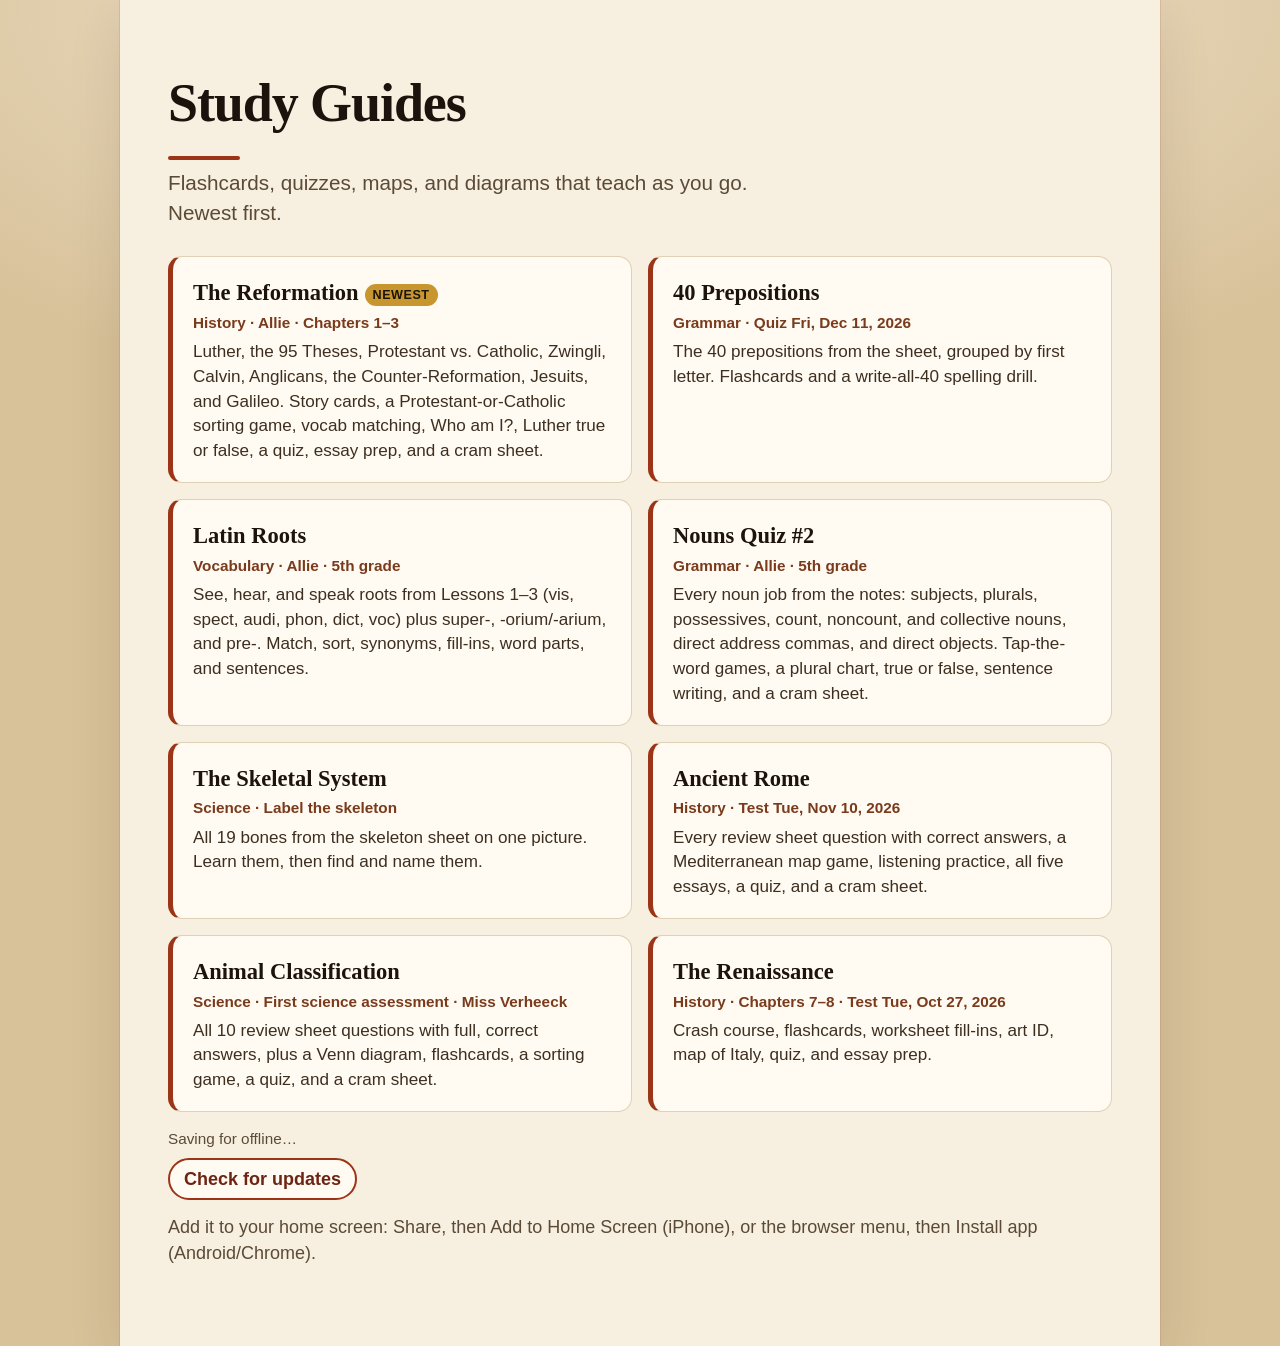
<file: index.html>
<!DOCTYPE html>
<html lang="en">
<head>
  <meta charset="utf-8">
  <meta name="viewport" content="width=device-width, initial-scale=1, viewport-fit=cover">
  <meta name="color-scheme" content="light">
  <meta name="theme-color" content="#f7f0e1">
  <meta name="apple-mobile-web-app-capable" content="yes">
  <meta name="mobile-web-app-capable" content="yes">
  <meta name="apple-mobile-web-app-title" content="Study Guides">
  <meta name="apple-mobile-web-app-status-bar-style" content="default">
  <title>Study Guides</title>
  <link rel="icon" href="data:image/svg+xml,%3Csvg xmlns='http://www.w3.org/2000/svg' viewBox='0 0 16 16'%3E%3Crect width='16' height='16' fill='%239c3418'/%3E%3Crect x='3' y='2' width='10' height='10' fill='%236e2412'/%3E%3Crect x='6' y='2' width='7' height='10' fill='%23f7f0e1'/%3E%3Crect x='8' y='7' width='2' height='7' fill='%23c8962e'/%3E%3C/svg%3E">
  <link rel="manifest" href="manifest.webmanifest">
  <link rel="apple-touch-icon" href="icons/apple-touch-icon.png">
  <style>
    *, *::before, *::after { box-sizing: border-box; }
    html { font-size: 18px; }
    body {
      margin: 0;
      color: #1c140c;
      background: #e4d3b4;
      font-family: -apple-system, BlinkMacSystemFont, "Segoe UI", Roboto, Helvetica, Arial, sans-serif;
      line-height: 1.45;
    }
    main {
      max-width: 640px;
      min-height: 100vh;
      margin: 0 auto;
      padding: calc(24px + env(safe-area-inset-top)) 16px calc(32px + env(safe-area-inset-bottom));
      background: #f7f0e1;
    }
    h1 {
      font-family: Georgia, "Iowan Old Style", Palatino, serif;
      font-size: 1.7rem;
      margin: 0 0 4px;
    }
    .lede { margin: 0 0 20px; color: #5b4a36; }
    ul { list-style: none; margin: 0; padding: 0; display: grid; gap: 12px; }
    a.guide {
      display: block;
      padding: 16px;
      border: 1px solid #e0d0b4;
      border-left: 5px solid #9c3418;
      border-radius: 14px;
      background: #fffaf2;
      color: inherit;
      text-decoration: none;
    }
    a.guide:active { background: #f6ead3; }
    a.guide:focus-visible { outline: 3px solid #c8962e; outline-offset: 2px; }
    .title {
      display: block;
      font-family: Georgia, "Iowan Old Style", Palatino, serif;
      font-size: 1.25rem;
      font-weight: bold;
    }
    .meta { display: block; margin-top: 2px; font-size: 0.85rem; color: #7a3a1c; font-weight: 600; }
    .blurb { display: block; margin-top: 6px; font-size: 0.95rem; color: #3d2f20; }
    .badge {
      display: inline-block;
      margin-left: 6px;
      padding: 1px 8px;
      border-radius: 999px;
      background: #c8962e;
      color: #1c140c;
      font: 700 0.7rem/1.6 -apple-system, BlinkMacSystemFont, "Segoe UI", sans-serif;
      vertical-align: middle;
      text-transform: uppercase;
      letter-spacing: 0.04em;
    }
    @media (min-width: 900px) {
      body {
        background:
          radial-gradient(900px 420px at 50% 0%, #f4e7cf 0%, #e4d3b4 52%, #d8c29a 100%);
      }
      main {
        max-width: 1040px;
        min-height: 100vh;
        padding: 64px 48px 80px;
        background: #f7f0e1;
        box-shadow:
          0 0 0 1px rgba(156, 52, 24, 0.12),
          0 18px 50px rgba(60, 30, 10, 0.12);
      }
      h1 {
        font-size: 3rem;
        letter-spacing: -0.02em;
        margin-bottom: 8px;
      }
      h1::after {
        content: "";
        display: block;
        width: 72px;
        height: 4px;
        margin-top: 14px;
        background: #9c3418;
        border-radius: 2px;
      }
      .lede {
        max-width: 36rem;
        font-size: 1.15rem;
        margin-bottom: 28px;
      }
      ul {
        grid-template-columns: repeat(auto-fill, minmax(420px, 1fr));
        gap: 16px;
      }
      a.guide {
        height: 100%;
        padding: 20px 20px 18px;
      }
    }
    @media (min-width: 900px) and (hover: hover) and (pointer: fine) {
      a.guide:hover {
        background: #fff;
        border-color: #c9a36a;
        box-shadow: 0 10px 24px rgba(60, 30, 10, 0.08);
      }
    }
    .offline-status {
      margin: 16px 0 8px;
      color: #5b4a36;
      font-size: 0.85rem;
    }
    .offline-refresh {
      border: 2px solid #9c3418;
      color: #6e2412;
      background: #fffaf2;
      border-radius: 999px;
      padding: 6px 14px;
      font: inherit;
      font-weight: bold;
      cursor: pointer;
    }
    .offline-refresh:disabled {
      opacity: 0.55;
      cursor: default;
    }
    .note {
      margin: 14px 0 0;
      color: #5b4a36;
    }
  </style>
</head>
<body>
  <main>
    <header>
      <h1>Study Guides</h1>
      <p class="lede">Flashcards, quizzes, maps, and diagrams that teach as you go. Newest first.</p>
    </header>
    <ul id="guides"></ul>
    <noscript>
      <ul>
        <li><a class="guide" href="reformation/"><span class="title">The Reformation</span></a></li>
        <li><a class="guide" href="prepositions/"><span class="title">40 Prepositions</span></a></li>
        <li><a class="guide" href="latin-roots/"><span class="title">Latin Roots</span></a></li>
        <li><a class="guide" href="nouns/"><span class="title">Nouns Quiz #2</span></a></li>
        <li><a class="guide" href="skeletal-system/"><span class="title">The Skeletal System</span></a></li>
        <li><a class="guide" href="ancient-rome/"><span class="title">Ancient Rome</span></a></li>
        <li><a class="guide" href="animal-classification/"><span class="title">Animal Classification</span></a></li>
        <li><a class="guide" href="renaissance/"><span class="title">The Renaissance</span></a></li>
      </ul>
    </noscript>
    <div id="offline"></div>
    <p class="note">Add it to your home screen: Share, then Add to Home Screen (iPhone), or the browser menu, then Install app (Android/Chrome).</p>
  </main>
  <script>
    // Add new guides here; the list always sorts newest first by `added`.
    const GUIDES = [
      {
        path: "reformation/",
        title: "The Reformation",
        meta: "History · Allie · Chapters 1–3",
        blurb: "Luther, the 95 Theses, Protestant vs. Catholic, Zwingli, Calvin, Anglicans, the Counter-Reformation, Jesuits, and Galileo. Story cards, a Protestant-or-Catholic sorting game, vocab matching, Who am I?, Luther true or false, a quiz, essay prep, and a cram sheet.",
        added: "2026-11-24",
      },
      {
        path: "prepositions/",
        title: "40 Prepositions",
        meta: "Grammar · Quiz Fri, Dec 11, 2026",
        blurb: "The 40 prepositions from the sheet, grouped by first letter. Flashcards and a write-all-40 spelling drill.",
        added: "2026-11-17",
      },
      {
        path: "latin-roots/",
        title: "Latin Roots",
        meta: "Vocabulary · Allie · 5th grade",
        blurb: "See, hear, and speak roots from Lessons 1–3 (vis, spect, audi, phon, dict, voc) plus super-, -orium/-arium, and pre-. Match, sort, synonyms, fill-ins, word parts, and sentences.",
        added: "2026-11-17",
      },
      {
        path: "nouns/",
        title: "Nouns Quiz #2",
        meta: "Grammar · Allie · 5th grade",
        blurb: "Every noun job from the notes: subjects, plurals, possessives, count, noncount, and collective nouns, direct address commas, and direct objects. Tap-the-word games, a plural chart, true or false, sentence writing, and a cram sheet.",
        added: "2026-11-16",
      },
      {
        path: "skeletal-system/",
        title: "The Skeletal System",
        meta: "Science · Label the skeleton",
        blurb: "All 19 bones from the skeleton sheet on one picture. Learn them, then find and name them.",
        added: "2026-11-16",
      },
      {
        path: "ancient-rome/",
        title: "Ancient Rome",
        meta: "History · Test Tue, Nov 10, 2026",
        blurb: "Every review sheet question with correct answers, a Mediterranean map game, listening practice, all five essays, a quiz, and a cram sheet.",
        added: "2026-11-04",
      },
      {
        path: "animal-classification/",
        title: "Animal Classification",
        meta: "Science · First science assessment · Miss Verheeck",
        blurb: "All 10 review sheet questions with full, correct answers, plus a Venn diagram, flashcards, a sorting game, a quiz, and a cram sheet.",
        added: "2026-10-31",
      },
      {
        path: "renaissance/",
        title: "The Renaissance",
        meta: "History · Chapters 7–8 · Test Tue, Oct 27, 2026",
        blurb: "Crash course, flashcards, worksheet fill-ins, art ID, map of Italy, quiz, and essay prep.",
        added: "2026-10-22",
      },
    ];

    const list = document.getElementById("guides");
    GUIDES.slice()
      .sort((a, b) => b.added.localeCompare(a.added))
      .forEach((guide, i) => {
        const li = document.createElement("li");
        const a = document.createElement("a");
        a.className = "guide";
        a.href = guide.path;
        const title = document.createElement("span");
        title.className = "title";
        title.textContent = guide.title;
        if (i === 0) {
          const badge = document.createElement("span");
          badge.className = "badge";
          badge.textContent = "Newest";
          title.appendChild(badge);
        }
        const meta = document.createElement("span");
        meta.className = "meta";
        meta.textContent = guide.meta;
        const blurb = document.createElement("span");
        blurb.className = "blurb";
        blurb.textContent = guide.blurb;
        a.append(title, meta, blurb);
        li.appendChild(a);
        list.appendChild(li);
      });
  </script>
  <script src="offline.js"></script>
  <script>
    var offlineBox = document.getElementById("offline");
    if (window.StudyOffline) window.StudyOffline.mount(offlineBox);
  </script>
</body>
</html>
</file>
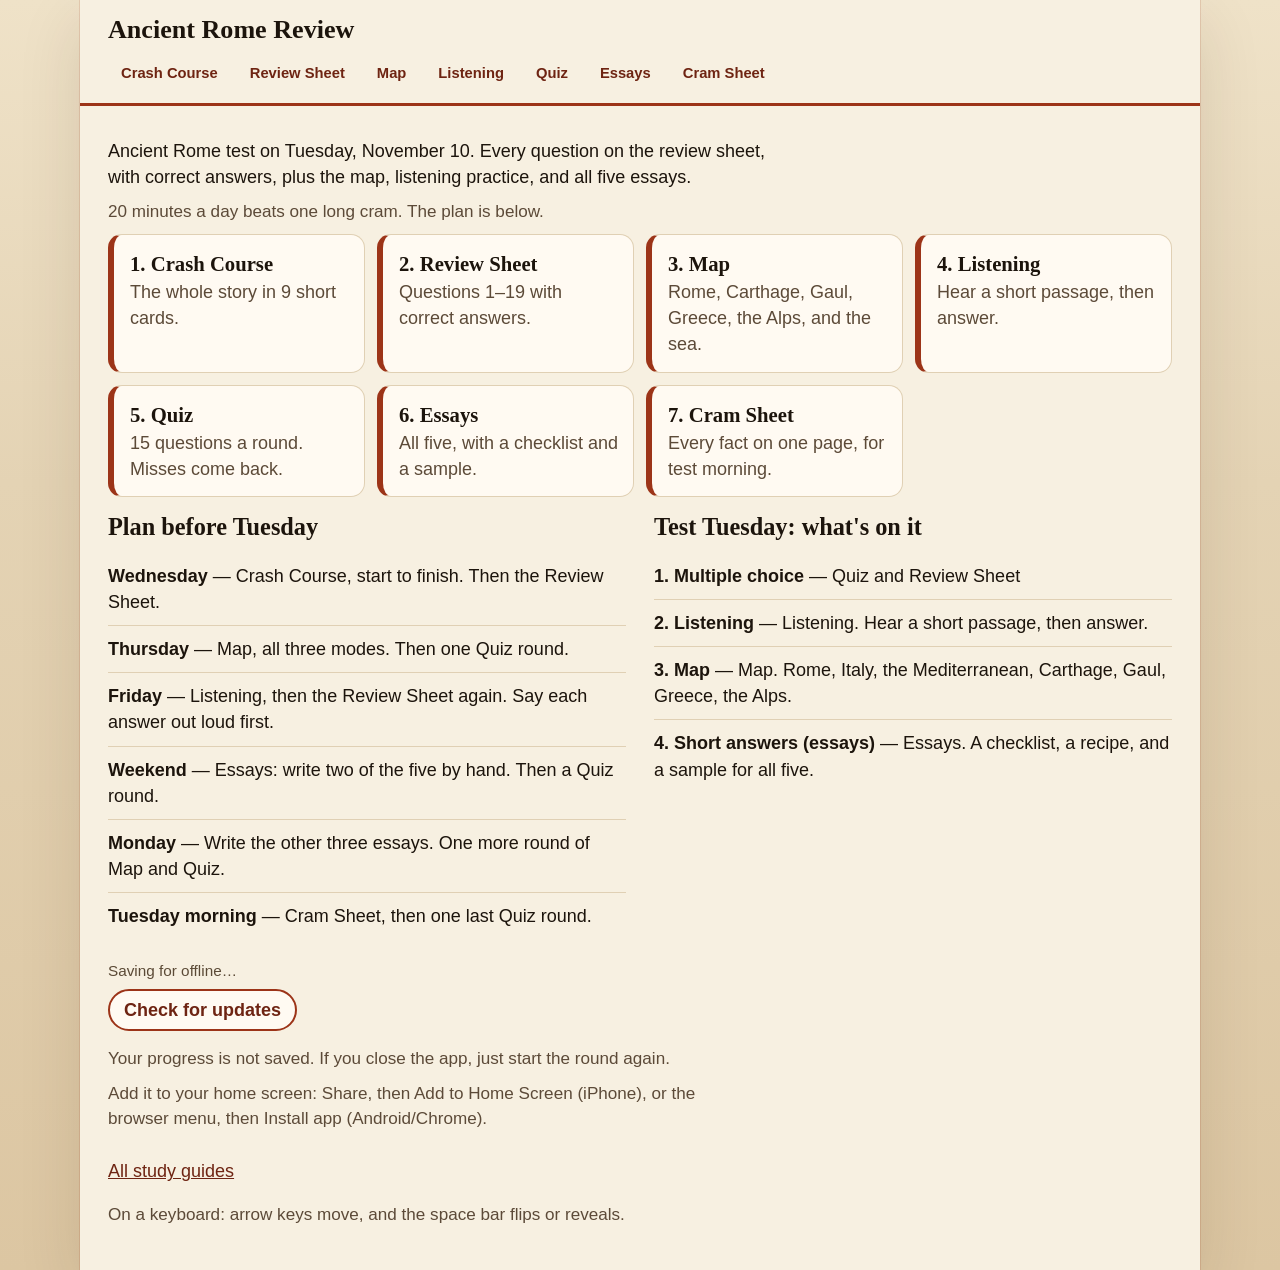
<file: ancient-rome/index.html>
<!DOCTYPE html>
<html lang="en">
<head>
  <meta charset="utf-8">
  <meta name="viewport" content="width=device-width, initial-scale=1, viewport-fit=cover">
  <meta name="color-scheme" content="light">
  <meta name="theme-color" content="#f7f0e1">
  <meta name="apple-mobile-web-app-capable" content="yes">
  <meta name="mobile-web-app-capable" content="yes">
  <meta name="apple-mobile-web-app-title" content="Study Guides">
  <meta name="apple-mobile-web-app-status-bar-style" content="default">
  <title>Ancient Rome Review</title>
  <link rel="icon" href="data:image/svg+xml,%3Csvg xmlns='http://www.w3.org/2000/svg' viewBox='0 0 16 16'%3E%3Crect width='16' height='16' fill='%239c3418'/%3E%3Crect x='3' y='2' width='10' height='10' fill='%236e2412'/%3E%3Crect x='6' y='2' width='7' height='10' fill='%23f7f0e1'/%3E%3Crect x='8' y='7' width='2' height='7' fill='%23c8962e'/%3E%3C/svg%3E">
  <link rel="manifest" href="../manifest.webmanifest">
  <link rel="apple-touch-icon" href="../icons/apple-touch-icon.png">
  <link rel="stylesheet" href="styles.css">
</head>
<body>
  <div class="app">
    <header class="topbar">
      <div class="top-side" id="top-start"></div>
      <h1 id="top-title">Ancient Rome Review</h1>
      <div class="top-side top-meta" id="top-meta"></div>
    </header>
    <main id="view"></main>
  </div>
  <div class="bottombar" id="bottombar" hidden></div>
  <div id="live" class="visually-hidden" aria-live="polite"></div>
  <noscript><p>This study page needs JavaScript. Turn it on, then reload.</p></noscript>
  <script src="content.js"></script>
  <script src="../offline.js"></script>
  <script src="app.js"></script>
</body>
</html>
</file>
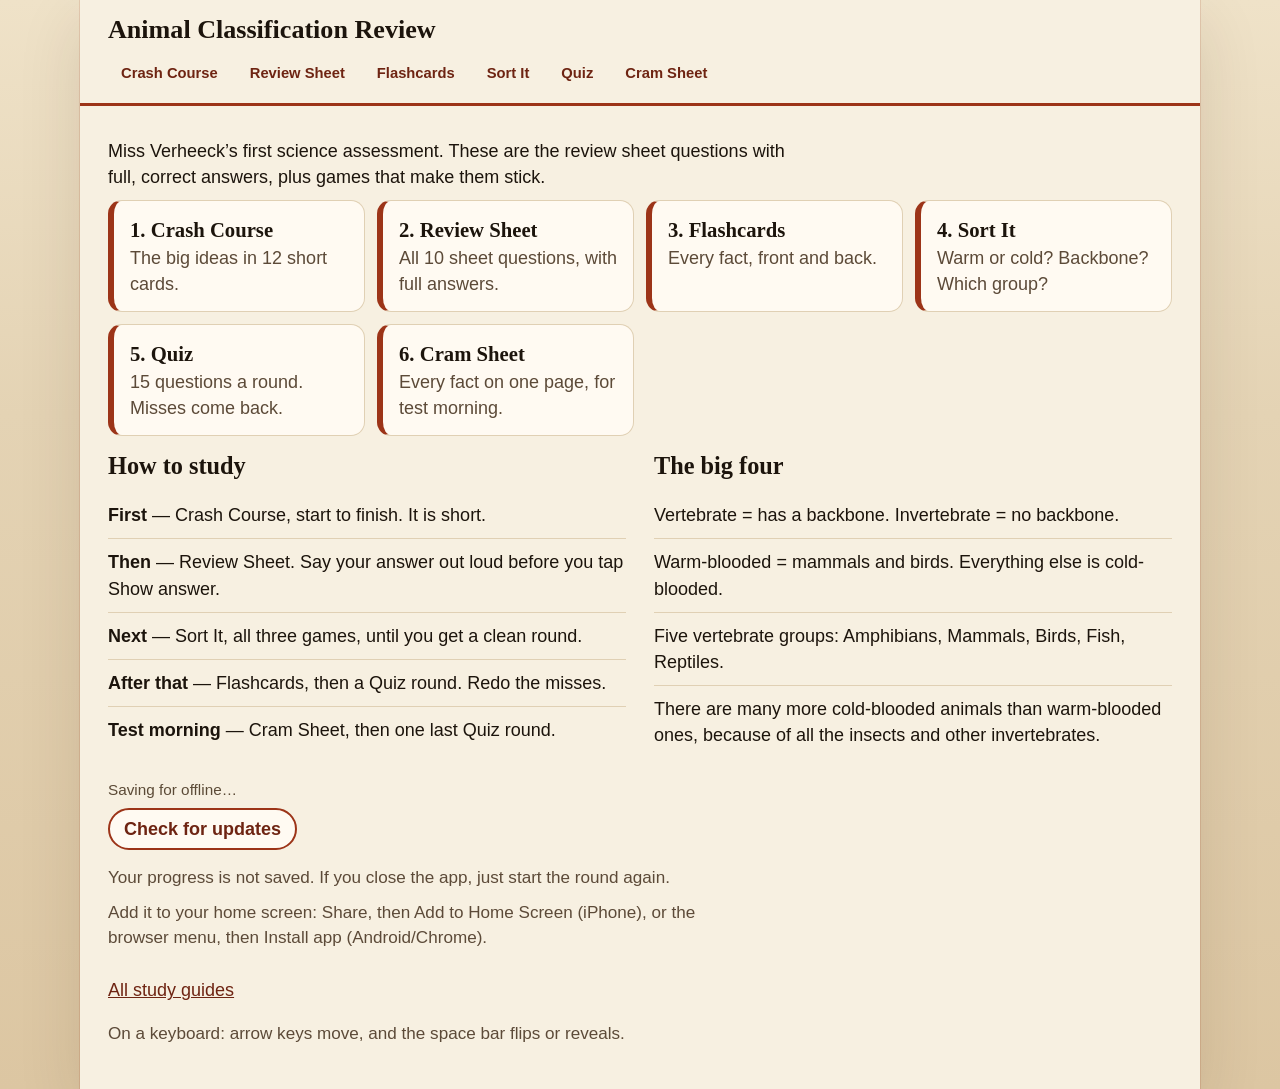
<file: animal-classification/index.html>
<!DOCTYPE html>
<html lang="en">
<head>
  <meta charset="utf-8">
  <meta name="viewport" content="width=device-width, initial-scale=1, viewport-fit=cover">
  <meta name="color-scheme" content="light">
  <meta name="theme-color" content="#f7f0e1">
  <meta name="apple-mobile-web-app-capable" content="yes">
  <meta name="mobile-web-app-capable" content="yes">
  <meta name="apple-mobile-web-app-title" content="Study Guides">
  <meta name="apple-mobile-web-app-status-bar-style" content="default">
  <title>Animal Classification Review</title>
  <link rel="icon" href="data:image/svg+xml,%3Csvg xmlns='http://www.w3.org/2000/svg' viewBox='0 0 16 16'%3E%3Crect width='16' height='16' fill='%239c3418'/%3E%3Crect x='3' y='2' width='10' height='10' fill='%236e2412'/%3E%3Crect x='6' y='2' width='7' height='10' fill='%23f7f0e1'/%3E%3Crect x='8' y='7' width='2' height='7' fill='%23c8962e'/%3E%3C/svg%3E">
  <link rel="manifest" href="../manifest.webmanifest">
  <link rel="apple-touch-icon" href="../icons/apple-touch-icon.png">
  <link rel="stylesheet" href="styles.css">
</head>
<body>
  <div class="app">
    <header class="topbar">
      <div class="top-side" id="top-start"></div>
      <h1 id="top-title">Animal Classification Review</h1>
      <div class="top-side top-meta" id="top-meta"></div>
    </header>
    <main id="view"></main>
  </div>
  <div class="bottombar" id="bottombar" hidden></div>
  <div id="live" class="visually-hidden" aria-live="polite"></div>
  <noscript><p>This study page needs JavaScript. Turn it on, then reload.</p></noscript>
  <script src="content.js"></script>
  <script src="../offline.js"></script>
  <script src="app.js"></script>
</body>
</html>
</file>
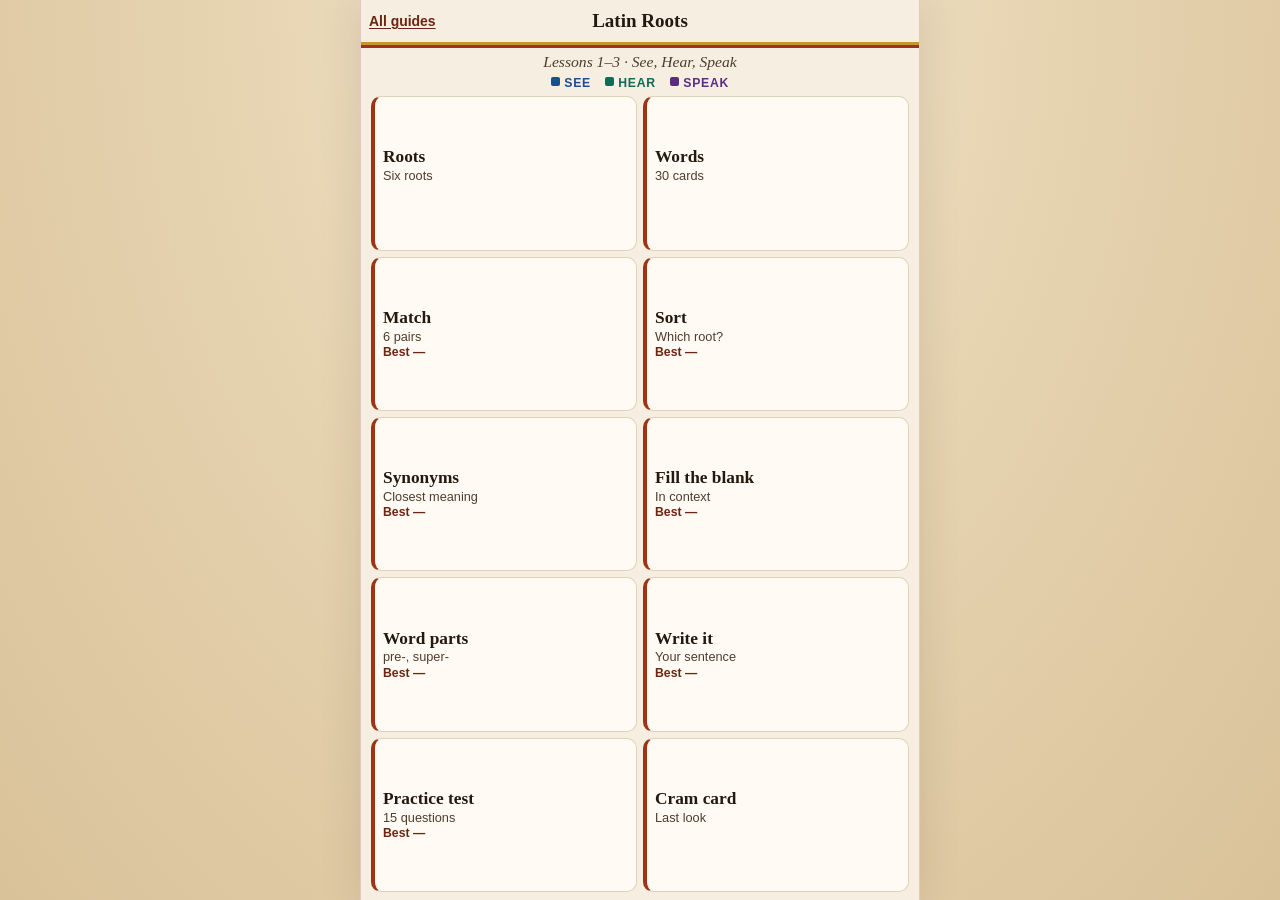
<file: latin-roots/index.html>
<!DOCTYPE html>
<html lang="en">
<head>
  <meta charset="utf-8">
  <meta name="viewport" content="width=device-width, initial-scale=1, viewport-fit=cover">
  <meta name="color-scheme" content="light">
  <meta name="theme-color" content="#f6efe1">
  <meta name="apple-mobile-web-app-capable" content="yes">
  <meta name="mobile-web-app-capable" content="yes">
  <meta name="apple-mobile-web-app-title" content="Latin Roots">
  <meta name="apple-mobile-web-app-status-bar-style" content="default">
  <title>Latin Roots</title>
  <link rel="icon" href="data:image/svg+xml,%3Csvg xmlns='http://www.w3.org/2000/svg' viewBox='0 0 16 16'%3E%3Crect width='16' height='16' fill='%239c3418'/%3E%3Crect x='2' y='2' width='12' height='12' fill='%23f6efe1'/%3E%3Crect x='3.5' y='3.5' width='9' height='2.4' fill='%231a4f8b'/%3E%3Crect x='3.5' y='6.8' width='9' height='2.4' fill='%230d6b58'/%3E%3Crect x='3.5' y='10.1' width='9' height='2.4' fill='%235b2d82'/%3E%3C/svg%3E">
  <link rel="manifest" href="../manifest.webmanifest">
  <link rel="apple-touch-icon" href="../icons/apple-touch-icon.png">
  <link rel="stylesheet" href="styles.css">
</head>
<body>
  <noscript><p>This study page needs JavaScript. Turn it on, then reload. <a href="../">All guides</a></p></noscript>
  <div class="app">
    <header class="topbar">
      <div class="top-row">
        <div class="top-side" id="top-start"><a class="all-guides" href="../">All guides</a></div>
        <h1 id="top-title">Latin Roots</h1>
        <div class="top-side top-meta" id="top-meta"></div>
      </div>
    </header>
    <main id="view"></main>
  </div>
  <div id="live" class="visually-hidden" aria-live="polite" aria-atomic="true"></div>
  <script src="content.js"></script>
  <script src="../offline.js"></script>
  <script src="app.js"></script>
</body>
</html>
</file>
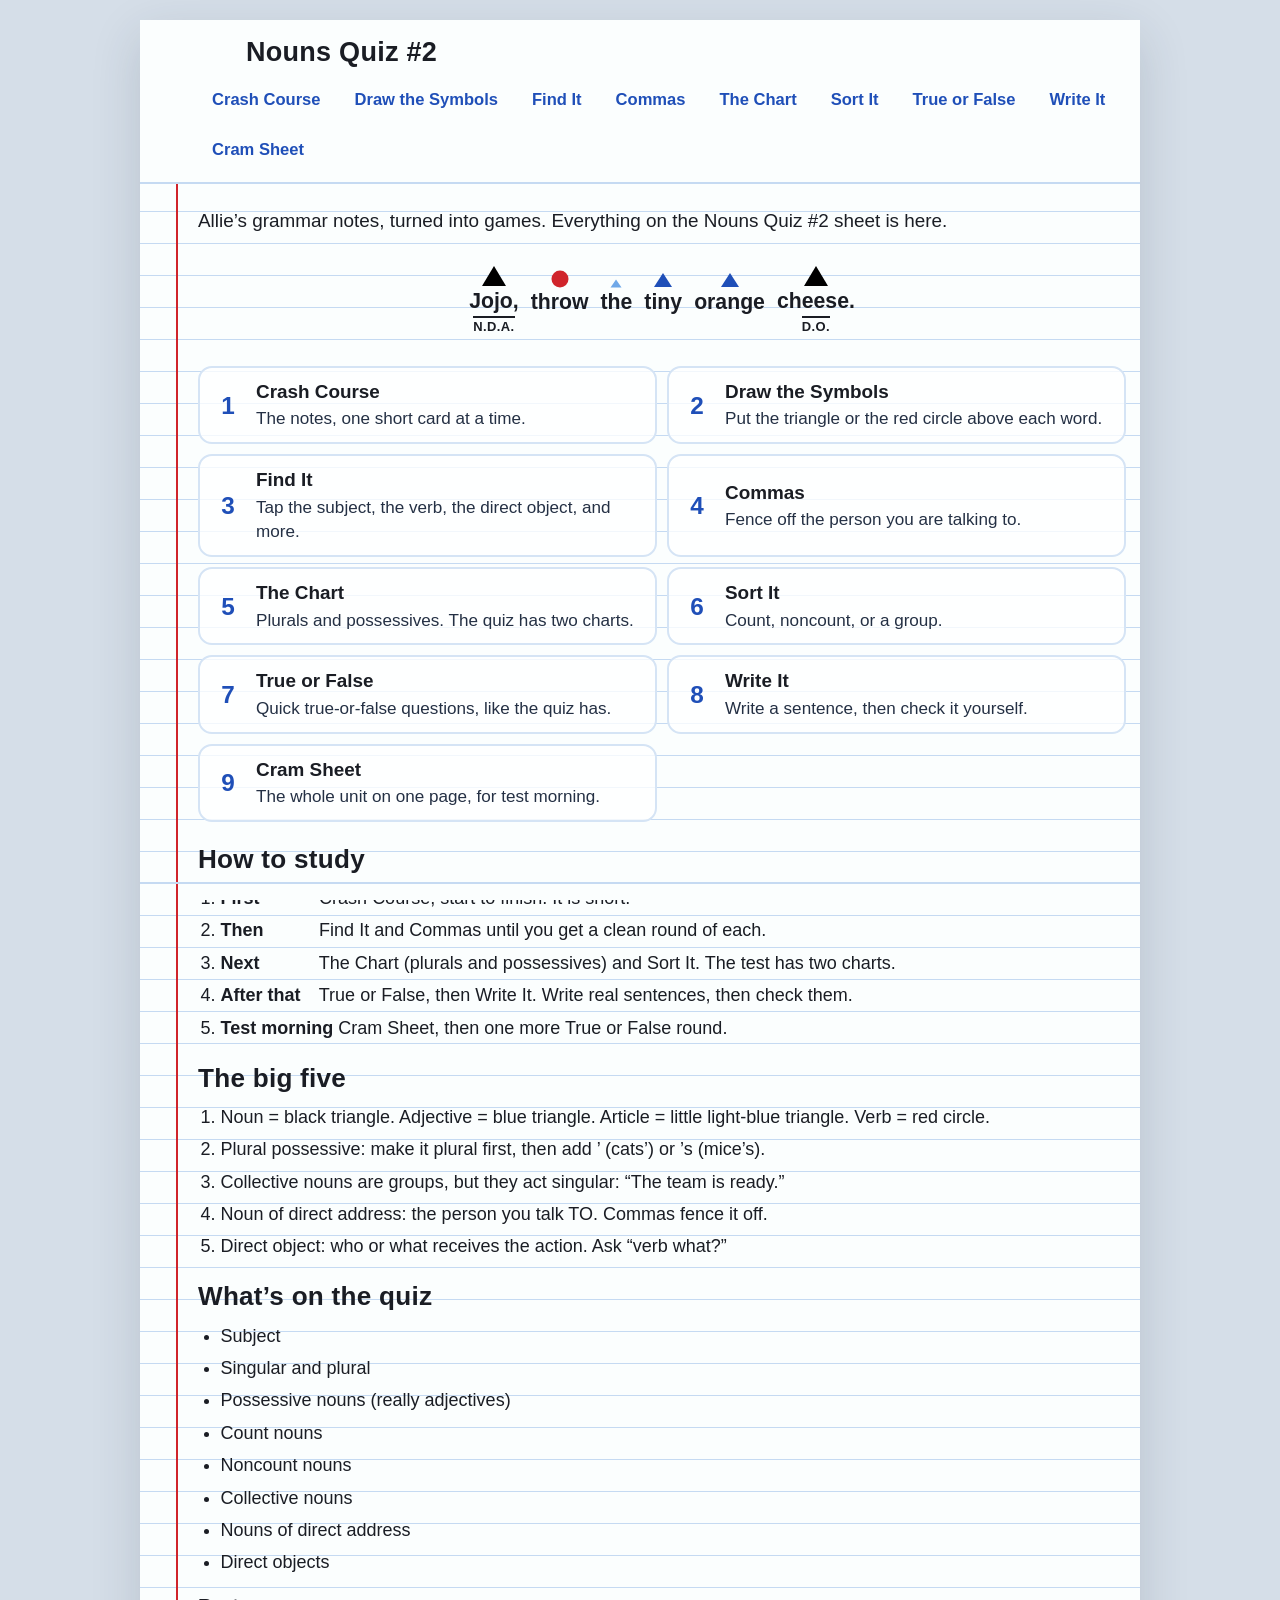
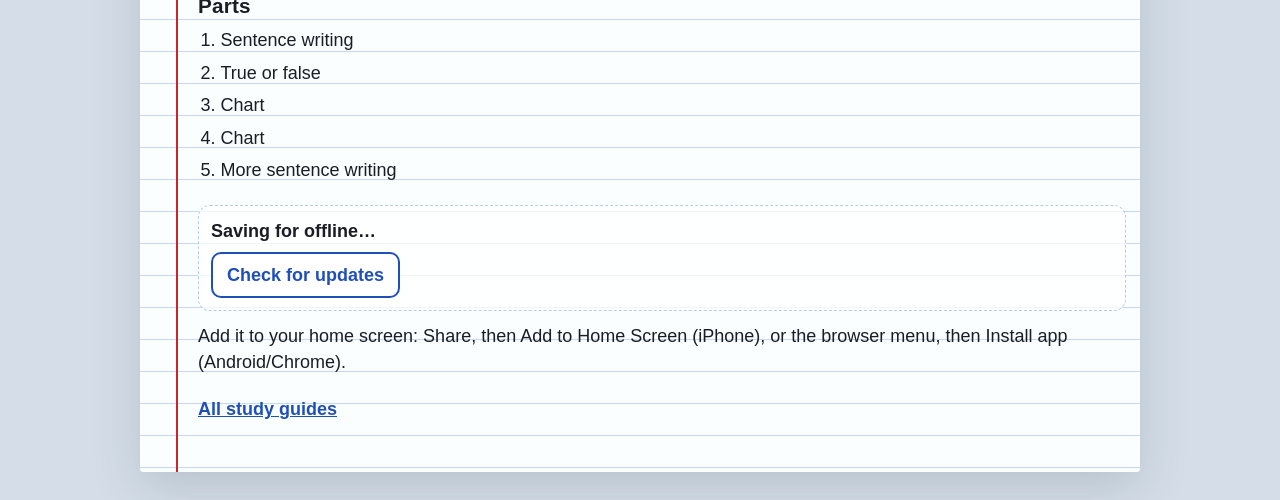
<file: nouns/index.html>
<!DOCTYPE html>
<html lang="en">
<head>
  <meta charset="utf-8">
  <meta name="viewport" content="width=device-width, initial-scale=1, viewport-fit=cover">
  <meta name="color-scheme" content="light">
  <meta name="theme-color" content="#fbfefe">
  <meta name="apple-mobile-web-app-capable" content="yes">
  <meta name="mobile-web-app-capable" content="yes">
  <meta name="apple-mobile-web-app-title" content="Study Guides">
  <meta name="apple-mobile-web-app-status-bar-style" content="default">
  <title>Nouns Quiz #2</title>
  <link rel="icon" href="data:image/svg+xml,%3Csvg xmlns='http://www.w3.org/2000/svg' viewBox='0 0 16 16'%3E%3Crect width='16' height='16' fill='%239c3418'/%3E%3Crect x='3' y='2' width='10' height='10' fill='%236e2412'/%3E%3Crect x='6' y='2' width='7' height='10' fill='%23f7f0e1'/%3E%3Crect x='8' y='7' width='2' height='7' fill='%23c8962e'/%3E%3C/svg%3E">
  <link rel="manifest" href="../manifest.webmanifest">
  <link rel="apple-touch-icon" href="../icons/apple-touch-icon.png">
  <link rel="stylesheet" href="styles.css">
</head>
<body>
  <noscript><p>This study page needs JavaScript. Turn it on, then reload.</p></noscript>
  <div class="app">
    <header class="topbar">
      <div class="top-row">
        <div class="top-side" id="top-start"></div>
        <h1 id="top-title">Nouns Quiz #2</h1>
        <div class="top-side top-meta" id="top-meta"></div>
      </div>
      <nav id="desk-nav" class="desk-nav" aria-label="Study modes"></nav>
    </header>
    <main id="view"></main>
  </div>
  <div class="bottombar" id="bottombar" role="group" aria-label="Actions" hidden></div>
  <div id="live" class="visually-hidden" aria-live="polite" aria-atomic="true"></div>
  <script src="content.js"></script>
  <script src="../offline.js"></script>
  <script src="app.js"></script>
</body>
</html>
</file>
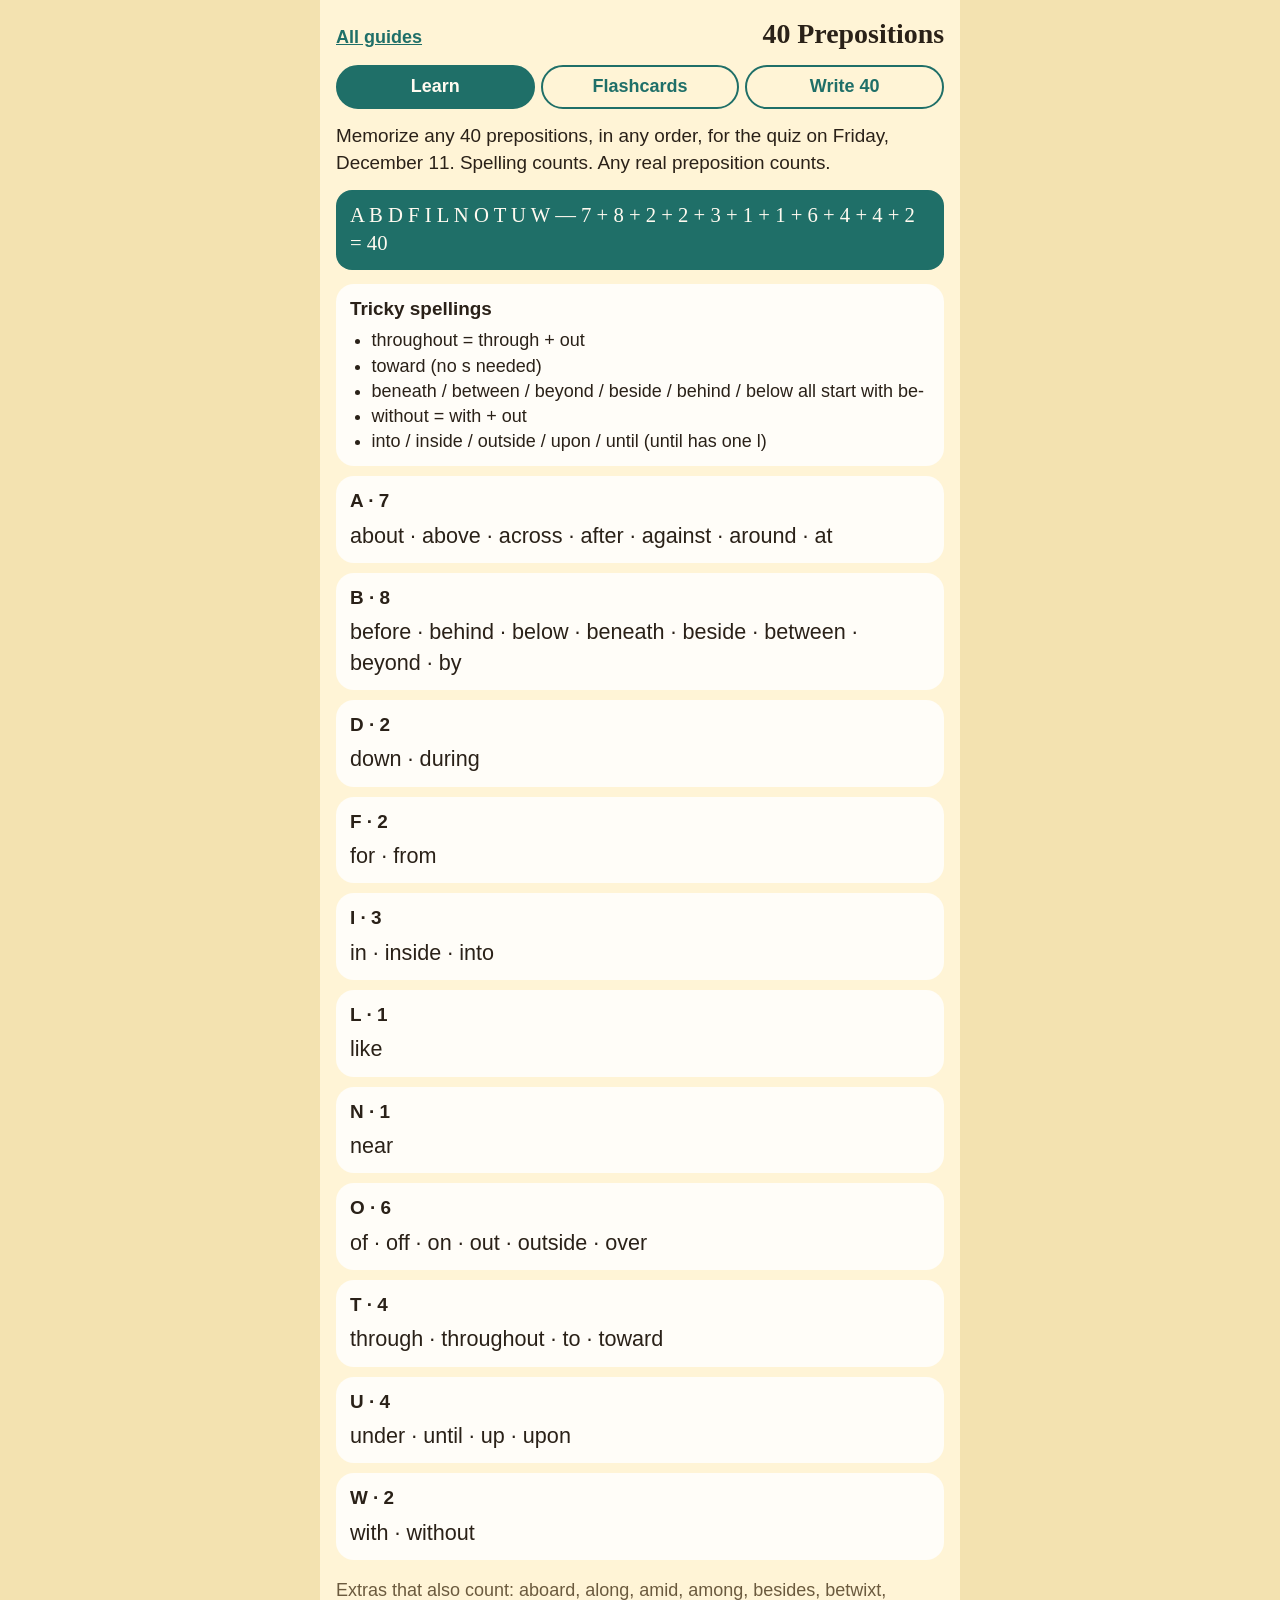
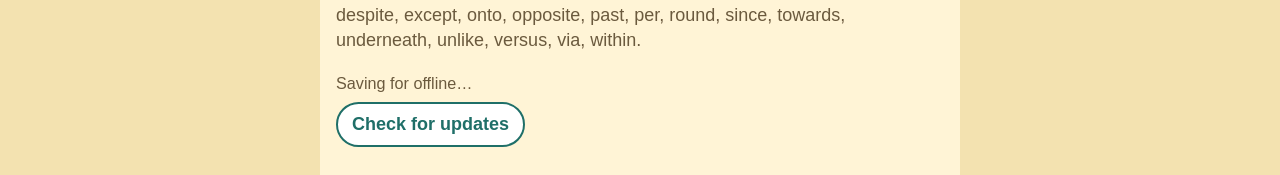
<file: prepositions/index.html>
<!DOCTYPE html>
<html lang="en">
<head>
  <meta charset="utf-8">
  <meta name="viewport" content="width=device-width, initial-scale=1, viewport-fit=cover">
  <meta name="color-scheme" content="light">
  <meta name="theme-color" content="#fff4d6">
  <meta name="apple-mobile-web-app-capable" content="yes">
  <meta name="mobile-web-app-capable" content="yes">
  <meta name="apple-mobile-web-app-title" content="Prepositions">
  <meta name="apple-mobile-web-app-status-bar-style" content="default">
  <title>40 Prepositions</title>
  <link rel="icon" href="data:image/svg+xml,%3Csvg xmlns='http://www.w3.org/2000/svg' viewBox='0 0 16 16'%3E%3Crect width='16' height='16' rx='3' fill='%231f6f68'/%3E%3Ctext x='8' y='12' text-anchor='middle' font-size='9' font-family='Georgia' fill='%23fff6d6'%3EP%3C/text%3E%3C/svg%3E">
  <link rel="manifest" href="../manifest.webmanifest">
  <link rel="apple-touch-icon" href="../icons/apple-touch-icon.png">
  <link rel="stylesheet" href="styles.css">
</head>
<body>
  <noscript><p>This study page needs JavaScript. Turn it on, then reload. <a href="../">All guides</a></p></noscript>
  <div class="app">
    <header class="topbar">
      <div class="top-row">
        <a class="back" href="../">All guides</a>
        <h1>40 Prepositions</h1>
      </div>
      <nav id="desk-nav" class="tabs" aria-label="Study modes"></nav>
    </header>
    <main id="view"></main>
    <div id="offline"></div>
  </div>
  <div id="live" class="visually-hidden" aria-live="polite"></div>
  <script src="content.js"></script>
  <script src="../offline.js"></script>
  <script src="app.js"></script>
</body>
</html>
</file>
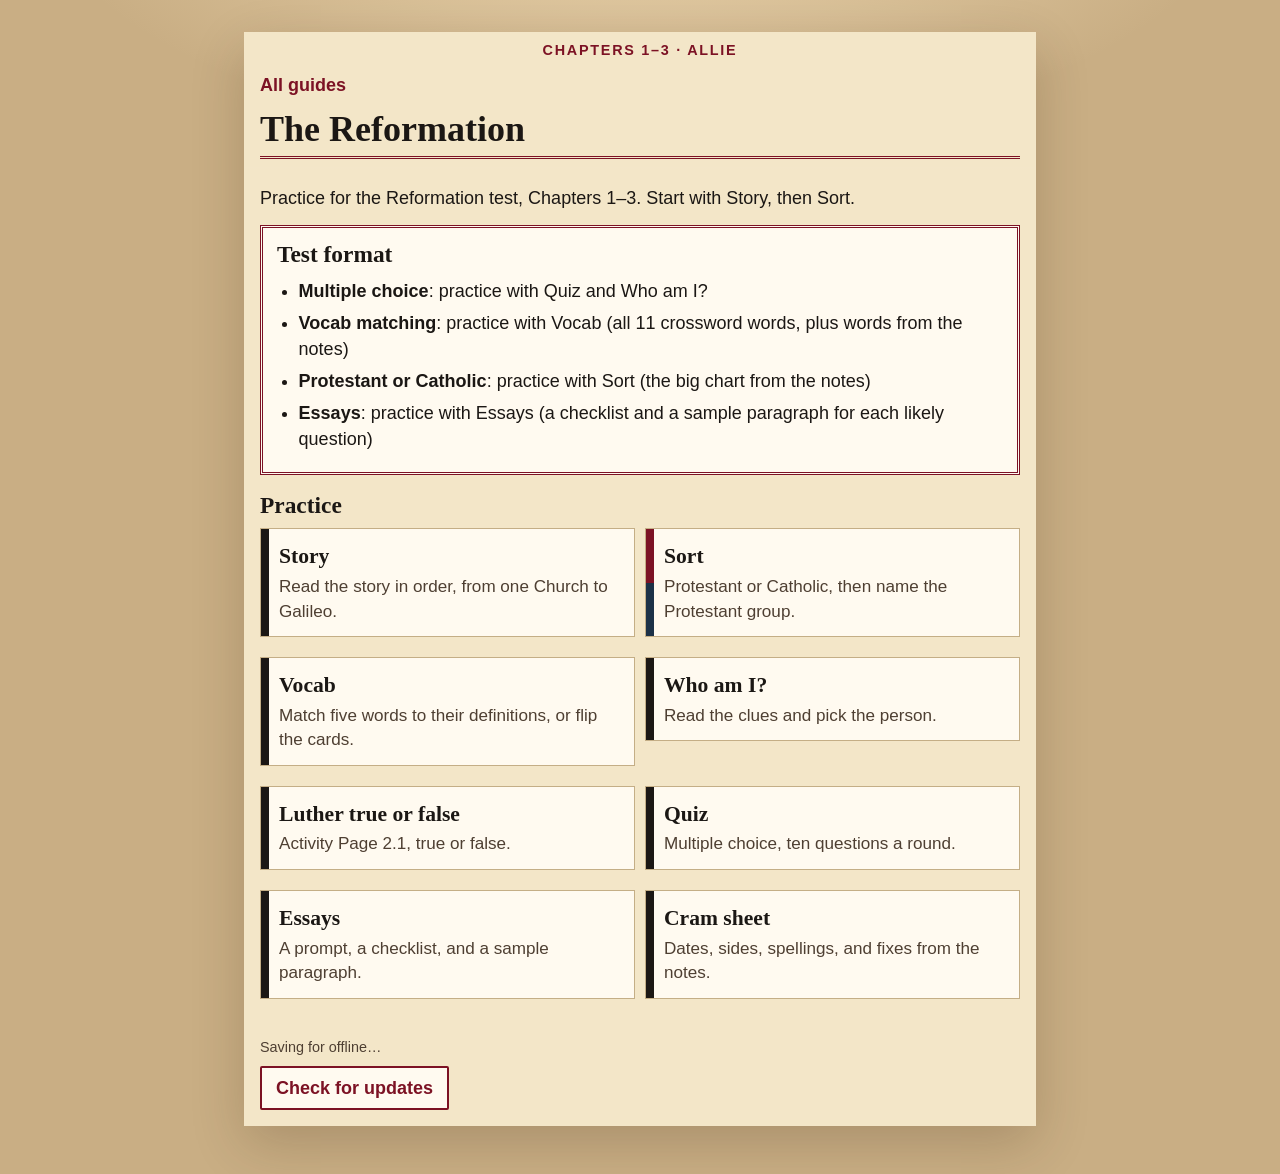
<file: reformation/index.html>
<!DOCTYPE html>
<html lang="en">
<head>
  <meta charset="utf-8">
  <meta name="viewport" content="width=device-width, initial-scale=1, viewport-fit=cover">
  <meta name="color-scheme" content="light">
  <meta name="theme-color" content="#f3e6c8">
  <meta name="apple-mobile-web-app-capable" content="yes">
  <meta name="mobile-web-app-capable" content="yes">
  <meta name="apple-mobile-web-app-title" content="The Reformation">
  <meta name="apple-mobile-web-app-status-bar-style" content="default">
  <title>The Reformation</title>
  <link rel="icon" href="data:image/svg+xml,%3Csvg xmlns='http://www.w3.org/2000/svg' viewBox='0 0 16 16'%3E%3Crect width='16' height='16' rx='3' fill='%237c1224'/%3E%3Cpath d='M4 15V7.8a4 4 0 0 1 8 0V15z' fill='%23f4e6c8'/%3E%3Ctext x='8' y='13' text-anchor='middle' font-family='Georgia' font-size='5' font-weight='700' fill='%237c1224'%3E95%3C/text%3E%3C/svg%3E">
  <link rel="manifest" href="../manifest.webmanifest">
  <link rel="apple-touch-icon" href="../icons/apple-touch-icon.png">
  <link rel="stylesheet" href="styles.css">
</head>
<body>
  <noscript><p>This study page needs JavaScript. Turn it on, then reload. <a href="../">All guides</a></p></noscript>
  <div class="app">
    <header class="topbar">
      <p class="running" id="running">Chapters 1–3 · Allie</p>
      <div class="top-row">
        <a class="back" href="../">All guides</a>
        <a class="modes" id="modes-link" href="#home" hidden>Modes</a>
      </div>
      <h1 id="title" tabindex="-1">The Reformation</h1>
    </header>
    <main id="view"></main>
    <div id="offline"></div>
  </div>
  <div id="live" class="visually-hidden" aria-live="polite" aria-atomic="true"></div>
  <script src="content.js"></script>
  <script src="../offline.js"></script>
  <script src="app.js"></script>
</body>
</html>
</file>
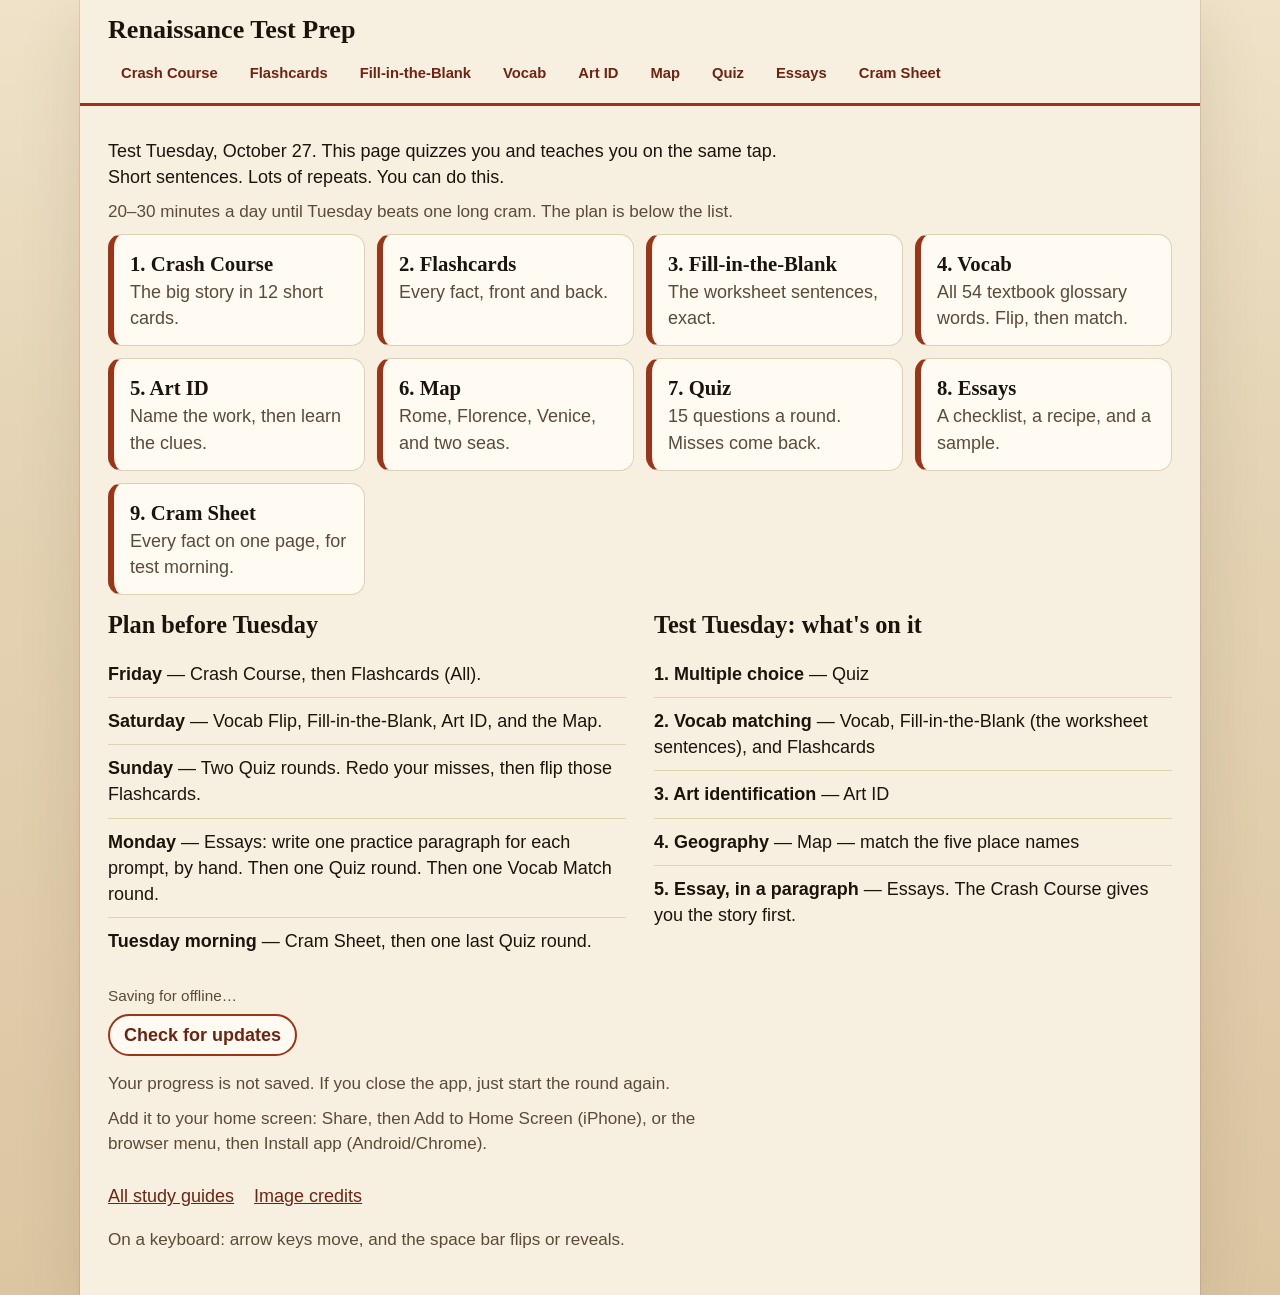
<file: renaissance/index.html>
<!DOCTYPE html>
<html lang="en">
<head>
  <meta charset="utf-8">
  <meta name="viewport" content="width=device-width, initial-scale=1, viewport-fit=cover">
  <meta name="color-scheme" content="light">
  <meta name="theme-color" content="#f7f0e1">
  <meta name="apple-mobile-web-app-capable" content="yes">
  <meta name="mobile-web-app-capable" content="yes">
  <meta name="apple-mobile-web-app-title" content="Study Guides">
  <meta name="apple-mobile-web-app-status-bar-style" content="default">
  <title>Renaissance Test Prep</title>
  <link rel="icon" href="data:image/svg+xml,%3Csvg xmlns='http://www.w3.org/2000/svg' viewBox='0 0 16 16'%3E%3Crect width='16' height='16' fill='%239c3418'/%3E%3Crect x='3' y='2' width='10' height='10' fill='%236e2412'/%3E%3Crect x='6' y='2' width='7' height='10' fill='%23f7f0e1'/%3E%3Crect x='8' y='7' width='2' height='7' fill='%23c8962e'/%3E%3C/svg%3E">
  <link rel="manifest" href="../manifest.webmanifest">
  <link rel="apple-touch-icon" href="../icons/apple-touch-icon.png">
  <link rel="stylesheet" href="styles.css">
</head>
<body>
  <div class="app">
    <header class="topbar">
      <div class="top-side" id="top-start"></div>
      <h1 id="top-title">Renaissance Test Prep</h1>
      <div class="top-side top-meta" id="top-meta"></div>
    </header>
    <main id="view"></main>
  </div>
  <div class="bottombar" id="bottombar" hidden></div>
  <div id="live" class="visually-hidden" aria-live="polite"></div>
  <noscript><p>This study page needs JavaScript. Turn it on, then reload.</p></noscript>
  <script src="content.js"></script>
  <script src="../offline.js"></script>
  <script src="app.js"></script>
</body>
</html>
</file>
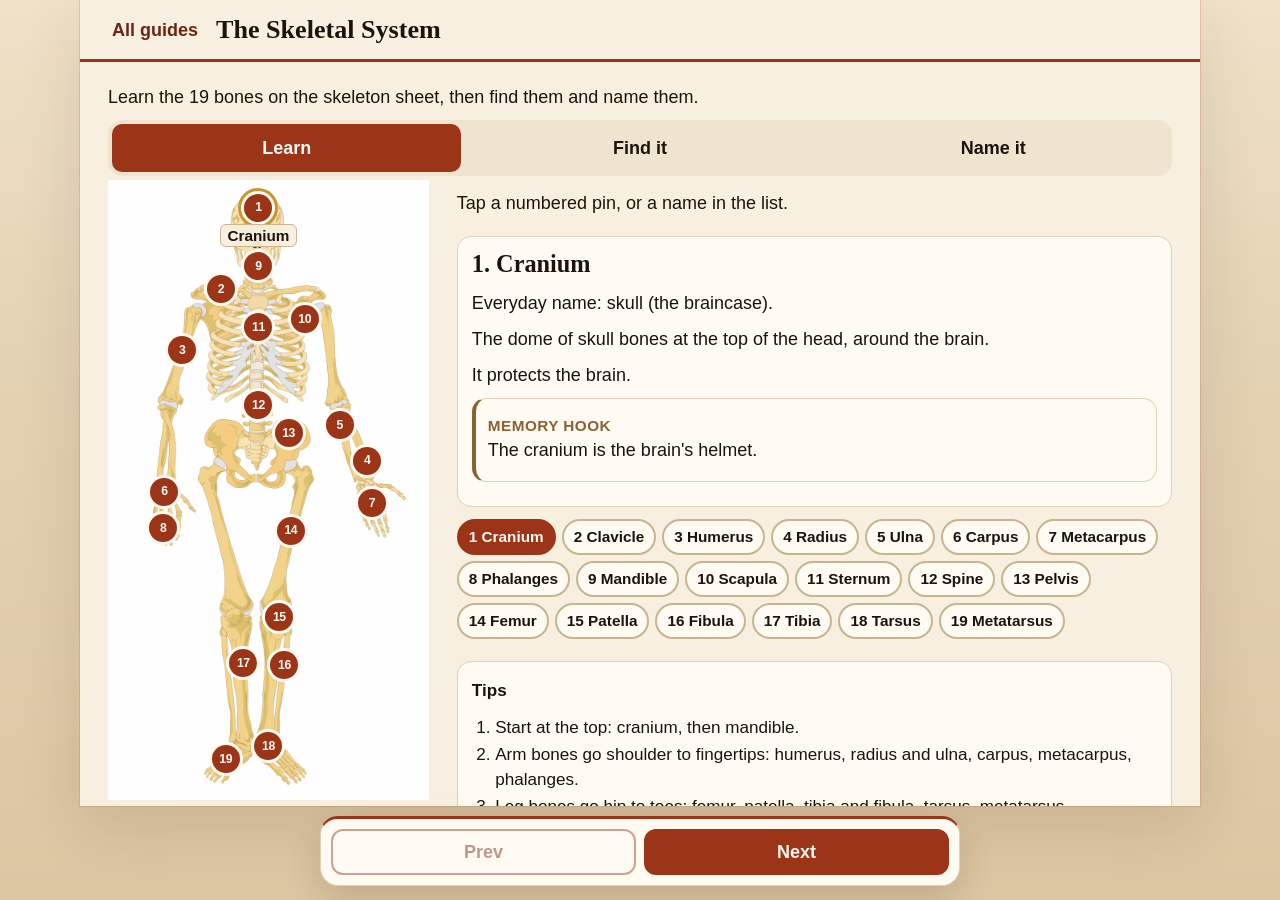
<file: skeletal-system/index.html>
<!DOCTYPE html>
<html lang="en">
<head>
  <meta charset="utf-8">
  <meta name="viewport" content="width=device-width, initial-scale=1, viewport-fit=cover">
  <meta name="color-scheme" content="light">
  <meta name="theme-color" content="#f7f0e1">
  <meta name="apple-mobile-web-app-capable" content="yes">
  <meta name="mobile-web-app-capable" content="yes">
  <meta name="apple-mobile-web-app-title" content="Study Guides">
  <meta name="apple-mobile-web-app-status-bar-style" content="default">
  <title>The Skeletal System</title>
  <link rel="icon" href="data:image/svg+xml,%3Csvg xmlns='http://www.w3.org/2000/svg' viewBox='0 0 16 16'%3E%3Crect width='16' height='16' fill='%239c3418'/%3E%3Crect x='3' y='2' width='10' height='10' fill='%236e2412'/%3E%3Crect x='6' y='2' width='7' height='10' fill='%23f7f0e1'/%3E%3Crect x='8' y='7' width='2' height='7' fill='%23c8962e'/%3E%3C/svg%3E">
  <link rel="manifest" href="../manifest.webmanifest">
  <link rel="apple-touch-icon" href="../icons/apple-touch-icon.png">
  <link rel="stylesheet" href="styles.css">
</head>
<body>
  <div class="app">
    <header class="topbar">
      <div class="top-side" id="top-start"></div>
      <h1 id="top-title">The Skeletal System</h1>
      <div class="top-side top-meta" id="top-meta"></div>
    </header>
    <main id="view"></main>
  </div>
  <div class="bottombar" id="bottombar" hidden></div>
  <div id="live" class="visually-hidden" aria-live="polite"></div>
  <noscript><p>This study page needs JavaScript. Turn it on, then reload.</p></noscript>
  <script src="content.js"></script>
  <script src="../offline.js"></script>
  <script src="app.js"></script>
</body>
</html>
</file>
<file: ancient-rome/styles.css>
/* Ancient Rome Review — mobile first, parchment and terracotta. */

*,
*::before,
*::after {
  box-sizing: border-box;
}

html {
  font-size: 18px;
  color-scheme: light;
}

body {
  margin: 0;
  color: #1c140c;
  background: #e4d3b4;
  font-family: -apple-system, BlinkMacSystemFont, "Segoe UI", Roboto, Helvetica, Arial, sans-serif;
  line-height: 1.45;
}

body.has-bar {
  padding-bottom: calc(84px + env(safe-area-inset-bottom));
}

h1,
h2,
h3,
.serif {
  font-family: Georgia, "Iowan Old Style", "Palatino Linotype", Palatino, serif;
  font-weight: 700;
  line-height: 1.25;
}

h2 {
  font-size: 1.35rem;
  margin: 0 0 0.6rem;
}

h3 {
  font-size: 1.15rem;
  margin: 1rem 0 0.4rem;
}

p {
  margin: 0.55rem 0;
}

a {
  color: #6e2412;
}

button,
input {
  font: inherit;
  color: inherit;
}

button {
  cursor: pointer;
  touch-action: manipulation;
}

button:disabled {
  opacity: 0.45;
  cursor: default;
}

:focus-visible {
  outline: 3px solid #9c3418;
  outline-offset: 2px;
}

::selection {
  background: #f0d48a;
  color: #1c140c;
}

.app {
  max-width: 640px;
  margin: 0 auto;
  min-height: 100dvh;
  background: #f7f0e1;
}

.topbar {
  position: sticky;
  top: 0;
  z-index: 20;
  display: grid;
  grid-template-columns: auto 1fr auto;
  align-items: center;
  gap: 4px;
  padding: calc(8px + env(safe-area-inset-top)) 10px 8px;
  background: #f7f0e1;
  border-bottom: 3px solid #9c3418;
}

.topbar h1 {
  margin: 0;
  font-size: 1.05rem;
  text-align: center;
}

.top-side {
  min-width: 44px;
  min-height: 44px;
  display: flex;
  align-items: center;
}

.top-meta {
  justify-content: flex-end;
  font-variant-numeric: tabular-nums;
  font-size: 0.9rem;
  color: #5c4a38;
  font-weight: 700;
}

.back {
  display: inline-flex;
  align-items: center;
  min-height: 44px;
  min-width: 44px;
  padding: 0 4px;
  color: #6e2412;
  font-weight: 700;
  text-decoration: none;
}

main {
  padding: 16px 16px 28px;
  touch-action: pan-y;
}

.bottombar {
  position: fixed;
  z-index: 30;
  left: 50%;
  bottom: 0;
  transform: translateX(-50%);
  width: min(640px, 100%);
  display: flex;
  gap: 8px;
  padding: 8px 12px calc(8px + env(safe-area-inset-bottom));
  background: #f7f0e1;
  border-top: 1px solid #d9c7a6;
  box-shadow: 0 -6px 16px rgba(60, 30, 10, 0.06);
}

.bottombar[hidden] {
  display: none;
}

.bar-btn {
  flex: 1;
  min-height: 48px;
  border-radius: 12px;
  border: 2px solid #9c3418;
  background: #fffaf2;
  color: #6e2412;
  font-weight: 700;
  padding: 8px 6px;
  line-height: 1.15;
}

.bar-btn.primary {
  background: #9c3418;
  color: #fffaf2;
}

.lede {
  font-size: 1.05rem;
}

.quiet {
  color: #5c4a38;
  font-size: 0.95rem;
}

.plan,
.teach,
.panel,
.essay,
.cram-block {
  background: #fffaf2;
  border: 1px solid #e0d0b4;
  border-radius: 14px;
  padding: 14px;
  margin: 12px 0;
}

.plan {
  border-left: 6px solid #8a6232;
}

.kicker {
  display: block;
  color: #9c3418;
  font-family: Georgia, "Iowan Old Style", Palatino, serif;
  margin-bottom: 4px;
}

.parts {
  list-style: none;
  padding: 0;
  margin: 0 0 8px;
}

.parts li {
  padding: 10px 0;
  border-bottom: 1px solid #e0d0b4;
}

.parts li:last-child {
  border-bottom: 0;
}

.part-name {
  font-weight: 700;
}

.tiles {
  display: grid;
  gap: 10px;
  margin-top: 8px;
}

.tile {
  display: block;
  text-decoration: none;
  color: inherit;
  background: #fffaf2;
  border: 1px solid #e0d0b4;
  border-left: 6px solid #9c3418;
  border-radius: 14px;
  padding: 14px 14px 14px 16px;
  min-height: 44px;
}

.tile strong {
  display: block;
  font-family: Georgia, "Iowan Old Style", Palatino, serif;
  font-size: 1.15rem;
}

.tile span {
  color: #5c4a38;
}

.credits-link {
  display: inline-flex;
  align-items: center;
  min-height: 44px;
  margin-top: 8px;
  margin-right: 20px;
}

.prompt {
  font-family: Georgia, "Iowan Old Style", Palatino, serif;
  font-size: 1.25rem;
  margin: 0 0 0.6rem;
}

.answer {
  font-family: Georgia, "Iowan Old Style", Palatino, serif;
  font-size: 1.55rem;
  margin: 0 0 0.4rem;
}

.chips {
  display: flex;
  flex-wrap: wrap;
  gap: 8px;
  margin: 4px 0 12px;
}

.chip,
.text-btn,
.pair button,
.choice,
.segment button {
  min-height: 48px;
}

.chip,
.text-btn {
  border-radius: 999px;
  border: 2px solid #9c3418;
  background: transparent;
  color: #6e2412;
  font-weight: 700;
  padding: 8px 14px;
}

.chip.is-on,
.segment button[aria-selected="true"] {
  background: #9c3418;
  color: #fffaf2;
}

.row-actions {
  display: flex;
  flex-wrap: wrap;
  gap: 8px;
  margin: 8px 0;
}

.flip-scene {
  perspective: 1200px;
}

.flip-card {
  display: grid;
  min-height: 16rem;
  cursor: pointer;
}

.flip-face {
  grid-area: 1 / 1;
  background: #fffaf2;
  border: 1px solid #e0d0b4;
  border-radius: 16px;
  padding: 16px;
  animation: flip-in 0.28s ease-out;
}

.flip-card:not(.is-flipped) .flip-back,
.flip-card.is-flipped .flip-front {
  display: none;
}

.flip-back {
  background: #fff6e3;
}

@keyframes flip-in {
  from {
    transform: perspective(1200px) rotateY(-80deg);
    opacity: 0.4;
  }
  to {
    transform: none;
    opacity: 1;
  }
}

.tap-hint {
  margin-top: 1rem;
}

.art-frame {
  background: #efe4cf;
  border-radius: 12px;
  min-height: 160px;
  display: flex;
  align-items: center;
  justify-content: center;
  overflow: hidden;
  margin: 8px 0;
}

.art-frame img {
  width: 100%;
  height: auto;
  max-height: min(56vh, 520px);
  object-fit: contain;
  display: block;
  opacity: 0;
}

.art-frame img.is-ready {
  opacity: 1;
}

.art-missing {
  min-height: 160px;
  width: 100%;
  display: grid;
  place-items: center;
  text-align: center;
  padding: 16px;
  color: #3a2c1e;
  font-family: Georgia, "Iowan Old Style", Palatino, serif;
  border: 2px dashed #b89a62;
}

.teach {
  border-left: 4px solid #8a6232;
}

.hook {
  margin-top: 8px;
}

.label {
  display: block;
  font-size: 0.85rem;
  letter-spacing: 0.03em;
  text-transform: uppercase;
  color: #8a6232;
  font-weight: 700;
}

.blank-sentence {
  font-size: 1.05rem;
}

.blank {
  display: inline-block;
  min-width: 4.5rem;
  padding: 0 0.25rem 0.05rem;
  border-bottom: 2px solid #9c3418;
  text-align: center;
}

.blank.filled {
  background: #f3e1a6;
  border-bottom-color: #8a6232;
  font-weight: 700;
  text-align: left;
}

.hint-list {
  margin: 8px 0;
  padding-left: 1.1rem;
}

.pair {
  display: flex;
  gap: 8px;
  margin-top: 12px;
}

.pair button {
  flex: 1;
  border-radius: 12px;
  border: 2px solid #9c3418;
  background: #fffaf2;
  font-weight: 700;
  padding: 10px;
}

.pair .got {
  background: #0e6b3a;
  border-color: #0e6b3a;
  color: #fffaf2;
}

.choice {
  display: block;
  width: 100%;
  text-align: left;
  margin: 8px 0;
  padding: 12px 14px;
  border-radius: 12px;
  border: 2px solid #c9b48e;
  background: #fffaf2;
  font-weight: 600;
}

.choice:disabled {
  opacity: 1;
}

.choice.is-correct {
  background: #e5f6ea;
  border-color: #0e6b3a;
}

.choice.is-wrong {
  background: #fdecea;
  border-color: #9d1c1c;
}

.tag {
  display: block;
  margin-top: 2px;
  font-size: 0.85rem;
  font-weight: 700;
}

.choice.is-correct .tag {
  color: #0e6b3a;
}

.choice.is-wrong .tag {
  color: #9d1c1c;
}

.score {
  font-family: Georgia, "Iowan Old Style", Palatino, serif;
  font-size: 2.4rem;
  margin: 0.2rem 0;
}

.stack-btns {
  display: grid;
  gap: 8px;
  margin-top: 12px;
}

.stack-btns button,
.wide-btn {
  min-height: 48px;
  border-radius: 12px;
  border: 2px solid #9c3418;
  background: #9c3418;
  color: #fffaf2;
  font-weight: 700;
  padding: 10px 14px;
}

.stack-btns .secondary,
.wide-btn.secondary {
  background: #fffaf2;
  color: #6e2412;
}

.play-btn {
  display: block;
  width: 100%;
  min-height: 72px;
  margin: 10px 0 4px;
  border-radius: 14px;
  border: 2px solid #9c3418;
  background: #9c3418;
  color: #fffaf2;
  font-weight: 700;
  font-size: 1.35rem;
}

.banner {
  display: inline-block;
  background: #f3e1a6;
  color: #1c140c;
  border-radius: 999px;
  padding: 6px 12px;
  font-weight: 700;
  margin: 0 0 8px;
}

.clues,
.checklist {
  margin: 0.3rem 0 0.6rem;
  padding-left: 1.2rem;
}

.clues li,
.checklist li {
  margin: 0.35rem 0;
}

.check {
  display: flex;
  gap: 10px;
  align-items: flex-start;
  min-height: 44px;
  padding: 8px 0;
}

.check input {
  width: 1.25rem;
  height: 1.25rem;
  margin-top: 0.2rem;
  flex: none;
  accent-color: #9c3418;
}

.recipe {
  margin: 0.3rem 0 0.6rem;
  padding-left: 1.3rem;
}

.recipe li {
  margin: 0.4rem 0;
}

details.sample > summary,
details.words > summary {
  min-height: 48px;
  padding: 12px 2px;
  font-weight: 700;
  cursor: pointer;
}

.starters li {
  margin: 0.45rem 0;
}

.segment {
  display: flex;
  gap: 4px;
  padding: 4px;
  background: #efe4cf;
  border-radius: 14px;
  margin-bottom: 12px;
}

.segment button {
  flex: 1;
  border: 0;
  border-radius: 10px;
  background: transparent;
  font-weight: 700;
  padding: 8px 6px;
}

.map-wrap {
  position: relative;
  width: 100%;
  margin: 8px 0 12px;
  background: #efe4cf;
  border-radius: 12px;
}

.map-wrap img.map-img {
  width: 100%;
  height: auto;
  display: block;
  opacity: 0;
}

.map-wrap img.map-img.is-ready {
  opacity: 1;
}

.map-missing {
  aspect-ratio: 1200 / 747;
  display: grid;
  place-items: center;
  text-align: center;
  padding: 16px;
  font-family: Georgia, "Iowan Old Style", Palatino, serif;
  border: 2px dashed #b89a62;
}

.pin-layer {
  position: absolute;
  inset: 0;
}

.pin {
  position: absolute;
  width: 36px;
  height: 36px;
  margin: 0;
  padding: 0;
  border: 0;
  background: transparent;
  transform: translate(-50%, -50%);
}

.pin-dot {
  width: 26px;
  height: 26px;
  margin: 5px;
  border-radius: 50%;
  display: grid;
  place-items: center;
  font-weight: 700;
  font-size: 0.75rem;
  box-shadow: 0 0 0 3px #fffaf2;
}

.pin-city .pin-dot {
  background: #9c3418;
  color: #fffaf2;
}

.pin-sea .pin-dot {
  background: #fffaf2;
  color: #1d4e89;
  border: 3px solid #1d4e89;
  border-radius: 8px;
}

.pin-land .pin-dot {
  background: #fffaf2;
  color: #6b4a12;
  border: 3px solid #8a5a14;
  border-radius: 50%;
}

.pin-name {
  position: absolute;
  left: 50%;
  top: calc(100% - 4px);
  transform: translateX(-50%);
  background: rgba(247, 240, 225, 0.95);
  border: 1px solid #c9b48e;
  border-radius: 6px;
  padding: 1px 6px;
  font-size: 0.85rem;
  font-weight: 700;
  white-space: nowrap;
  pointer-events: none;
}

.pin.label-above .pin-name {
  top: auto;
  bottom: calc(100% - 4px);
}

.pin-layer.is-blind .pin-name,
.pin-layer.is-blind .pin-num {
  visibility: hidden;
}

.pin.is-hot .pin-dot {
  box-shadow: 0 0 0 3px #fffaf2, 0 0 0 6px #c8962e;
}

.pin.is-correct .pin-dot {
  box-shadow: 0 0 0 3px #fffaf2, 0 0 0 6px #0e6b3a;
}

.pin.is-wrong .pin-dot {
  box-shadow: 0 0 0 3px #fffaf2, 0 0 0 6px #9d1c1c;
}

.tips summary {
  min-height: 44px;
  display: flex;
  align-items: center;
  font-weight: 700;
  cursor: pointer;
}

.tips ol {
  margin: 0 0 8px;
  padding-left: 1.3rem;
}

.tips li {
  margin: 0.3rem 0;
}

.locked-pill {
  display: inline-block;
  background: #e5f6ea;
  color: #0e6b3a;
  font-weight: 700;
  border-radius: 999px;
  padding: 2px 8px;
  font-size: 0.85rem;
}

.cram h2 {
  color: #9c3418;
  font-size: 1.3rem;
  margin: 1.1rem 0 0.35rem;
}

.cram li {
  margin: 0.45rem 0;
}

.credit {
  margin: 0 0 12px;
  padding-bottom: 10px;
  border-bottom: 1px solid #e0d0b4;
}

.credit-bit {
  display: block;
  color: #5c4a38;
  font-size: 0.95rem;
}

.map-credit {
  font-size: 0.85rem;
  margin: 4px 0 8px;
}

.visually-hidden {
  position: absolute;
  width: 1px;
  height: 1px;
  padding: 0;
  margin: -1px;
  overflow: hidden;
  clip: rect(0, 0, 0, 0);
  white-space: nowrap;
  border: 0;
}

.compare-grid {
  display: grid;
  gap: 10px;
}

.compare-card {
  background: #fffaf2;
  border: 1px solid #e0d0b4;
  border-radius: 12px;
  padding: 8px;
}

.compare-card h3 {
  margin: 4px 0;
}

.spell-form {
  display: grid;
  gap: 8px;
  margin: 8px 0 4px;
}

.spell-form input {
  width: 100%;
  border: 2px solid #b89a6a;
  border-radius: 12px;
  background: #fffaf2;
  padding: 12px 14px;
}

.spell-note.is-correct {
  color: #0e6b3a;
  font-weight: 700;
}

.spell-note.is-wrong {
  color: #9d1c1c;
  font-weight: 700;
}

.missed-list {
  margin: 0.4rem 0 0.8rem;
  padding-left: 1.2rem;
}

.missed-list li {
  margin: 0.35rem 0;
}

@media (min-width: 700px) {
  body {
    padding-top: 16px;
  }

  .app {
    min-height: calc(100dvh - 16px);
    box-shadow: 0 0 0 1px #e0d0b4, 0 12px 40px rgba(60, 30, 10, 0.12);
  }
}

@media (prefers-reduced-motion: reduce) {
  *,
  *::before,
  *::after {
    animation: none !important;
    transition: none !important;
    scroll-behavior: auto !important;
  }

}

@media (prefers-contrast: more) {
  .tile,
  .choice,
  .teach,
  .plan,
  .panel,
  .flip-face {
    border-color: #1c140c;
  }
}

/* Desktop nav is injected for every width and hidden below the desktop breakpoint. */
.desk-nav {
  display: none;
}

@media (min-width: 900px) {
  body {
    padding: 0;
    background:
      radial-gradient(ellipse 90% 40% at 50% -8%, rgba(255, 250, 242, 0.7), transparent 55%),
      linear-gradient(180deg, #efe2c8 0%, #e4d3b4 38%, #dcc6a2 100%);
  }

  .app {
    width: min(1100px, 100%);
    max-width: 1100px;
    margin: 0 auto;
    min-height: 100dvh;
    background: #f7f0e1;
    box-shadow:
      0 0 0 1px rgba(156, 52, 24, 0.14),
      0 22px 60px rgba(60, 30, 10, 0.12);
  }

  .topbar {
    display: flex;
    flex-wrap: wrap;
    align-items: center;
    gap: 8px 14px;
    padding: 14px 28px 12px;
  }

  .top-side,
  .back {
    min-width: 0;
    min-height: 32px;
  }

  .top-side:empty {
    display: none;
  }

  .topbar h1 {
    flex: 1 1 auto;
    margin-right: auto;
    text-align: left;
    font-size: 1.45rem;
  }

  .top-meta {
    font-size: 0.95rem;
  }

  .desk-nav {
    display: flex;
    flex: 1 0 100%;
    flex-wrap: wrap;
    gap: 6px;
    margin: 0;
    padding: 2px 0 0;
  }

  .desk-nav a {
    display: inline-flex;
    align-items: center;
    min-height: 34px;
    padding: 4px 11px;
    border-radius: 999px;
    border: 1px solid transparent;
    color: #6e2412;
    font-size: 0.78rem;
    font-weight: 700;
    line-height: 1.2;
    text-decoration: none;
  }

  .desk-nav a.is-on {
    background: #9c3418;
    border-color: #9c3418;
    color: #fffaf2;
  }

  main {
    padding: 22px 28px 32px;
  }

  body.has-bar {
    display: flex;
    flex-direction: column;
    height: 100dvh;
    max-height: 100dvh;
    padding-bottom: 0;
    overflow: hidden;
  }

  body.has-bar .app {
    display: flex;
    flex: 1 1 auto;
    flex-direction: column;
    min-height: 0;
    height: auto;
  }

  body.has-bar main {
    flex: 1 1 auto;
    min-height: 0;
    overflow: auto;
    scroll-padding-top: 8px;
    scroll-padding-bottom: 12px;
  }

  .bottombar {
    position: static;
    left: auto;
    bottom: auto;
    transform: none;
    width: min(640px, calc(100% - 48px));
    margin: 10px auto 14px;
    padding: 10px;
    border: 1px solid #e0d0b4;
    border-top: 3px solid #9c3418;
    border-radius: 18px;
    background: #fffaf2;
    box-shadow: 0 14px 34px rgba(60, 30, 10, 0.16);
  }

  .bar-btn {
    min-height: 46px;
  }

  body[data-mode="home"] #view > p {
    max-width: 68ch;
  }

  .tiles {
    grid-template-columns: repeat(2, minmax(0, 1fr));
    gap: 12px;
  }

  .tile {
    height: 100%;
  }

  .home-cols {
    display: grid;
    grid-template-columns: minmax(0, 1fr) minmax(0, 1fr);
    gap: 8px 28px;
    align-items: start;
    margin-top: 8px;
  }

  .home-col h2 {
    margin-top: 0.4rem;
  }

  .learn-split.has-figure {
    display: grid;
    grid-template-columns: minmax(0, 0.45fr) minmax(0, 0.55fr);
    grid-template-areas:
      "fig title"
      "fig copy";
    column-gap: 32px;
    row-gap: 4px;
    align-items: start;
  }

  .learn-split.has-figure .art-frame {
    grid-area: fig;
    margin: 0;
  }

  .learn-split.has-figure h2 {
    grid-area: title;
    margin-top: 0;
  }

  .learn-split.has-figure .learn-copy {
    grid-area: copy;
    max-width: 65ch;
  }

  .learn-split.has-figure .art-frame img {
    width: 100%;
    max-height: min(60vh, calc(100dvh - 300px));
    object-fit: contain;
  }

  .learn-split:not(.has-figure) {
    max-width: 760px;
  }

  body[data-mode="cards"] #view,
  body[data-mode="sheet"] #view,
  body[data-mode="listen"] #view,
  body[data-mode="blanks"] #view,
  body[data-mode="essays"] #view {
    width: min(760px, 100%);
    max-width: 760px;
    margin-left: auto;
    margin-right: auto;
  }

  .flip-scene,
  .flip-card {
    width: 100%;
  }

  .flip-scene {
    margin-top: 4px;
  }

  .flip-card {
    min-height: 22rem;
  }

  .flip-face {
    display: flex;
    flex-direction: column;
    justify-content: center;
    padding: 28px 32px;
  }

  .flip-face .prompt {
    font-size: 1.65rem;
  }

  .flip-face .answer {
    font-size: 1.8rem;
  }

  .flip-face:has(.art-frame) {
    display: grid;
    grid-template-columns: minmax(180px, 42%) minmax(0, 1fr);
    grid-template-rows: 1fr auto auto auto 1fr;
    column-gap: 22px;
    align-items: center;
    width: 100%;
  }

  .flip-face:has(.art-frame) .art-frame {
    grid-column: 1;
    grid-row: 1 / -1;
    margin: 0;
  }

  .flip-face:has(.art-frame) .prompt,
  .flip-face:has(.art-frame) .answer {
    grid-column: 2;
    grid-row: 2;
    align-self: end;
    margin-bottom: 0;
  }

  .flip-face:has(.art-frame) .teach {
    grid-column: 2;
    grid-row: 3;
  }

  .flip-face:has(.art-frame) .tap-hint {
    grid-column: 2;
    grid-row: 4;
    align-self: start;
  }

  .flip-face:has(.art-frame) .art-frame img {
    max-height: min(48vh, 420px);
  }

  body[data-mode="blanks"] .blank-sentence {
    font-size: 1.5rem;
    line-height: 1.6;
  }

  body[data-mode="blanks"] .panel {
    padding: 22px 26px;
  }

  body[data-mode="sheet"] .prompt,
  body[data-mode="listen"] .prompt {
    font-size: 1.5rem;
    line-height: 1.45;
  }

  .quiz-split:not(.has-figure) {
    width: min(760px, 100%);
    margin-left: auto;
    margin-right: auto;
  }

  .quiz-split:not(.has-figure) .prompt {
    font-size: 1.5rem;
  }

  .choices {
    display: grid;
    grid-template-columns: 1fr 1fr;
    gap: 10px;
    margin-top: 8px;
  }

  .choices .choice {
    margin: 0;
    height: 100%;
  }

  .quiz-split.has-figure {
    display: grid;
    grid-template-columns: minmax(0, 0.86fr) minmax(0, 1.14fr);
    gap: 8px 28px;
    align-items: start;
  }

  .quiz-split.has-figure > .art-frame {
    margin: 0;
  }

  .quiz-split.has-figure > .art-frame img {
    max-height: min(58vh, calc(100dvh - 300px));
  }

  .art-split {
    display: grid;
    grid-template-columns: minmax(0, 1.25fr) minmax(280px, 0.75fr);
    grid-template-areas:
      "stage lead"
      "stage reveal";
    column-gap: 28px;
    row-gap: 0;
    align-items: start;
  }

  .art-split > .art-frame {
    grid-area: stage;
    margin: 0;
    align-self: start;
  }

  .art-split > .art-frame img {
    width: 100%;
    max-height: min(70vh, calc(100dvh - 280px));
    object-fit: contain;
  }

  .art-split .art-lead {
    grid-area: lead;
  }

  .art-split .art-reveal {
    grid-area: reveal;
  }

  .art-split .art-lead,
  .art-split .art-reveal {
    background: #fffaf2;
    border: 1px solid #e0d0b4;
  }

  .art-split .art-lead {
    padding: 12px 16px 2px;
    border-bottom: 0;
    border-radius: 16px 16px 0 0;
  }

  .art-split .art-reveal {
    padding: 2px 16px 12px;
    border-top: 0;
    border-radius: 0 0 16px 16px;
  }

  .art-split .art-reveal h2,
  .art-split .art-reveal h3 {
    margin: 0.3rem 0 0.15rem;
  }

  .art-split .art-reveal p,
  .art-split .art-reveal .clues li {
    margin: 0.18rem 0;
  }

  .art-split .art-reveal .teach {
    margin-top: 6px;
    padding: 8px 12px;
  }

  .art-split:not(:has(.art-reveal)) .art-lead {
    border-bottom: 1px solid #e0d0b4;
    border-radius: 16px;
    padding-bottom: 16px;
  }

  .art-lead .prompt {
    font-size: 1.4rem;
    margin-bottom: 0.35rem;
  }

  .art-compare {
    display: grid;
    grid-template-columns: 1fr 1fr;
    column-gap: 22px;
    row-gap: 14px;
    align-items: start;
  }

  .art-compare .art-lead {
    grid-column: 1 / -1;
    margin-bottom: 12px;
  }

  .art-compare .compare-grid,
  .art-compare .compare-lists {
    grid-column: 1 / -1;
    display: grid;
    grid-template-columns: 1fr 1fr;
    column-gap: 22px;
    gap: 0 22px;
  }

  .art-compare .compare-grid {
    grid-row: 2;
  }

  .art-compare .compare-lists {
    grid-row: 3;
  }

  .art-compare .compare-grid .compare-card {
    margin-bottom: 0;
  }

  .art-compare .compare-grid .art-frame {
    margin-bottom: 0;
  }

  .art-compare .compare-grid .art-frame img {
    max-height: min(46vh, 420px);
  }

  .art-compare .compare-col {
    padding: 0 8px;
  }

  .art-compare .compare-col h3 {
    margin-top: 0;
  }

  .art-compare .compare-also {
    grid-column: 2;
    grid-row: 4;
    margin-top: 16px;
  }

  .art-compare .compare-also .art-frame img {
    max-height: min(36vh, 320px);
  }

  .art-compare > .teach {
    grid-column: 1 / -1;
    grid-row: 5;
    margin-top: 16px;
  }

  body[data-mode="map"] .segment {
    margin-bottom: 4px;
  }

  body[data-mode="map"] .map-board:has(.map-split) {
    display: grid;
    grid-template-columns: minmax(0, 1.8fr) minmax(280px, 1fr);
    column-gap: 28px;
    row-gap: 10px;
    align-items: start;
  }

  body[data-mode="map"] .map-board:has(.map-split) > .tips {
    grid-column: 2;
    grid-row: 3;
    margin: 0;
  }

  body[data-mode="map"] .map-board:has(.map-split) > .map-split {
    display: contents;
  }

  body[data-mode="map"] .map-wrap {
    grid-column: 1;
    grid-row: 1 / span 3;
    align-self: start;
    justify-self: start;
    width: min(100%, calc((100dvh - 260px) * 1.6));
    margin: 0 0 4px;
  }

  body[data-mode="map"] .map-lead {
    grid-column: 2;
    grid-row: 1;
    align-self: start;
  }

  body[data-mode="map"] .map-lead .prompt {
    font-size: 1.45rem;
    margin-bottom: 0.25rem;
  }

  body[data-mode="map"] .map-side {
    grid-column: 2;
    grid-row: 2;
    align-self: start;
  }

  body[data-mode="map"] .map-side .choice {
    margin: 6px 0;
  }

  body[data-mode="map"] .map-side .panel {
    margin-top: 0;
    padding: 12px 14px;
  }

  body[data-mode="map"] .map-side .teach {
    margin-top: 8px;
    padding: 8px 12px;
  }

  body[data-mode="map"] .tips {
    padding: 8px 14px 4px;
    font-size: 0.95rem;
  }

  body[data-mode="map"] .tips li {
    margin: 0.12rem 0;
  }

  .essay .prompt {
    font-size: 1.28rem;
  }

  .cram {
    display: grid;
    grid-template-columns: minmax(0, 1fr) minmax(0, 1fr);
    gap: 6px 40px;
    align-items: start;
  }

  .cram-group {
    break-inside: avoid;
    page-break-inside: avoid;
    margin: 0;
  }

  .cram-group h2 {
    break-after: avoid;
  }
}

@media (min-width: 1200px) {
  .app {
    width: min(1120px, 100%);
    max-width: 1120px;
  }

  .tiles {
    grid-template-columns: repeat(4, minmax(0, 1fr));
  }

  .desk-nav a {
    font-size: 0.82rem;
    padding: 5px 12px;
  }
}

@media (min-width: 900px) and (hover: hover) and (pointer: fine) {
  .tile,
  .chip,
  .text-btn,
  .choice,
  .desk-nav a,
  .bar-btn,
  .play-btn,
  .segment button,
  .pair button {
    transition: background-color 0.15s ease, border-color 0.15s ease, box-shadow 0.15s ease;
  }

  .tile:hover {
    background: #fff;
    border-color: #c9a36a;
    box-shadow: 0 8px 18px rgba(60, 30, 10, 0.08);
  }

  .chip:hover,
  .text-btn:hover,
  .segment button:hover,
  .desk-nav a:hover,
  .bar-btn:hover:not(:disabled),
  .pair button:hover:not(:disabled) {
    background: #f6e7c4;
  }

  .choice:hover:not(:disabled) {
    background: #fff;
    border-color: #9c3418;
  }

  .chip.is-on:hover,
  .segment button[aria-selected="true"]:hover,
  .desk-nav a.is-on:hover,
  .bar-btn.primary:hover:not(:disabled),
  .play-btn:hover {
    background: #7e2912;
    border-color: #7e2912;
    color: #fffaf2;
  }

  .tile:focus-visible,
  .chip:focus-visible,
  .choice:focus-visible,
  .desk-nav a:focus-visible,
  .bar-btn:focus-visible,
  .play-btn:focus-visible {
    outline: 3px solid #c8962e;
    outline-offset: 2px;
  }
}

.offline-status {
  margin: 0.7rem 0 0.4rem;
  color: #5b4a36;
  font-size: 0.85rem;
}

.offline-refresh {
  margin: 0 0 0.35rem;
  border: 2px solid #9c3418;
  color: #6e2412;
  background: #fffaf2;
  border-radius: 999px;
  padding: 6px 14px;
  font: inherit;
  font-weight: bold;
  cursor: pointer;
}

.offline-refresh:disabled {
  opacity: 0.55;
  cursor: default;
}

/* Venn diagram. Narrow screens stack three panels. Wide screens overlap two circles. */
.venn {
  margin: 14px 0 6px;
  color: #1c140c;
}

.venn-circles {
  display: none;
}

.venn-region {
  position: relative;
  background: #fffaf2;
  border: 3px solid #9c3418;
  border-radius: 18px;
  padding: 12px 14px 10px;
}

.venn-region h4 {
  margin: 0 0 0.35rem;
  font-family: Georgia, "Iowan Old Style", Palatino, serif;
  font-size: 1.05rem;
  color: #9c3418;
}

.venn-region ul {
  margin: 0;
  padding-left: 1.15rem;
}

.venn-region li {
  margin: 0.28rem 0;
}

.venn-left {
  z-index: 1;
  margin-bottom: -16px;
  padding-bottom: 26px;
  background: #fffaf2;
}

.venn-both {
  z-index: 2;
  margin-left: 16px;
  margin-right: 16px;
  border-color: #c8962e;
  background: #f6e7c4;
  box-shadow: 0 0 0 4px #f7f0e1;
}

.venn-right {
  z-index: 1;
  margin-top: -16px;
  padding-top: 26px;
  border-color: #c8962e;
  background: #fffaf2;
}

.venn-right h4 {
  color: #8a6232;
}

@media (min-width: 700px) {
  .venn {
    position: relative;
    min-height: 24rem;
    margin: 8px 0 12px;
  }

  .venn-circles {
    display: block;
    position: absolute;
    inset: 0;
    pointer-events: none;
  }

  .venn-circle {
    position: absolute;
    top: 0;
    bottom: 0;
    width: 68%;
    border-radius: 50%;
    border: 3px solid #9c3418;
  }

  .venn-circle-left {
    left: 0;
    background: rgba(156, 52, 24, 0.1);
  }

  .venn-circle-right {
    right: 0;
    border-color: #c8962e;
    background: rgba(200, 150, 46, 0.18);
  }

  .venn-regions {
    position: relative;
    z-index: 1;
    display: grid;
    grid-template-columns: 32% 36% 32%;
    align-items: center;
    min-height: 24rem;
    padding: 18px 0;
  }

  .venn-region {
    background: transparent;
    border: 0;
    border-radius: 0;
    box-shadow: none;
    margin: 0;
    padding: 12px 10px;
  }

  .venn-left {
    padding: 12px 8px 12px 16px;
  }

  .venn-right {
    padding: 12px 16px 12px 8px;
  }

  .venn-both {
    background: rgba(255, 250, 242, 0.88);
    border: 2px solid #c8962e;
    border-radius: 16px;
    box-shadow: none;
    padding: 12px 10px;
  }
}
</file>
<file: animal-classification/styles.css>
/* Animal Classification Review — mobile first, parchment and terracotta. */

*,
*::before,
*::after {
  box-sizing: border-box;
}

html {
  font-size: 18px;
  color-scheme: light;
}

body {
  margin: 0;
  color: #1c140c;
  background: #e4d3b4;
  font-family: -apple-system, BlinkMacSystemFont, "Segoe UI", Roboto, Helvetica, Arial, sans-serif;
  line-height: 1.45;
}

body.has-bar {
  padding-bottom: calc(84px + env(safe-area-inset-bottom));
}

h1,
h2,
h3,
.serif {
  font-family: Georgia, "Iowan Old Style", "Palatino Linotype", Palatino, serif;
  font-weight: 700;
  line-height: 1.25;
}

h2 {
  font-size: 1.35rem;
  margin: 0 0 0.6rem;
}

h3 {
  font-size: 1.15rem;
  margin: 1rem 0 0.4rem;
}

p {
  margin: 0.55rem 0;
}

a {
  color: #6e2412;
}

button,
input {
  font: inherit;
  color: inherit;
}

button {
  cursor: pointer;
  touch-action: manipulation;
}

button:disabled {
  opacity: 0.45;
  cursor: default;
}

:focus-visible {
  outline: 3px solid #9c3418;
  outline-offset: 2px;
}

::selection {
  background: #f0d48a;
  color: #1c140c;
}

.app {
  max-width: 640px;
  margin: 0 auto;
  min-height: 100dvh;
  background: #f7f0e1;
}

.topbar {
  position: sticky;
  top: 0;
  z-index: 20;
  display: grid;
  grid-template-columns: auto 1fr auto;
  align-items: center;
  gap: 4px;
  padding: calc(8px + env(safe-area-inset-top)) 10px 8px;
  background: #f7f0e1;
  border-bottom: 3px solid #9c3418;
}

.topbar h1 {
  margin: 0;
  font-size: 1.05rem;
  text-align: center;
}

.top-side {
  min-width: 44px;
  min-height: 44px;
  display: flex;
  align-items: center;
}

.top-meta {
  justify-content: flex-end;
  font-variant-numeric: tabular-nums;
  font-size: 0.9rem;
  color: #5c4a38;
  font-weight: 700;
}

.back {
  display: inline-flex;
  align-items: center;
  min-height: 44px;
  min-width: 44px;
  padding: 0 4px;
  color: #6e2412;
  font-weight: 700;
  text-decoration: none;
}

main {
  padding: 16px 16px 28px;
  touch-action: pan-y;
}

.bottombar {
  position: fixed;
  z-index: 30;
  left: 50%;
  bottom: 0;
  transform: translateX(-50%);
  width: min(640px, 100%);
  display: flex;
  gap: 8px;
  padding: 8px 12px calc(8px + env(safe-area-inset-bottom));
  background: #f7f0e1;
  border-top: 1px solid #d9c7a6;
  box-shadow: 0 -6px 16px rgba(60, 30, 10, 0.06);
}

.bottombar[hidden] {
  display: none;
}

.bar-btn {
  flex: 1;
  min-height: 48px;
  border-radius: 12px;
  border: 2px solid #9c3418;
  background: #fffaf2;
  color: #6e2412;
  font-weight: 700;
  padding: 8px 6px;
  line-height: 1.15;
}

.bar-btn.primary {
  background: #9c3418;
  color: #fffaf2;
}

.lede {
  font-size: 1.05rem;
}

.quiet {
  color: #5c4a38;
  font-size: 0.95rem;
}

.plan,
.teach,
.panel,
.essay,
.cram-block {
  background: #fffaf2;
  border: 1px solid #e0d0b4;
  border-radius: 14px;
  padding: 14px;
  margin: 12px 0;
}

.plan {
  border-left: 6px solid #8a6232;
}

.kicker {
  display: block;
  color: #9c3418;
  font-family: Georgia, "Iowan Old Style", Palatino, serif;
  margin-bottom: 4px;
}

.parts {
  list-style: none;
  padding: 0;
  margin: 0 0 8px;
}

.parts li {
  padding: 10px 0;
  border-bottom: 1px solid #e0d0b4;
}

.parts li:last-child {
  border-bottom: 0;
}

.part-name {
  font-weight: 700;
}

.tiles {
  display: grid;
  gap: 10px;
  margin-top: 8px;
}

.tile {
  display: block;
  text-decoration: none;
  color: inherit;
  background: #fffaf2;
  border: 1px solid #e0d0b4;
  border-left: 6px solid #9c3418;
  border-radius: 14px;
  padding: 14px 14px 14px 16px;
  min-height: 44px;
}

.tile strong {
  display: block;
  font-family: Georgia, "Iowan Old Style", Palatino, serif;
  font-size: 1.15rem;
}

.tile span {
  color: #5c4a38;
}

.credits-link {
  display: inline-flex;
  align-items: center;
  min-height: 44px;
  margin-top: 8px;
  margin-right: 20px;
}

.prompt {
  font-family: Georgia, "Iowan Old Style", Palatino, serif;
  font-size: 1.25rem;
  margin: 0 0 0.6rem;
}

body[data-mode="sort"] .prompt {
  font-size: 2rem;
  text-align: center;
  margin: 0.3rem 0 0.85rem;
}

body[data-mode="sort"] .segment button {
  font-size: 0.88rem;
  line-height: 1.15;
  padding-left: 4px;
  padding-right: 4px;
}

.answer {
  font-family: Georgia, "Iowan Old Style", Palatino, serif;
  font-size: 1.55rem;
  margin: 0 0 0.4rem;
}

.chips {
  display: flex;
  flex-wrap: wrap;
  gap: 8px;
  margin: 4px 0 12px;
}

.chip,
.text-btn,
.pair button,
.choice,
.segment button {
  min-height: 48px;
}

.chip,
.text-btn {
  border-radius: 999px;
  border: 2px solid #9c3418;
  background: transparent;
  color: #6e2412;
  font-weight: 700;
  padding: 8px 14px;
}

.chip.is-on,
.segment button[aria-selected="true"] {
  background: #9c3418;
  color: #fffaf2;
}

.row-actions {
  display: flex;
  flex-wrap: wrap;
  gap: 8px;
  margin: 8px 0;
}

.flip-scene {
  perspective: 1200px;
}

.flip-card {
  display: grid;
  min-height: 16rem;
  cursor: pointer;
}

.flip-face {
  grid-area: 1 / 1;
  background: #fffaf2;
  border: 1px solid #e0d0b4;
  border-radius: 16px;
  padding: 16px;
  animation: flip-in 0.28s ease-out;
}

.flip-card:not(.is-flipped) .flip-back,
.flip-card.is-flipped .flip-front {
  display: none;
}

.flip-back {
  background: #fff6e3;
}

@keyframes flip-in {
  from {
    transform: perspective(1200px) rotateY(-80deg);
    opacity: 0.4;
  }
  to {
    transform: none;
    opacity: 1;
  }
}

.tap-hint {
  margin-top: 1rem;
}

.art-frame {
  background: #efe4cf;
  border-radius: 12px;
  min-height: 160px;
  display: flex;
  align-items: center;
  justify-content: center;
  overflow: hidden;
  margin: 8px 0;
}

.art-frame img {
  width: 100%;
  height: auto;
  max-height: min(56vh, 520px);
  object-fit: contain;
  display: block;
  opacity: 0;
}

.art-frame img.is-ready {
  opacity: 1;
}

.art-missing {
  min-height: 160px;
  width: 100%;
  display: grid;
  place-items: center;
  text-align: center;
  padding: 16px;
  color: #3a2c1e;
  font-family: Georgia, "Iowan Old Style", Palatino, serif;
  border: 2px dashed #b89a62;
}

.teach {
  border-left: 4px solid #8a6232;
}

.hook {
  margin-top: 8px;
}

.label {
  display: block;
  font-size: 0.85rem;
  letter-spacing: 0.03em;
  text-transform: uppercase;
  color: #8a6232;
  font-weight: 700;
}

.blank-sentence {
  font-size: 1.05rem;
}

.blank {
  display: inline-block;
  min-width: 4.5rem;
  padding: 0 0.25rem 0.05rem;
  border-bottom: 2px solid #9c3418;
  text-align: center;
}

.blank.filled {
  background: #f3e1a6;
  border-bottom-color: #8a6232;
  font-weight: 700;
  text-align: left;
}

.hint-list {
  margin: 8px 0;
  padding-left: 1.1rem;
}

.pair {
  display: flex;
  gap: 8px;
  margin-top: 12px;
}

.pair button {
  flex: 1;
  border-radius: 12px;
  border: 2px solid #9c3418;
  background: #fffaf2;
  font-weight: 700;
  padding: 10px;
}

.pair .got {
  background: #0e6b3a;
  border-color: #0e6b3a;
  color: #fffaf2;
}

.choice {
  display: block;
  width: 100%;
  text-align: left;
  margin: 8px 0;
  padding: 12px 14px;
  border-radius: 12px;
  border: 2px solid #c9b48e;
  background: #fffaf2;
  font-weight: 600;
}

.choice:disabled {
  opacity: 1;
}

.choice.is-correct {
  background: #e5f6ea;
  border-color: #0e6b3a;
}

.choice.is-wrong {
  background: #fdecea;
  border-color: #9d1c1c;
}

.tag {
  display: block;
  margin-top: 2px;
  font-size: 0.85rem;
  font-weight: 700;
}

.choice.is-correct .tag {
  color: #0e6b3a;
}

.choice.is-wrong .tag {
  color: #9d1c1c;
}

.score {
  font-family: Georgia, "Iowan Old Style", Palatino, serif;
  font-size: 2.4rem;
  margin: 0.2rem 0;
}

.stack-btns {
  display: grid;
  gap: 8px;
  margin-top: 12px;
}

.stack-btns button,
.wide-btn {
  min-height: 48px;
  border-radius: 12px;
  border: 2px solid #9c3418;
  background: #9c3418;
  color: #fffaf2;
  font-weight: 700;
  padding: 10px 14px;
}

.stack-btns .secondary,
.wide-btn.secondary {
  background: #fffaf2;
  color: #6e2412;
}

.banner {
  display: inline-block;
  background: #f3e1a6;
  color: #1c140c;
  border-radius: 999px;
  padding: 6px 12px;
  font-weight: 700;
  margin: 0 0 8px;
}

.clues,
.checklist {
  margin: 0.3rem 0 0.6rem;
  padding-left: 1.2rem;
}

.clues li,
.checklist li {
  margin: 0.35rem 0;
}

.check {
  display: flex;
  gap: 10px;
  align-items: flex-start;
  min-height: 44px;
  padding: 8px 0;
}

.check input {
  width: 1.25rem;
  height: 1.25rem;
  margin-top: 0.2rem;
  flex: none;
  accent-color: #9c3418;
}

.recipe {
  margin: 0.3rem 0 0.6rem;
  padding-left: 1.3rem;
}

.recipe li {
  margin: 0.4rem 0;
}

details.sample > summary {
  min-height: 48px;
  padding: 12px 2px;
  font-weight: 700;
  cursor: pointer;
}

.starters li {
  margin: 0.45rem 0;
}

.segment {
  display: flex;
  gap: 4px;
  padding: 4px;
  background: #efe4cf;
  border-radius: 14px;
  margin-bottom: 12px;
}

.segment button {
  flex: 1;
  border: 0;
  border-radius: 10px;
  background: transparent;
  font-weight: 700;
  padding: 8px 6px;
}

.tips summary {
  min-height: 44px;
  display: flex;
  align-items: center;
  font-weight: 700;
  cursor: pointer;
}

.tips ol {
  margin: 0 0 8px;
  padding-left: 1.3rem;
}

.tips li {
  margin: 0.3rem 0;
}

.locked-pill {
  display: inline-block;
  background: #e5f6ea;
  color: #0e6b3a;
  font-weight: 700;
  border-radius: 999px;
  padding: 2px 8px;
  font-size: 0.85rem;
}

.cram h2 {
  color: #9c3418;
  font-size: 1.3rem;
  margin: 1.1rem 0 0.35rem;
}

.cram li {
  margin: 0.45rem 0;
}

.credit {
  margin: 0 0 12px;
  padding-bottom: 10px;
  border-bottom: 1px solid #e0d0b4;
}

.credit-bit {
  display: block;
  color: #5c4a38;
  font-size: 0.95rem;
}

.visually-hidden {
  position: absolute;
  width: 1px;
  height: 1px;
  padding: 0;
  margin: -1px;
  overflow: hidden;
  clip: rect(0, 0, 0, 0);
  white-space: nowrap;
  border: 0;
}

.compare-grid {
  display: grid;
  gap: 10px;
}

.compare-card {
  background: #fffaf2;
  border: 1px solid #e0d0b4;
  border-radius: 12px;
  padding: 8px;
}

.compare-card h3 {
  margin: 4px 0;
}

.spell-form {
  display: grid;
  gap: 8px;
  margin: 8px 0 4px;
}

.spell-form input {
  width: 100%;
  border: 2px solid #b89a6a;
  border-radius: 12px;
  background: #fffaf2;
  padding: 12px 14px;
}

.spell-note.is-correct {
  color: #0e6b3a;
  font-weight: 700;
}

.spell-note.is-wrong {
  color: #9d1c1c;
  font-weight: 700;
}

.missed-list {
  margin: 0.4rem 0 0.8rem;
  padding-left: 1.2rem;
}

.missed-list li {
  margin: 0.35rem 0;
}

@media (min-width: 700px) {
  body {
    padding-top: 16px;
  }

  .app {
    min-height: calc(100dvh - 16px);
    box-shadow: 0 0 0 1px #e0d0b4, 0 12px 40px rgba(60, 30, 10, 0.12);
  }
}

@media (prefers-reduced-motion: reduce) {
  *,
  *::before,
  *::after {
    animation: none !important;
    transition: none !important;
    scroll-behavior: auto !important;
  }

}

@media (prefers-contrast: more) {
  .tile,
  .choice,
  .teach,
  .plan,
  .panel,
  .flip-face {
    border-color: #1c140c;
  }
}

/* Desktop nav is injected for every width and hidden below the desktop breakpoint. */
.desk-nav {
  display: none;
}

@media (min-width: 900px) {
  body {
    padding: 0;
    background:
      radial-gradient(ellipse 90% 40% at 50% -8%, rgba(255, 250, 242, 0.7), transparent 55%),
      linear-gradient(180deg, #efe2c8 0%, #e4d3b4 38%, #dcc6a2 100%);
  }

  .app {
    width: min(1100px, 100%);
    max-width: 1100px;
    margin: 0 auto;
    min-height: 100dvh;
    background: #f7f0e1;
    box-shadow:
      0 0 0 1px rgba(156, 52, 24, 0.14),
      0 22px 60px rgba(60, 30, 10, 0.12);
  }

  .topbar {
    display: flex;
    flex-wrap: wrap;
    align-items: center;
    gap: 8px 14px;
    padding: 14px 28px 12px;
  }

  .top-side,
  .back {
    min-width: 0;
    min-height: 32px;
  }

  .top-side:empty {
    display: none;
  }

  .topbar h1 {
    flex: 1 1 auto;
    margin-right: auto;
    text-align: left;
    font-size: 1.45rem;
  }

  .top-meta {
    font-size: 0.95rem;
  }

  .desk-nav {
    display: flex;
    flex: 1 0 100%;
    flex-wrap: wrap;
    gap: 6px;
    margin: 0;
    padding: 2px 0 0;
  }

  .desk-nav a {
    display: inline-flex;
    align-items: center;
    min-height: 34px;
    padding: 4px 11px;
    border-radius: 999px;
    border: 1px solid transparent;
    color: #6e2412;
    font-size: 0.78rem;
    font-weight: 700;
    line-height: 1.2;
    text-decoration: none;
  }

  .desk-nav a.is-on {
    background: #9c3418;
    border-color: #9c3418;
    color: #fffaf2;
  }

  main {
    padding: 22px 28px 32px;
  }

  body.has-bar {
    display: flex;
    flex-direction: column;
    height: 100dvh;
    max-height: 100dvh;
    padding-bottom: 0;
    overflow: hidden;
  }

  body.has-bar .app {
    display: flex;
    flex: 1 1 auto;
    flex-direction: column;
    min-height: 0;
    height: auto;
  }

  body.has-bar main {
    flex: 1 1 auto;
    min-height: 0;
    overflow: auto;
    scroll-padding-top: 8px;
    scroll-padding-bottom: 12px;
  }

  .bottombar {
    position: static;
    left: auto;
    bottom: auto;
    transform: none;
    width: min(640px, calc(100% - 48px));
    margin: 10px auto 14px;
    padding: 10px;
    border: 1px solid #e0d0b4;
    border-top: 3px solid #9c3418;
    border-radius: 18px;
    background: #fffaf2;
    box-shadow: 0 14px 34px rgba(60, 30, 10, 0.16);
  }

  .bar-btn {
    min-height: 46px;
  }

  body[data-mode="home"] #view > p {
    max-width: 68ch;
  }

  .tiles {
    grid-template-columns: repeat(2, minmax(0, 1fr));
    gap: 12px;
  }

  .tile {
    height: 100%;
  }

  .home-cols {
    display: grid;
    grid-template-columns: minmax(0, 1fr) minmax(0, 1fr);
    gap: 8px 28px;
    align-items: start;
    margin-top: 8px;
  }

  .home-col h2 {
    margin-top: 0.4rem;
  }

  .learn-split.has-figure {
    display: grid;
    grid-template-columns: minmax(0, 0.45fr) minmax(0, 0.55fr);
    grid-template-areas:
      "fig title"
      "fig copy";
    column-gap: 32px;
    row-gap: 4px;
    align-items: start;
  }

  .learn-split.has-figure .art-frame {
    grid-area: fig;
    margin: 0;
  }

  .learn-split.has-figure h2 {
    grid-area: title;
    margin-top: 0;
  }

  .learn-split.has-figure .learn-copy {
    grid-area: copy;
    max-width: 65ch;
  }

  .learn-split.has-figure .art-frame img {
    width: 100%;
    max-height: min(60vh, calc(100dvh - 300px));
    object-fit: contain;
  }

  .learn-split:not(.has-figure) {
    max-width: 760px;
  }

  body[data-mode="cards"] #view,
  body[data-mode="sheet"] #view,
  body[data-mode="sort"] #view,
  body[data-mode="blanks"] #view,
  body[data-mode="essays"] #view {
    width: min(760px, 100%);
    max-width: 760px;
    margin-left: auto;
    margin-right: auto;
  }

  .flip-scene,
  .flip-card {
    width: 100%;
  }

  .flip-scene {
    margin-top: 4px;
  }

  .flip-card {
    min-height: 22rem;
  }

  .flip-face {
    display: flex;
    flex-direction: column;
    justify-content: center;
    padding: 28px 32px;
  }

  .flip-face .prompt {
    font-size: 1.65rem;
  }

  .flip-face .answer {
    font-size: 1.8rem;
  }

  .flip-face:has(.art-frame) {
    display: grid;
    grid-template-columns: minmax(180px, 42%) minmax(0, 1fr);
    grid-template-rows: 1fr auto auto auto 1fr;
    column-gap: 22px;
    align-items: center;
    width: 100%;
  }

  .flip-face:has(.art-frame) .art-frame {
    grid-column: 1;
    grid-row: 1 / -1;
    margin: 0;
  }

  .flip-face:has(.art-frame) .prompt,
  .flip-face:has(.art-frame) .answer {
    grid-column: 2;
    grid-row: 2;
    align-self: end;
    margin-bottom: 0;
  }

  .flip-face:has(.art-frame) .teach {
    grid-column: 2;
    grid-row: 3;
  }

  .flip-face:has(.art-frame) .tap-hint {
    grid-column: 2;
    grid-row: 4;
    align-self: start;
  }

  .flip-face:has(.art-frame) .art-frame img {
    max-height: min(48vh, 420px);
  }

  body[data-mode="blanks"] .blank-sentence {
    font-size: 1.5rem;
    line-height: 1.6;
  }

  body[data-mode="blanks"] .panel {
    padding: 22px 26px;
  }

  body[data-mode="sheet"] .prompt {
    font-size: 1.5rem;
    line-height: 1.45;
  }

  .quiz-split:not(.has-figure) {
    width: min(760px, 100%);
    margin-left: auto;
    margin-right: auto;
  }

  .quiz-split:not(.has-figure) .prompt {
    font-size: 1.5rem;
  }

  .choices {
    display: grid;
    grid-template-columns: 1fr 1fr;
    gap: 10px;
    margin-top: 8px;
  }

  .choices .choice {
    margin: 0;
    height: 100%;
  }

  .quiz-split.has-figure {
    display: grid;
    grid-template-columns: minmax(0, 0.86fr) minmax(0, 1.14fr);
    gap: 8px 28px;
    align-items: start;
  }

  .quiz-split.has-figure > .art-frame {
    margin: 0;
  }

  .quiz-split.has-figure > .art-frame img {
    max-height: min(58vh, calc(100dvh - 300px));
  }

  .art-split {
    display: grid;
    grid-template-columns: minmax(0, 1.25fr) minmax(280px, 0.75fr);
    grid-template-areas:
      "stage lead"
      "stage reveal";
    column-gap: 28px;
    row-gap: 0;
    align-items: start;
  }

  .art-split > .art-frame {
    grid-area: stage;
    margin: 0;
    align-self: start;
  }

  .art-split > .art-frame img {
    width: 100%;
    max-height: min(70vh, calc(100dvh - 280px));
    object-fit: contain;
  }

  .art-split .art-lead {
    grid-area: lead;
  }

  .art-split .art-reveal {
    grid-area: reveal;
  }

  .art-split .art-lead,
  .art-split .art-reveal {
    background: #fffaf2;
    border: 1px solid #e0d0b4;
  }

  .art-split .art-lead {
    padding: 12px 16px 2px;
    border-bottom: 0;
    border-radius: 16px 16px 0 0;
  }

  .art-split .art-reveal {
    padding: 2px 16px 12px;
    border-top: 0;
    border-radius: 0 0 16px 16px;
  }

  .art-split .art-reveal h2,
  .art-split .art-reveal h3 {
    margin: 0.3rem 0 0.15rem;
  }

  .art-split .art-reveal p,
  .art-split .art-reveal .clues li {
    margin: 0.18rem 0;
  }

  .art-split .art-reveal .teach {
    margin-top: 6px;
    padding: 8px 12px;
  }

  .art-split:not(:has(.art-reveal)) .art-lead {
    border-bottom: 1px solid #e0d0b4;
    border-radius: 16px;
    padding-bottom: 16px;
  }

  .art-lead .prompt {
    font-size: 1.4rem;
    margin-bottom: 0.35rem;
  }

  .art-compare {
    display: grid;
    grid-template-columns: 1fr 1fr;
    column-gap: 22px;
    row-gap: 14px;
    align-items: start;
  }

  .art-compare .art-lead {
    grid-column: 1 / -1;
    margin-bottom: 12px;
  }

  .art-compare .compare-grid,
  .art-compare .compare-lists {
    grid-column: 1 / -1;
    display: grid;
    grid-template-columns: 1fr 1fr;
    column-gap: 22px;
    gap: 0 22px;
  }

  .art-compare .compare-grid {
    grid-row: 2;
  }

  .art-compare .compare-lists {
    grid-row: 3;
  }

  .art-compare .compare-grid .compare-card {
    margin-bottom: 0;
  }

  .art-compare .compare-grid .art-frame {
    margin-bottom: 0;
  }

  .art-compare .compare-grid .art-frame img {
    max-height: min(46vh, 420px);
  }

  .art-compare .compare-col {
    padding: 0 8px;
  }

  .art-compare .compare-col h3 {
    margin-top: 0;
  }

  .art-compare .compare-also {
    grid-column: 2;
    grid-row: 4;
    margin-top: 16px;
  }

  .art-compare .compare-also .art-frame img {
    max-height: min(36vh, 320px);
  }

  .art-compare > .teach {
    grid-column: 1 / -1;
    grid-row: 5;
    margin-top: 16px;
  }

  .essay .prompt {
    font-size: 1.28rem;
  }

  .cram {
    display: grid;
    grid-template-columns: minmax(0, 1fr) minmax(0, 1fr);
    gap: 6px 40px;
    align-items: start;
  }

  .cram-group {
    break-inside: avoid;
    page-break-inside: avoid;
    margin: 0;
  }

  .cram-group h2 {
    break-after: avoid;
  }
}

@media (min-width: 1200px) {
  .app {
    width: min(1120px, 100%);
    max-width: 1120px;
  }

  .tiles {
    grid-template-columns: repeat(4, minmax(0, 1fr));
  }

  .desk-nav a {
    font-size: 0.82rem;
    padding: 5px 12px;
  }
}

@media (min-width: 900px) and (hover: hover) and (pointer: fine) {
  .tile,
  .chip,
  .text-btn,
  .choice,
  .desk-nav a,
  .bar-btn,
  .segment button,
  .pair button {
    transition: background-color 0.15s ease, border-color 0.15s ease, box-shadow 0.15s ease;
  }

  .tile:hover {
    background: #fff;
    border-color: #c9a36a;
    box-shadow: 0 8px 18px rgba(60, 30, 10, 0.08);
  }

  .chip:hover,
  .text-btn:hover,
  .segment button:hover,
  .desk-nav a:hover,
  .bar-btn:hover:not(:disabled),
  .pair button:hover:not(:disabled) {
    background: #f6e7c4;
  }

  .choice:hover:not(:disabled) {
    background: #fff;
    border-color: #9c3418;
  }

  .chip.is-on:hover,
  .segment button[aria-selected="true"]:hover,
  .desk-nav a.is-on:hover,
  .bar-btn.primary:hover:not(:disabled) {
    background: #7e2912;
    border-color: #7e2912;
    color: #fffaf2;
  }

  .tile:focus-visible,
  .chip:focus-visible,
  .choice:focus-visible,
  .desk-nav a:focus-visible,
  .bar-btn:focus-visible {
    outline: 3px solid #c8962e;
    outline-offset: 2px;
  }
}

.offline-status {
  margin: 0.7rem 0 0.4rem;
  color: #5b4a36;
  font-size: 0.85rem;
}

.offline-refresh {
  margin: 0 0 0.35rem;
  border: 2px solid #9c3418;
  color: #6e2412;
  background: #fffaf2;
  border-radius: 999px;
  padding: 6px 14px;
  font: inherit;
  font-weight: bold;
  cursor: pointer;
}

.offline-refresh:disabled {
  opacity: 0.55;
  cursor: default;
}

/* Venn diagram. Narrow screens stack three panels. Wide screens overlap two circles. */
.venn {
  margin: 14px 0 6px;
  color: #1c140c;
}

.venn-circles {
  display: none;
}

.venn-region {
  position: relative;
  background: #fffaf2;
  border: 3px solid #9c3418;
  border-radius: 18px;
  padding: 12px 14px 10px;
}

.venn-region h4 {
  margin: 0 0 0.35rem;
  font-family: Georgia, "Iowan Old Style", Palatino, serif;
  font-size: 1.05rem;
  color: #9c3418;
}

.venn-region ul {
  margin: 0;
  padding-left: 1.15rem;
}

.venn-region li {
  margin: 0.28rem 0;
}

.venn-left {
  z-index: 1;
  margin-bottom: -16px;
  padding-bottom: 26px;
  background: #fffaf2;
}

.venn-both {
  z-index: 2;
  margin-left: 16px;
  margin-right: 16px;
  border-color: #c8962e;
  background: #f6e7c4;
  box-shadow: 0 0 0 4px #f7f0e1;
}

.venn-right {
  z-index: 1;
  margin-top: -16px;
  padding-top: 26px;
  border-color: #c8962e;
  background: #fffaf2;
}

.venn-right h4 {
  color: #8a6232;
}

@media (min-width: 700px) {
  .venn {
    position: relative;
    min-height: 24rem;
    margin: 8px 0 12px;
  }

  .venn-circles {
    display: block;
    position: absolute;
    inset: 0;
    pointer-events: none;
  }

  .venn-circle {
    position: absolute;
    top: 0;
    bottom: 0;
    width: 68%;
    border-radius: 50%;
    border: 3px solid #9c3418;
  }

  .venn-circle-left {
    left: 0;
    background: rgba(156, 52, 24, 0.1);
  }

  .venn-circle-right {
    right: 0;
    border-color: #c8962e;
    background: rgba(200, 150, 46, 0.18);
  }

  .venn-regions {
    position: relative;
    z-index: 1;
    display: grid;
    grid-template-columns: 32% 36% 32%;
    align-items: center;
    min-height: 24rem;
    padding: 18px 0;
  }

  .venn-region {
    background: transparent;
    border: 0;
    border-radius: 0;
    box-shadow: none;
    margin: 0;
    padding: 12px 10px;
  }

  .venn-left {
    padding: 12px 8px 12px 16px;
  }

  .venn-right {
    padding: 12px 16px 12px 8px;
  }

  .venn-both {
    background: rgba(255, 250, 242, 0.88);
    border: 2px solid #c8962e;
    border-radius: 16px;
    box-shadow: none;
    padding: 12px 10px;
  }
}
</file>
<file: latin-roots/styles.css>
/* Latin Roots — parchment tablet, one screen on a phone.
   See = blue, Hear = teal, Speak = purple. Terracotta is the Roman accent. */

:root {
  --paper: #f6efe1;
  --card: #fffaf3;
  --ink: #241910;
  --ink-soft: #4e3d2e;
  --line: #e0d2b8;
  --terra: #9c3418;
  --terra-deep: #6e2412;
  --gold: #c8962e;
  --see: #1a4f8b;
  --see-ink: #143e6e;
  --see-bg: #e5eef8;
  --hear: #0d6b58;
  --hear-ink: #0b5348;
  --hear-bg: #e4f5f0;
  --speak: #5b2d82;
  --speak-ink: #4a2468;
  --speak-bg: #f3eaf8;
  --part: #9c3418;
  --ok: #0e6b32;
  --ok-bg: #e5f6ea;
  --ok-ink: #0c5c26;
  --bad: #9d1520;
  --bad-bg: #fdecee;
  --serif: Georgia, "Palatino Linotype", Palatino, "Times New Roman", serif;
  --sans: -apple-system, BlinkMacSystemFont, "Segoe UI", Roboto, Helvetica, Arial, sans-serif;
}

*,
*::before,
*::after {
  box-sizing: border-box;
}

html {
  font-size: 17px;
  height: 100%;
  color-scheme: light;
  -webkit-text-size-adjust: 100%;
}

body {
  margin: 0;
  height: 100%;
  height: 100dvh;
  overflow: hidden;
  color: var(--ink);
  background: #e7d7ba;
  font-family: var(--sans);
  line-height: 1.3;
}

.app {
  height: 100%;
  max-height: 100dvh;
  display: flex;
  flex-direction: column;
  overflow: hidden;
  background: var(--paper);
  padding:
    0
    env(safe-area-inset-right)
    env(safe-area-inset-bottom)
    env(safe-area-inset-left);
}

h1,
h2,
.hero-word,
.big-word,
.done-score,
.tile-name,
.rl,
.root-label,
.back-word {
  font-family: var(--serif);
}

h1 {
  margin: 0;
  min-width: 0;
  font-size: 1.12rem;
  font-weight: 700;
  line-height: 1.15;
  text-align: center;
  white-space: nowrap;
  overflow: hidden;
  text-overflow: ellipsis;
}

h1:focus,
h1:focus-visible,
.prompt-host:focus,
.prompt-host:focus-visible,
.word-line:focus,
.word-line:focus-visible,
.learn-body:focus,
.learn-body:focus-visible,
.done-score:focus,
.done-score:focus-visible {
  outline: none;
}

h2 {
  margin: 0;
  font-size: 1.02rem;
  line-height: 1.2;
  font-weight: 700;
}

p {
  margin: 0;
}

button,
textarea {
  font: inherit;
  color: inherit;
}

button {
  cursor: pointer;
  touch-action: manipulation;
  background: var(--card);
  border: 1.5px solid var(--line);
  border-radius: 10px;
}

button:disabled {
  cursor: default;
}

a {
  color: var(--terra-deep);
}

:focus-visible {
  outline: 3px solid var(--gold);
  outline-offset: 2px;
}

::selection {
  background: #f0d7a4;
  color: var(--ink);
}

.visually-hidden {
  position: absolute;
  width: 1px;
  height: 1px;
  padding: 0;
  margin: -1px;
  overflow: hidden;
  clip: rect(0, 0, 0, 0);
  white-space: nowrap;
  border: 0;
}

noscript p {
  margin: 0;
  padding: 12px;
  background: #fff4b8;
  color: var(--ink);
  font-weight: 700;
}

.topbar {
  flex: 0 0 auto;
  background:
    linear-gradient(var(--gold), var(--gold)) bottom / 100% 3px no-repeat,
    var(--paper);
  border-bottom: 3px solid var(--terra);
  padding-top: env(safe-area-inset-top);
}

.top-row {
  min-height: 44px;
  display: grid;
  grid-template-columns: minmax(4.4rem, auto) minmax(0, 1fr) minmax(4.4rem, auto);
  align-items: center;
  gap: 4px;
  padding: 1px 8px 4px;
}

.top-side {
  min-width: 0;
  min-height: 40px;
  display: flex;
  align-items: center;
}

.top-meta {
  justify-content: flex-end;
  flex-direction: column;
  align-items: flex-end;
  text-align: right;
  font-size: 0.75rem;
  font-weight: 800;
  line-height: 1.15;
  font-variant-numeric: tabular-nums;
}

.progress,
.scoreline {
  display: block;
  white-space: nowrap;
}

.all-guides {
  display: inline-flex;
  align-items: center;
  min-height: 40px;
  font-size: 0.82rem;
  font-weight: 800;
  text-decoration: underline;
  text-underline-offset: 2px;
  white-space: nowrap;
}

.back {
  min-height: 36px;
  padding: 4px 10px;
  border-radius: 999px;
  border: 1.5px solid var(--terra);
  background: transparent;
  color: var(--terra-deep);
  font-family: var(--sans);
  font-size: 0.85rem;
  font-weight: 800;
}

main {
  flex: 1 1 auto;
  min-height: 0;
  display: flex;
  flex-direction: column;
}

.home,
.learn,
.words,
.match,
.quiz,
.write,
.done,
.cram {
  flex: 1 1 auto;
  min-height: 0;
  display: flex;
  flex-direction: column;
}

.home {
  gap: 4px;
  padding: 4px 10px 8px;
}

.subtitle {
  text-align: center;
  font-family: var(--serif);
  font-style: italic;
  font-size: 0.92rem;
  color: var(--ink-soft);
}

.legend {
  display: flex;
  justify-content: center;
  gap: 14px;
}

.key {
  font-size: 0.72rem;
  font-weight: 800;
  letter-spacing: 0.06em;
  text-transform: uppercase;
}

.key::before {
  content: "";
  display: inline-block;
  width: 0.55rem;
  height: 0.55rem;
  margin-right: 4px;
  border-radius: 2px;
  background: currentColor;
  vertical-align: 1px;
}

.key.sense-see,
h2.sense-see,
.sense-see .rl,
strong.sense-see,
.hero-word.sense-see,
.filled.sense-see,
.part-name.sense-see,
.extra.sense-see .extra-head strong {
  color: var(--see);
}

.key.sense-hear,
h2.sense-hear,
.sense-hear .rl,
strong.sense-hear,
.hero-word.sense-hear,
.filled.sense-hear,
.part-name.sense-hear,
.extra.sense-hear .extra-head strong {
  color: var(--hear);
}

.key.sense-speak,
h2.sense-speak,
.sense-speak .rl,
strong.sense-speak,
.hero-word.sense-speak,
.filled.sense-speak,
.part-name.sense-speak,
.extra.sense-speak .extra-head strong {
  color: var(--speak);
}

.mode-grid {
  flex: 1 1 auto;
  min-height: 0;
  display: grid;
  grid-template-columns: 1fr 1fr;
  grid-template-rows: repeat(5, minmax(0, 1fr));
  gap: 6px;
}

.tile {
  min-width: 0;
  min-height: 0;
  display: flex;
  flex-direction: column;
  justify-content: center;
  gap: 1px;
  padding: 4px 8px;
  text-decoration: none;
  color: inherit;
  background: var(--card);
  border: 1px solid var(--line);
  border-left: 4px solid var(--terra);
  border-radius: 10px;
}

.tile-name {
  font-size: 1.02rem;
  font-weight: 700;
  line-height: 1.15;
}

.tile-blurb {
  font-size: 0.75rem;
  line-height: 1.2;
  color: var(--ink-soft);
}

.tile-best {
  min-height: 1em;
  font-size: 0.72rem;
  font-weight: 800;
  line-height: 1.2;
  color: var(--terra-deep);
}

.learn {
  gap: 4px;
  padding: 4px 8px 6px;
}

.learn-body:focus {
  outline: none;
}

.learn-page,
.learn-body {
  flex: 1 1 auto;
  min-height: 0;
  display: flex;
  flex-direction: column;
  gap: 3px;
}

.sense-block {
  flex: 1 1 0;
  min-height: 0;
  display: flex;
  flex-direction: column;
  gap: 2px;
}

.learn h2 {
  font-family: var(--sans);
  font-size: 0.7rem;
  letter-spacing: 0.05em;
  text-transform: uppercase;
}

.learn h2.page-title {
  font-family: var(--serif);
  font-size: 1.05rem;
  letter-spacing: 0;
  text-transform: none;
  color: var(--ink);
}

.root-pair {
  flex: 1 1 auto;
  min-height: 0;
  display: grid;
  grid-template-columns: 1fr 1fr;
  gap: 4px;
}

.root-card,
.part-row,
.helper {
  min-width: 0;
  min-height: 0;
  background: var(--card);
  border: 1px solid var(--line);
  border-radius: 8px;
  padding: 2px 6px;
  display: flex;
  flex-direction: column;
  justify-content: center;
}

.root-card {
  border-top: 3px solid var(--terra);
}

.root-card.sense-see { border-top-color: var(--see); }
.root-card.sense-hear { border-top-color: var(--hear); }
.root-card.sense-speak { border-top-color: var(--speak); }

.rl {
  font-size: 1rem;
  font-weight: 700;
  line-height: 1.1;
}

.rm,
.rh,
.part-line,
.extra-note,
.examples {
  font-size: 0.75rem;
  line-height: 1.2;
  color: var(--ink-soft);
}

.part-line {
  color: var(--ink);
  font-size: 0.82rem;
}

.part-line strong {
  font-family: var(--serif);
  color: var(--terra-deep);
}

.parts-block,
.helper-list {
  flex: 1.05 1 0;
  min-height: 0;
  display: flex;
  flex-direction: column;
  gap: 3px;
}

.part-row,
.helper {
  flex: 1 1 0;
  border-left: 3px solid var(--terra);
}

.pager,
.row3,
.yn,
.match-action {
  flex: 0 0 auto;
  display: flex;
  gap: 6px;
}

.pager .btn,
.row3 .btn,
.yn .btn,
.match-action .btn {
  flex: 1 1 0;
  min-height: 44px;
  font-weight: 800;
}

.quiz > .btn,
.write > .btn,
.done > .btn {
  flex: 0 0 auto;
  min-height: 44px;
  font-weight: 800;
}

.btn.primary {
  background: var(--terra);
  border-color: var(--terra);
  color: #fff;
}

.btn.primary:disabled,
.btn:disabled {
  opacity: 0.45;
}

.words,
.match,
.quiz,
.write {
  gap: 6px;
  padding: 6px 10px 8px;
}

.chips {
  flex: 0 0 auto;
  display: flex;
  gap: 4px;
}

.chip {
  flex: 1 1 0;
  min-height: 40px;
  border-radius: 999px;
  font-size: 0.85rem;
  font-weight: 800;
}

.chip.is-on {
  background: var(--terra);
  border-color: var(--terra);
  color: #fff;
}

.chip.sense-see.is-on { background: var(--see); border-color: var(--see); }
.chip.sense-hear.is-on { background: var(--hear); border-color: var(--hear); }
.chip.sense-speak.is-on { background: var(--speak); border-color: var(--speak); }

.card {
  flex: 1 1 auto;
  min-height: 0;
  width: 100%;
  display: flex;
  flex-direction: column;
  align-items: stretch;
  text-align: left;
  padding: 8px 10px;
  border-width: 2px;
  border-radius: 14px;
  background: var(--card);
}

.card.sense-see { border-color: var(--see); }
.card.sense-hear { border-color: var(--hear); }
.card.sense-speak { border-color: var(--speak); }

.face {
  flex: 1 1 auto;
  min-height: 0;
  display: flex;
  flex-direction: column;
  gap: 4px;
}

.face[hidden] {
  display: none !important;
}

.face.front {
  align-items: center;
  justify-content: center;
  text-align: center;
}

.face.back {
  text-align: left;
}

.hero-word,
.big-word {
  font-size: 2rem;
  font-weight: 700;
  line-height: 1.05;
}

.back-word {
  font-size: 1.15rem;
  font-weight: 700;
  line-height: 1.15;
}

.pos {
  font-size: 0.78rem;
  font-weight: 700;
  letter-spacing: 0.04em;
  color: var(--ink-soft);
}

.badge {
  display: inline-block;
  margin-top: 4px;
  padding: 2px 8px;
  border-radius: 999px;
  color: #fff;
  font-family: var(--sans);
  font-size: 0.72rem;
  font-weight: 800;
  letter-spacing: 0.05em;
}

.badge.sense-see { background: var(--see); }
.badge.sense-hear { background: var(--hear); }
.badge.sense-speak { background: var(--speak); }

.flip-hint {
  font-size: 0.72rem;
  color: var(--ink-soft);
  text-align: center;
}

.face.back .flip-hint {
  margin-top: auto;
}

.def,
.parts-line,
.example {
  font-size: 0.9rem;
  line-height: 1.25;
}

.example {
  font-family: var(--serif);
  font-style: italic;
}

.ex-label {
  font-family: var(--sans);
  font-style: normal;
  font-size: 0.72rem;
  font-weight: 800;
  letter-spacing: 0.04em;
  text-transform: uppercase;
  color: var(--ink-soft);
}

mark.root-hit {
  background: transparent;
  font-weight: 800;
  text-decoration: underline;
  text-decoration-thickness: 2px;
  text-underline-offset: 2px;
}

mark.root-hit.sense-see { color: var(--see); }
mark.root-hit.sense-hear { color: var(--hear); }
mark.root-hit.sense-speak { color: var(--speak); }

.match-grid {
  flex: 1 1 auto;
  min-height: 0;
  display: grid;
  grid-template-columns: 1fr 1fr;
  gap: 8px;
}

.match-col {
  min-width: 0;
  min-height: 0;
  display: flex;
  flex-direction: column;
  gap: 4px;
}

.col-label {
  flex: 0 0 auto;
  text-align: center;
  font-size: 0.68rem;
  font-weight: 800;
  letter-spacing: 0.06em;
  text-transform: uppercase;
  color: var(--ink-soft);
}

.match-btn {
  flex: 1 1 0;
  min-height: 44px;
  min-width: 0;
  padding: 2px 4px;
  font-size: 0.86rem;
  font-weight: 800;
  line-height: 1.15;
  text-align: center;
}

.match-btn:disabled {
  opacity: 1;
}

.match-btn.is-picked {
  border-color: var(--terra);
  background: #fff;
  box-shadow: inset 0 0 0 2px var(--terra);
}

.match-btn.is-locked.sense-see { background: var(--see); border-color: var(--see); color: #fff; }
.match-btn.is-locked.sense-hear { background: var(--hear); border-color: var(--hear); color: #fff; }
.match-btn.is-locked.sense-speak { background: var(--speak); border-color: var(--speak); color: #fff; }
.match-btn.is-locked.sense-part { background: var(--terra); border-color: var(--terra); color: #fff; }

.match-btn.is-flash {
  background: var(--bad-bg);
  border-color: var(--bad);
  color: var(--bad);
  animation: wrong-flash 0.45s ease;
}

@keyframes wrong-flash {
  0%, 100% { background-color: var(--bad-bg); }
  50% { background-color: #fff; }
}

.match-foot {
  flex: 0 0 auto;
  display: flex;
  flex-direction: column;
  gap: 4px;
}

.status {
  min-height: 1.2em;
  text-align: center;
  font-size: 0.82rem;
  font-weight: 700;
  color: var(--ink-soft);
}

.match-action {
  min-height: 44px;
}

.prompt-host {
  flex: 0 0 auto;
}

.ask {
  font-size: 0.8rem;
  font-weight: 800;
  color: var(--ink-soft);
}

.phrase,
.parts-q {
  margin-top: 2px;
  font-family: var(--serif);
  font-size: 1.12rem;
  line-height: 1.25;
}

.hero-word {
  font-size: 1.7rem;
}

.q-choices {
  flex: 1 1 auto;
  min-height: 0;
  min-width: 0;
  display: flex;
  flex-direction: column;
  gap: 6px;
}

.q-choices.is-grid {
  display: grid;
  grid-template-columns: 1fr 1fr;
  grid-template-rows: repeat(3, minmax(44px, 1fr));
}

.choice {
  flex: 1 1 auto;
  min-height: 44px;
  min-width: 0;
  padding: 4px 10px;
  text-align: left;
  font-weight: 700;
  line-height: 1.2;
  overflow-wrap: break-word;
}

.root-choice {
  text-align: center;
  padding: 2px 4px;
}

.root-label {
  display: block;
  font-size: 1rem;
  letter-spacing: 0.04em;
  line-height: 1.1;
}

.root-mean {
  display: block;
  font-family: var(--sans);
  font-size: 0.68rem;
  font-weight: 700;
  line-height: 1.15;
}

.choice.sense-see { background: var(--see-bg); border-color: var(--see); color: var(--see-ink); }
.choice.sense-hear { background: var(--hear-bg); border-color: var(--hear); color: var(--hear-ink); }
.choice.sense-speak { background: var(--speak-bg); border-color: var(--speak); color: var(--speak-ink); }

.choice.is-right {
  background: var(--ok-bg);
  border-color: var(--ok);
  color: var(--ok-ink);
}

.choice.is-wrong {
  background: var(--bad-bg);
  border-color: var(--bad);
  color: var(--bad);
}

.choice:disabled:not(.is-right):not(.is-wrong) {
  opacity: 0.55;
}

.feedback {
  flex: 0 0 auto;
  height: 4.5rem;
  overflow: hidden;
  display: flex;
  flex-direction: column;
  justify-content: center;
  gap: 1px;
  padding: 4px 8px;
  border: 1px dashed var(--line);
  border-radius: 8px;
  background: var(--card);
  font-size: 0.8rem;
  line-height: 1.25;
}

.feedback p {
  margin: 0;
}

.feedback.is-right {
  border-style: solid;
  border-color: var(--ok);
  background: var(--ok-bg);
}

.feedback.is-wrong {
  border-style: solid;
  border-color: var(--bad);
  background: var(--bad-bg);
}

.muted {
  color: var(--ink-soft);
}

.blank {
  display: inline-block;
  min-width: 4.2rem;
  margin: 0 0.15rem;
  border-bottom: 2px solid var(--terra);
  color: transparent;
  line-height: 1;
}

.filled {
  border-bottom: 2px solid currentColor;
  font-weight: 700;
}

.word-line {
  display: flex;
  flex-wrap: wrap;
  align-items: baseline;
  gap: 6px;
}

.word-line .big-word {
  font-size: 1.45rem;
}

.word-line .badge {
  margin-top: 0;
}

.write {
  gap: 4px;
  padding: 4px 10px 6px;
}

.write .def,
.write .hint,
.write .example,
.write .self-q,
.check-list {
  font-size: 0.78rem;
  line-height: 1.25;
}

.write .def {
  color: var(--ink-soft);
}

.write textarea {
  flex: 0 0 auto;
  width: 100%;
  height: calc(1.25em * 3 + 10px);
  margin: 0;
  padding: 4px 8px;
  resize: none;
  border: 1.5px solid var(--line);
  border-radius: 8px;
  background: #fff;
  font-size: 16px;
  line-height: 1.25;
  font-family: var(--sans);
}

.hint {
  color: var(--terra-deep);
  font-weight: 700;
}

.check-list {
  list-style: none;
  margin: 0;
  padding: 0;
}

.check-list li.pass { color: var(--ok-ink); font-weight: 700; }
.check-list li.fail { color: var(--bad); font-weight: 700; }

.self-q {
  font-weight: 800;
}

.yn-yes.is-picked {
  background: var(--ok);
  border-color: var(--ok);
  color: #fff;
}

.yn-no.is-picked {
  background: var(--ink-soft);
  border-color: var(--ink-soft);
  color: #fff;
}

.done {
  gap: 6px;
  padding: 8px 10px 8px;
}

.done.simple {
  justify-content: center;
}

.done-head {
  flex: 0 0 auto;
  text-align: center;
}

.done-score {
  font-size: 3rem;
  line-height: 0.95;
  color: var(--terra-deep);
}

.done.has-extra .done-score {
  font-size: 1.65rem;
}

.done-note,
.best-line,
.extra-note {
  margin-top: 2px;
  font-size: 0.82rem;
  color: var(--ink-soft);
}

.done > .btn {
  flex: 0 0 auto;
  width: 100%;
}

.done-extra {
  flex: 1 1 auto;
  min-height: 0;
}

.miss-list {
  overflow: auto;
}

.sort-extras {
  display: flex;
  flex-direction: column;
  gap: 2px;
}

.extra {
  flex: 1 1 0;
  min-height: 0;
  padding: 0 0 0 6px;
  border-left: 3px solid var(--terra);
}

.extra.sense-see { border-left-color: var(--see); }
.extra.sense-hear { border-left-color: var(--hear); }
.extra.sense-speak { border-left-color: var(--speak); }

.extra-head {
  font-size: 0.75rem;
  line-height: 1.2;
}

.extra-words {
  font-size: 0.78rem;
  line-height: 1.25;
}

.misses {
  list-style: none;
  margin: 4px 0 0;
  padding: 0;
  display: flex;
  flex-direction: column;
  gap: 6px;
}

.miss {
  padding: 4px 0;
  border-bottom: 1px solid var(--line);
  font-size: 0.82rem;
  line-height: 1.25;
}

.miss-a {
  color: var(--ink-soft);
}

.cram {
  overflow: auto;
  padding: 2px 10px 2px;
  gap: 2px;
}

.cram h2 {
  margin: 0;
}

.tips {
  margin: 0;
  padding-left: 1.1rem;
  font-size: 0.78rem;
  line-height: 1.25;
}

.tips li {
  margin: 0 0 2px;
  padding-left: 2px;
}

.tips li::marker {
  color: var(--terra);
  font-weight: 800;
}

.cram-table {
  width: 100%;
  border-collapse: collapse;
  font-size: 0.86rem;
}

.cram-table th,
.cram-table td {
  text-align: left;
  padding: 2px 6px;
  border-bottom: 1px solid var(--line);
  vertical-align: baseline;
}

.cram-table thead th {
  font-family: var(--sans);
  font-size: 0.68rem;
  letter-spacing: 0.05em;
  text-transform: uppercase;
  color: var(--ink-soft);
}

.part-name {
  font-family: var(--serif);
  font-weight: 700;
}

.part-name.part {
  color: var(--terra-deep);
}

.group-label {
  padding-top: 8px;
  font-family: var(--sans);
  font-size: 0.68rem;
  font-weight: 800;
  letter-spacing: 0.05em;
  text-transform: uppercase;
  color: var(--terra-deep);
  background: transparent;
}

@media (min-width: 640px) {
  body {
    background:
      radial-gradient(ellipse at 50% 0%, #f3e6cf 0%, #e6d3b0 46%, #d9c29a 100%);
  }

  .app {
    max-width: 560px;
    margin: 0 auto;
    border-left: 1px solid rgba(110, 36, 18, 0.18);
    border-right: 1px solid rgba(110, 36, 18, 0.18);
    box-shadow: 0 0 40px rgba(60, 30, 10, 0.12);
  }
}

@media (hover: hover) and (pointer: fine) {
  .tile:hover {
    background: #fff;
    border-color: #c9a36a;
  }

  .choice:hover:not(:disabled),
  .match-btn:hover:not(:disabled),
  .chip:hover:not(.is-on) {
    border-color: var(--terra);
  }
}

@media (prefers-reduced-motion: reduce) {
  *,
  *::before,
  *::after {
    animation: none !important;
    transition: none !important;
  }
}
</file>
<file: nouns/styles.css>
/* Nouns Quiz #2 — Allie's grammar notebook.
   White ruled paper, a red margin, and the class symbols:
   black triangle, blue triangle, light-blue triangle, red circle. */

:root {
  --ink: #1a1d24;
  --blue: #1f4fb8;
  --sky: #6fa8e8;
  --red: #d0242b;
  --green: #0f7a32;
  --green-ink: #0c5c26;
  --green-bg: #e5f7eb;
  --wrong-ink: #9d1520;
  --wrong-bg: #fdecee;
  --paper: #fbfefe;
  --line: #c5daf2;
  --desk: #d5dee8;
  --hand: "Chalkboard SE", "Comic Neue", "Segoe Print", "Bradley Hand", sans-serif;
  --sans: -apple-system, BlinkMacSystemFont, "Segoe UI", Roboto, Helvetica, Arial, sans-serif;
  --margin: 28px;
  --pad-left: 48px;
}

*,
*::before,
*::after {
  box-sizing: border-box;
}

html {
  font-size: 18px;
  color-scheme: light;
  -webkit-text-size-adjust: 100%;
}

body {
  margin: 0;
  color: var(--ink);
  background: var(--paper);
  font-family: var(--sans);
  line-height: 1.45;
}

body.has-bar .app {
  padding-bottom: calc(84px + env(safe-area-inset-bottom));
}

h1,
h2,
h3,
.hand {
  font-family: var(--hand);
  font-weight: 700;
  line-height: 1.2;
  letter-spacing: 0.01em;
}

h1 {
  margin: 0;
  font-size: clamp(1.05rem, 4.4vw, 1.45rem);
  text-align: center;
}

/* The title only takes focus so screen readers announce the new page; it is not a control. */
.topbar h1:focus,
.topbar h1:focus-visible {
  outline: none;
  box-shadow: none;
}

h2 {
  margin: 0 0 0.55rem;
  font-size: 1.45rem;
}

h3 {
  margin: 1rem 0 0.35rem;
  font-size: 1.15rem;
}

p,
ul,
ol {
  margin: 0.5rem 0;
}

a {
  color: var(--blue);
}

button,
input,
textarea {
  font: inherit;
  color: inherit;
}

button {
  cursor: pointer;
  touch-action: manipulation;
}

button:disabled {
  opacity: 0.45;
  cursor: default;
}

:focus-visible {
  outline: 3px solid #123a8a;
  outline-offset: 2px;
  box-shadow: 0 0 0 2px #fff;
}

::selection {
  background: #cfe3ff;
  color: var(--ink);
}

.visually-hidden {
  position: absolute;
  width: 1px;
  height: 1px;
  padding: 0;
  margin: -1px;
  overflow: hidden;
  clip: rect(0, 0, 0, 0);
  white-space: nowrap;
  border: 0;
}

noscript p {
  margin: 0;
  padding: 14px 16px;
  background: #fff4b8;
  color: var(--ink);
  font-weight: 700;
}

.app {
  position: relative;
  min-height: 100vh;
  min-height: 100dvh;
  background-color: var(--paper);
  background-image: repeating-linear-gradient(
    to bottom,
    transparent 0,
    transparent 31px,
    var(--line) 31px,
    var(--line) 32px
  );
}

.app::before {
  content: "";
  position: absolute;
  z-index: 6;
  left: calc(var(--margin) + env(safe-area-inset-left));
  top: 0;
  bottom: 0;
  width: 2px;
  background: var(--red);
  pointer-events: none;
}

.topbar {
  position: sticky;
  top: 0;
  z-index: 20;
  background: var(--paper);
  border-bottom: 2px solid var(--line);
  padding-top: env(safe-area-inset-top);
}

.top-row {
  display: grid;
  grid-template-columns: auto minmax(0, 1fr) auto;
  align-items: center;
  gap: 4px;
  min-height: 52px;
  padding: 4px 12px 4px var(--pad-left);
  padding-left: calc(var(--pad-left) + env(safe-area-inset-left));
  padding-right: calc(12px + env(safe-area-inset-right));
}

.top-side {
  min-width: 44px;
  min-height: 44px;
  display: flex;
  align-items: center;
}

.top-meta {
  justify-content: flex-end;
  font-variant-numeric: tabular-nums;
  font-weight: 800;
  font-size: 0.95rem;
}

.back {
  display: inline-flex;
  align-items: center;
  min-height: 44px;
  min-width: 44px;
  padding: 0 4px;
  color: var(--blue);
  font-weight: 800;
  text-decoration: none;
}

.back::before {
  content: "‹";
  margin-right: 2px;
  font-size: 1.5rem;
  line-height: 0;
}

.desk-nav {
  display: none;
}

main {
  padding: 14px 14px 32px var(--pad-left);
  padding-left: calc(var(--pad-left) + env(safe-area-inset-left));
  padding-right: calc(14px + env(safe-area-inset-right));
}

.bottombar {
  position: fixed;
  z-index: 30;
  left: 50%;
  bottom: 0;
  transform: translateX(-50%);
  width: 100%;
  display: flex;
  gap: 8px;
  padding: 8px 12px calc(8px + env(safe-area-inset-bottom)) var(--pad-left);
  padding-left: calc(var(--pad-left) + env(safe-area-inset-left));
  padding-right: calc(12px + env(safe-area-inset-right));
  background: var(--paper);
  border-top: 2px solid var(--line);
}

.bottombar::before {
  content: "";
  position: absolute;
  left: calc(var(--margin) + env(safe-area-inset-left));
  top: 0;
  bottom: 0;
  width: 2px;
  background: var(--red);
  pointer-events: none;
}

.bar-btn {
  flex: 1;
  min-height: 48px;
  padding: 10px 12px;
  border-radius: 12px;
  border: 2px solid var(--blue);
  background: #fff;
  color: var(--blue);
  font-weight: 800;
}

.bar-btn.primary {
  background: var(--blue);
  color: #fff;
}

.lead {
  font-size: 1.05rem;
}

.hero {
  margin: 8px 0 16px;
  padding: 8px 4px 2px;
}

.modes {
  display: grid;
  gap: 10px;
  margin: 12px 0 8px;
}

.mode-card {
  display: flex;
  align-items: center;
  gap: 12px;
  min-height: 64px;
  padding: 10px 12px;
  border: 2px solid #d5e4f5;
  border-radius: 14px;
  background: rgba(255, 255, 255, 0.78);
  color: var(--ink);
  text-decoration: none;
}

.mode-num {
  flex: 0 0 auto;
  width: 32px;
  font-family: var(--hand);
  font-size: 1.35rem;
  font-weight: 700;
  color: var(--blue);
  text-align: center;
}

.mode-copy {
  display: flex;
  flex-direction: column;
  gap: 2px;
  min-width: 0;
}

.mode-copy strong {
  font-size: 1.05rem;
}

.mode-copy span {
  color: #243044;
  font-size: 0.95rem;
}

.section {
  margin: 22px 0;
}

.steps,
.big-five,
.covers,
.parts,
.cram ul,
.fixes ul,
.missed {
  padding-left: 1.25rem;
}

.steps li,
.big-five li,
.covers li,
.parts li {
  margin: 0.35rem 0;
}

.steps strong {
  display: inline-block;
  min-width: 5.2rem;
}

.home-foot {
  margin-top: 18px;
}

.install-note {
  margin: 12px 0;
}

.guides-link {
  display: inline-flex;
  align-items: center;
  min-height: 44px;
  font-weight: 800;
}

.offline-mount:empty {
  display: none;
}

.offline-mount {
  margin-top: 8px;
  padding: 12px;
  border: 1px dashed #b7cbe4;
  border-radius: 12px;
  background: rgba(255, 255, 255, 0.72);
}

.offline-status {
  margin: 0 0 8px;
  font-weight: 700;
}

.offline-refresh {
  min-height: 44px;
  padding: 8px 14px;
  border-radius: 10px;
  border: 2px solid var(--blue);
  background: #fff;
  color: var(--blue);
  font-weight: 800;
}

/* ---------- symbol sentences ---------- */

.sentence {
  display: flex;
  flex-wrap: wrap;
  align-items: flex-end;
  gap: 14px 8px;
  margin: 8px 0 12px;
  max-width: 100%;
}

.sentence.is-tap {
  align-items: stretch;
  gap: 8px;
}

.word {
  display: inline-flex;
  flex-direction: column;
  align-items: center;
  justify-content: flex-end;
  max-width: 100%;
  padding: 0;
  border: 2px solid transparent;
  border-radius: 10px;
  background: transparent;
  line-height: 1.15;
}

.sym-slot {
  position: relative;
  display: flex;
  align-items: flex-end;
  justify-content: center;
  height: 26px;
  min-width: 16px;
}

.sentence.is-draw .sym-slot {
  width: 36px;
  height: 32px;
}

.sym-slot.is-empty {
  align-items: center;
  border: 2px dashed #8fb4de;
  border-radius: 7px;
  background: rgba(255, 255, 255, 0.75);
}

.sym-slot.is-right {
  border-radius: 7px;
  background: var(--green-bg);
  box-shadow: inset 0 0 0 2px var(--green);
}

.sym-slot.is-wrong {
  border-radius: 7px;
  background: var(--wrong-bg);
  box-shadow: inset 0 0 0 2px var(--red);
}

.sym {
  display: block;
}

.word-text {
  padding-top: 2px;
  font-size: 1.18rem;
  font-weight: 700;
  white-space: nowrap;
}

.punct {
  font-weight: 700;
}

.role-slot {
  display: flex;
  align-items: flex-start;
  justify-content: center;
  min-height: 18px;
  margin-top: 2px;
}

.role-label {
  padding-top: 2px;
  border-top: 2px solid var(--ink);
  font-size: 0.72rem;
  font-weight: 800;
  letter-spacing: 0.03em;
  line-height: 1.1;
}

.mark-text {
  margin-top: 3px;
  font-size: 0.72rem;
  font-weight: 800;
  letter-spacing: 0.01em;
  line-height: 1.1;
}

.mark-right {
  color: var(--green-ink);
}

.mark-wrong {
  color: var(--wrong-ink);
}

.mark-miss {
  color: var(--ink);
}

.sentence.is-tap .word {
  justify-content: center;
  min-width: 44px;
  min-height: 48px;
  padding: 8px 12px;
  border-color: #c5d4e6;
  background: rgba(255, 255, 255, 0.88);
}

.sentence.is-tap .word[aria-pressed="true"] {
  border-color: var(--blue);
  background: #e7f1ff;
  box-shadow: inset 0 -4px 0 var(--blue);
}

.sentence.is-tap .word.is-right {
  border-color: var(--green);
  background: var(--green-bg);
  box-shadow: none;
}

.sentence.is-tap .word.is-wrong {
  border-color: var(--red);
  background: var(--wrong-bg);
  box-shadow: none;
}

.sentence.is-tap .word.is-miss {
  border-color: transparent;
  background: #fff;
  outline: 3px dashed var(--ink);
  outline-offset: 2px;
}

.sentence.is-draw button.word {
  min-height: 44px;
  padding: 3px 3px 4px;
  background: rgba(255, 255, 255, 0.45);
}

.legend {
  display: grid;
  grid-template-columns: 1fr 1fr;
  gap: 8px;
  margin: 8px 0 14px;
  padding: 0;
  list-style: none;
}

.legend-item {
  display: flex;
  align-items: center;
  gap: 8px;
  min-height: 52px;
  margin: 0;
  padding: 6px 8px;
  border-radius: 12px;
  background: rgba(255, 255, 255, 0.72);
}

.legend-shape {
  flex: 0 0 32px;
  display: flex;
  align-items: flex-end;
  justify-content: center;
  height: 28px;
}

.legend-copy {
  display: flex;
  flex-direction: column;
  min-width: 0;
  line-height: 1.2;
}

.legend-copy strong {
  font-size: 0.98rem;
}

.legend-says,
.legend-shape-name {
  font-size: 0.82rem;
  color: #243044;
}

.hook {
  margin: 14px 0;
  padding: 12px 14px 10px;
  background: #fff4b8;
  border: 1px solid #e4d36a;
  box-shadow: 3px 4px 0 rgba(90, 70, 10, 0.06);
  transform: rotate(-0.5deg);
}

.hook-label {
  display: block;
  font-family: var(--hand);
  font-weight: 700;
  color: #6b5310;
}

.hook p {
  margin: 4px 0 0;
}

.quiet {
  color: #243044;
  font-size: 0.98rem;
}

.prompt {
  font-size: 1.2rem;
  font-weight: 800;
}

.banner {
  display: flex;
  align-items: flex-start;
  gap: 8px;
  margin: 10px 0;
  padding: 10px 12px;
  border-radius: 12px;
  font-weight: 700;
}

.banner p {
  margin: 0;
}

.banner.is-right {
  background: var(--green-bg);
  color: var(--green-ink);
}

.banner.is-wrong {
  background: var(--wrong-bg);
  color: var(--wrong-ink);
}

.banner-icon {
  flex: 0 0 auto;
  font-weight: 800;
}

.callout,
.tip,
.why {
  margin: 10px 0;
  padding: 10px 12px;
  border-left: 4px solid var(--blue);
  background: rgba(255, 255, 255, 0.78);
  border-radius: 0 10px 10px 0;
}

.callout {
  border-left-color: var(--blue);
}

.help {
  margin: 8px 0 12px;
  padding: 10px 12px;
  border-radius: 10px;
  background: #e7f1ff;
}

.row-actions {
  display: flex;
  flex-wrap: wrap;
  gap: 8px;
  margin: 8px 0 12px;
}

.chip {
  min-height: 44px;
  padding: 8px 14px;
  border-radius: 999px;
  border: 2px solid #c5d4e6;
  background: #fff;
  font-weight: 800;
}

.chip[aria-pressed="true"],
.chip.is-on {
  border-color: var(--blue);
  background: #e7f1ff;
  box-shadow: inset 0 -3px 0 var(--blue);
}

.chip.is-right {
  border-color: var(--green);
  background: var(--green-bg);
  color: var(--green-ink);
  box-shadow: none;
}

.chip.is-wrong {
  border-color: var(--red);
  background: var(--wrong-bg);
  color: var(--wrong-ink);
  box-shadow: none;
}

.chip.is-miss {
  border-style: dashed;
  border-color: var(--ink);
}

.palette {
  display: grid;
  grid-template-columns: 1fr 1fr;
  gap: 8px;
  margin: 8px 0 12px;
}

.stamp {
  display: flex;
  align-items: center;
  justify-content: center;
  gap: 8px;
  min-height: 52px;
  padding: 6px 8px;
  border-radius: 12px;
  border: 2px solid #c5d4e6;
  background: rgba(255, 255, 255, 0.88);
  font-weight: 800;
}

.stamp.is-on {
  border-color: var(--blue);
  background: #e7f1ff;
  box-shadow: inset 0 -4px 0 var(--ink);
}

.stamp-icon {
  display: flex;
  align-items: flex-end;
  justify-content: center;
  width: 28px;
  height: 24px;
}

.examples {
  margin: 8px 0;
}

.answer-label {
  margin: 14px 0 0;
  font-family: var(--hand);
  font-size: 1.15rem;
}

/* ---------- commas ---------- */

.comma-line {
  display: flex;
  flex-wrap: wrap;
  align-items: center;
  margin: 8px 0 12px;
  font-size: 1.2rem;
  font-weight: 700;
}

.c-word {
  padding: 8px 0;
  line-height: 1.2;
}

.gap {
  display: inline-flex;
  flex-direction: column;
  align-items: center;
  justify-content: center;
  min-width: 36px;
  min-height: 44px;
  margin: 0;
  padding: 0 4px;
  border: 0;
  border-radius: 8px;
  background: transparent;
  color: var(--ink);
}

.gap-slot {
  display: inline-flex;
  align-items: center;
  justify-content: center;
  width: 18px;
  height: 26px;
  border-bottom: 3px dotted #8fb4de;
}

.gap[aria-pressed="true"] .gap-slot {
  border-bottom: 0;
}

.gap-comma {
  font-size: 2rem;
  font-weight: 800;
  line-height: 0.6;
}

.gap.is-right {
  background: var(--green-bg);
  color: var(--green-ink);
  border-radius: 8px;
}

.gap.is-wrong {
  background: var(--wrong-bg);
  color: var(--wrong-ink);
  border-radius: 8px;
}

.gap.is-miss .gap-slot {
  border: 2px dashed var(--ink);
  border-radius: 4px;
  background: #fff;
}

.gap:disabled.is-right,
.gap:disabled.is-wrong,
.gap:disabled.is-miss,
.chip:disabled.is-right,
.chip:disabled.is-wrong,
.chip:disabled.is-miss,
.bin:disabled.is-right,
.bin:disabled.is-wrong,
.tf-btn:disabled.is-right,
.tf-btn:disabled.is-wrong {
  opacity: 1;
}

.gap-note {
  display: block;
  font-size: 0.65rem;
  font-weight: 800;
  line-height: 1;
}

.answer-sentence {
  margin: 8px 0;
  font-size: 1.2rem;
  font-weight: 700;
  line-height: 2;
}

.comma-hit {
  display: inline-block;
  margin: 0 1px;
  padding: 0 3px;
  border-radius: 4px;
  background: #fff3a0;
  font-size: 1.35em;
  font-weight: 800;
  line-height: 1;
}

.nda-hit {
  display: inline-flex;
  flex-direction: column;
  align-items: center;
  vertical-align: top;
  margin: 0 1px;
  line-height: 1.1;
}

.nda-label {
  margin-top: 1px;
  padding-top: 1px;
  border-top: 2px solid var(--ink);
  font-size: 0.68rem;
  font-weight: 800;
  letter-spacing: 0.03em;
}

.rule-line {
  font-weight: 800;
}

/* ---------- chart ---------- */

.segment {
  display: grid;
  grid-template-columns: 1fr 1fr;
  gap: 0;
  margin: 4px 0 12px;
  padding: 3px;
  border-radius: 12px;
  background: rgba(255, 255, 255, 0.7);
  border: 2px solid #d5e4f5;
}

.segment button {
  min-height: 44px;
  border: 0;
  border-radius: 9px;
  background: transparent;
  font-weight: 800;
}

.segment button[aria-selected="true"] {
  background: var(--blue);
  color: #fff;
}

.notes-toggle {
  display: flex;
  align-items: center;
  gap: 10px;
  min-height: 44px;
  margin: 4px 0 10px;
  font-weight: 700;
}

.notes-toggle input {
  width: 22px;
  height: 22px;
}

.sing-label {
  margin: 0;
  font-size: 0.85rem;
  font-weight: 800;
  color: #243044;
}

.sing-word {
  margin: 0 0 10px;
  font-family: var(--hand);
  font-size: 2.4rem;
  line-height: 1.1;
}

.field {
  margin: 0 0 10px;
}

.field label {
  display: block;
  margin-bottom: 4px;
  font-weight: 800;
}

.field input {
  width: 100%;
  min-height: 48px;
  padding: 8px 12px;
  border: 2px solid #c5d4e6;
  border-radius: 12px;
  background: #fff;
  font-size: 1.1rem;
}

.field input[aria-invalid="true"] {
  border-color: var(--red);
  background: var(--wrong-bg);
}

.field input.is-right {
  border-color: var(--green);
  background: var(--green-bg);
}

.field-result {
  margin: 4px 0 0;
  font-weight: 800;
  font-size: 0.95rem;
}

.field-result.is-right {
  color: var(--green-ink);
}

.field-result.is-wrong {
  color: var(--wrong-ink);
}

.apos-key {
  width: 100%;
  min-height: 52px;
  margin: 2px 0 8px;
  border-radius: 12px;
  border: 2px solid var(--ink);
  background: #fff;
  font-size: 1.15rem;
  font-weight: 800;
}

.chart-scroll {
  overflow-x: auto;
  max-width: 100%;
  margin: 8px 0 12px;
  border: 1px solid #d5e4f5;
  border-radius: 12px;
  background: rgba(255, 255, 255, 0.9);
  -webkit-overflow-scrolling: touch;
}

.chart-scroll table {
  width: 100%;
  min-width: 640px;
  border-collapse: collapse;
}

.chart-scroll th,
.chart-scroll td {
  padding: 10px 12px;
  border-bottom: 1px solid #e1ebf6;
  text-align: left;
  vertical-align: top;
}

.chart-scroll th {
  font-family: var(--hand);
  font-size: 0.95rem;
  background: #fff;
}

.chart-scroll td:first-child,
.chart-scroll th:first-child {
  position: sticky;
  left: 0;
  background: #fff;
  z-index: 1;
}

.chart-scroll th:first-child {
  z-index: 2;
}

.main-ans {
  font-weight: 800;
}

.alt {
  display: block;
  margin-top: 2px;
  color: #243044;
  font-size: 0.82rem;
  font-weight: 600;
}

.in-notes {
  display: inline-block;
  margin-left: 6px;
  padding: 1px 6px;
  border-radius: 999px;
  background: #e7f1ff;
  color: var(--blue);
  font-size: 0.72rem;
  font-weight: 800;
  vertical-align: middle;
  white-space: nowrap;
}

.rule-card {
  margin-top: 8px;
  padding: 12px;
  border-radius: 12px;
  background: #fff4b8;
  font-weight: 700;
}

/* ---------- sort, true/false, write ---------- */

.sort-word,
.tf-line {
  margin: 8px 0 12px;
  font-family: var(--hand);
  font-size: 2.5rem;
  line-height: 1.15;
  text-align: center;
}

.tf-line {
  font-family: var(--sans);
  font-size: 1.28rem;
  font-weight: 800;
  text-align: left;
}

.bins,
.tf-row {
  display: grid;
  gap: 8px;
}

.tf-row {
  grid-template-columns: 1fr 1fr;
}

.bin,
.tf-btn {
  min-height: 64px;
  padding: 12px;
  border-radius: 14px;
  border: 2px solid #c5d4e6;
  background: rgba(255, 255, 255, 0.9);
  text-align: left;
}

.tf-btn {
  text-align: center;
  font-size: 1.25rem;
  font-weight: 800;
}

.bin strong {
  display: block;
  font-size: 1.15rem;
}

.bin span {
  display: block;
  margin-top: 2px;
  font-size: 0.92rem;
}

.bin.is-right,
.tf-btn.is-right {
  border-color: var(--green);
  background: var(--green-bg);
  color: var(--green-ink);
}

.bin.is-wrong,
.tf-btn.is-wrong {
  border-color: var(--red);
  background: var(--wrong-bg);
  color: var(--wrong-ink);
}

.write-box {
  width: 100%;
  min-height: 140px;
  margin: 8px 0;
  padding: 12px;
  border: 2px solid #c5d4e6;
  border-radius: 12px;
  background: #fff;
  resize: vertical;
  line-height: 1.4;
}

.echo {
  margin: 8px 0;
  padding: 10px 12px;
  border-left: 4px solid var(--ink);
  background: rgba(255, 255, 255, 0.8);
}

.echo-label {
  display: block;
  font-size: 0.82rem;
  font-weight: 800;
  color: #243044;
}

.echo p {
  margin: 4px 0 0;
  white-space: pre-wrap;
  font-weight: 700;
}

.checks {
  margin: 12px 0;
  padding: 10px 12px 12px;
  border: 2px solid #d5e4f5;
  border-radius: 12px;
  background: rgba(255, 255, 255, 0.65);
}

.checks legend {
  padding: 0 6px;
  font-family: var(--hand);
  font-weight: 700;
}

.check {
  display: flex;
  align-items: flex-start;
  gap: 10px;
  min-height: 44px;
  padding: 8px 0;
  font-weight: 600;
}

.check input {
  width: 22px;
  height: 22px;
  margin-top: 2px;
  flex: 0 0 auto;
}

.model {
  margin: 0.35rem 0;
  padding: 8px 10px;
  border-radius: 10px;
  background: rgba(255, 255, 255, 0.7);
  font-weight: 700;
}

.advice {
  margin: 8px 0;
  padding: 10px 12px;
  border-radius: 10px;
  background: #fff4b8;
  font-weight: 700;
}

/* ---------- cram and end ---------- */

.cram {
  display: grid;
  gap: 12px;
}

.cram-sec,
.fixes,
.miss-card {
  padding: 10px 12px;
  border-radius: 12px;
  background: rgba(255, 255, 255, 0.72);
}

.cram-sec h2,
.fixes h2 {
  font-size: 1.2rem;
}

.cram li,
.fixes li {
  margin: 0.28rem 0;
}

.fixes {
  margin-top: 14px;
  border: 2px solid var(--red);
  background: #fff;
}

.score {
  margin: 4px 0;
  font-family: var(--hand);
  font-size: 2.6rem;
  line-height: 1;
}

.miss-card {
  margin: 8px 0;
}

.miss-card .prompt {
  font-size: 1rem;
}

.end-actions {
  margin-top: 12px;
}

.btn {
  min-height: 48px;
  padding: 10px 16px;
  border-radius: 12px;
  border: 2px solid var(--blue);
  background: #fff;
  color: var(--blue);
  font-weight: 800;
}

.btn.primary {
  background: var(--blue);
  color: #fff;
}

@media (min-width: 700px) {
  .modes {
    grid-template-columns: 1fr 1fr;
  }

  .palette {
    grid-template-columns: repeat(4, 1fr);
  }

  .legend {
    grid-template-columns: repeat(4, 1fr);
  }
}

@media (min-width: 900px) {
  :root {
    --margin: 36px;
    --pad-left: 58px;
  }

  body {
    background: var(--desk);
  }

  .app {
    width: min(1000px, calc(100% - 32px));
    max-width: 1000px;
    margin: 20px auto 28px;
    min-height: calc(100vh - 48px);
    min-height: calc(100dvh - 48px);
    border-radius: 3px;
    box-shadow:
      0 1px 0 rgba(255, 255, 255, 0.8) inset,
      0 16px 50px rgba(30, 50, 70, 0.16);
  }

  .top-row {
    padding-top: 10px;
    padding-bottom: 4px;
  }

  .topbar h1 {
    text-align: left;
    font-size: 1.5rem;
  }

  .desk-nav {
    display: flex;
    flex-wrap: wrap;
    gap: 6px;
    margin: 0;
    padding: 0 16px 10px var(--pad-left);
  }

  .desk-nav a {
    display: inline-flex;
    align-items: center;
    min-height: 44px;
    padding: 6px 12px;
    border-radius: 999px;
    border: 2px solid transparent;
    color: var(--blue);
    font-size: 0.92rem;
    font-weight: 800;
    text-decoration: none;
  }

  .desk-nav a.is-on {
    background: var(--blue);
    border-color: var(--blue);
    color: #fff;
  }

  .bottombar {
    width: min(1000px, calc(100% - 32px));
  }

  .cram {
    grid-template-columns: 1fr 1fr;
    align-items: start;
    gap: 14px 18px;
  }

  .hero .sentence {
    justify-content: center;
  }

  .field input,
  .apos-key,
  .write-box {
    max-width: 640px;
  }
}

@media (hover: hover) and (pointer: fine) {
  .mode-card:hover,
  .stamp:hover,
  .bin:hover,
  .tf-btn:hover,
  .chip:hover {
    border-color: var(--blue);
  }
}

@media (prefers-reduced-motion: reduce) {
  .hook {
    transform: none;
  }
}

@media (prefers-contrast: more) {
  .mode-card,
  .word,
  .stamp,
  .chip,
  .bin,
  .tf-btn,
  .field input,
  .write-box,
  .gap.is-miss .gap-slot {
    border-color: var(--ink);
  }
}
</file>
<file: prepositions/styles.css>
/* Honey notebook. Teal ink, coral for "again" and extra words. */

:root {
  --paper: #fff4d6;
  --card: #fffdf8;
  --ink: #2a2118;
  --soft: #6b5a3e;
  --line: #ead7a4;
  --teal: #1f6f68;
  --coral: #e07a3d;
  --green: #1c7a42;
  --bad: #a1262c;
  --serif: Georgia, "Iowan Old Style", Palatino, serif;
  --sans: -apple-system, BlinkMacSystemFont, "Segoe UI", Roboto, Helvetica, Arial, sans-serif;
}

*,
*::before,
*::after { box-sizing: border-box; }

html { font-size: 18px; }

body {
  margin: 0;
  color: var(--ink);
  background: #f3e2b0;
  font-family: var(--sans);
  line-height: 1.4;
}

.app {
  max-width: 640px;
  min-height: 100vh;
  margin: 0 auto;
  padding: calc(14px + env(safe-area-inset-top)) 16px calc(28px + env(safe-area-inset-bottom));
  background: var(--paper);
}

.top-row {
  display: flex;
  align-items: baseline;
  justify-content: space-between;
  gap: 12px;
}

h1 {
  margin: 0;
  font-family: var(--serif);
  font-size: 1.55rem;
}

.back { color: var(--teal); font-weight: 800; }

.tabs { display: flex; gap: 6px; margin-top: 12px; }

.tabs button,
.actions button,
.add-row button,
.text-btn,
.offline-refresh {
  font: inherit;
  font-weight: 800;
  cursor: pointer;
}

.tabs button {
  flex: 1;
  min-height: 44px;
  border: 2px solid var(--teal);
  border-radius: 999px;
  background: transparent;
  color: var(--teal);
}

.tabs button[aria-selected="true"] { background: var(--teal); color: #fffaf0; }

button:focus-visible,
a:focus-visible,
input:focus-visible { outline: 3px solid var(--coral); outline-offset: 2px; }

.lede { margin: 14px 0; font-size: 1.05rem; }

.trick {
  margin: 0 0 14px;
  padding: 12px 14px;
  border-radius: 16px;
  background: var(--teal);
  color: #fffaf0;
  font-family: var(--serif);
  font-size: 1.15rem;
  line-height: 1.35;
}

.tips, .group, .card, .write-box {
  background: var(--card);
  border-radius: 18px;
}

.tips, .group { margin: 0 0 10px; padding: 12px 14px; }

.tips h2, .group h2 { margin: 0 0 6px; font-size: 1.05rem; }

.tips ul { margin: 0; padding-left: 1.2rem; }

.words { margin: 0; font-size: 1.2rem; }

.note { color: var(--soft); }

.card {
  width: 100%;
  min-height: 210px;
  margin-top: 8px;
  padding: 18px;
  border: 0;
  box-shadow: 0 8px 0 var(--line);
  color: inherit;
}

.kicker { display: block; color: var(--teal); font-size: 0.95rem; font-weight: 800; }

.hint, .big {
  display: block;
  margin-top: 12px;
  font-family: var(--serif);
}

.hint { font-size: 1.7rem; letter-spacing: 0.06em; }

.big { font-size: 2.5rem; }

.counter { margin: 12px 0 0; font-weight: 700; }

.actions, .add-row { display: flex; flex-wrap: wrap; gap: 8px; margin-top: 12px; }

.actions button, .add-row button, .text-btn {
  min-height: 48px;
  border-radius: 14px;
  border: 2px solid var(--teal);
  background: #fff;
  color: var(--teal);
}

.actions button { flex: 1 1 40%; }

.got { background: #e5f6ea; border-color: var(--green); color: var(--green); }

.again, .actions button[aria-pressed="true"] {
  background: #fff0e4;
  border-color: var(--coral);
  color: #9a4e16;
}

.empty { padding: 12px 0; }

.score {
  display: flex;
  justify-content: space-between;
  margin: 12px 0 6px;
  font-family: var(--serif);
  font-size: 1.6rem;
}

.bar { height: 14px; border-radius: 99px; background: var(--line); overflow: hidden; }

.bar span { display: block; height: 100%; background: var(--teal); }

.party {
  margin: 12px 0;
  padding: 14px;
  border-radius: 16px;
  background: var(--teal);
  color: #fffaf0;
  font-family: var(--serif);
  font-size: 1.45rem;
}

.add-row input {
  flex: 1 1 160px;
  min-height: 48px;
  border: 2px solid var(--line);
  border-radius: 14px;
  padding: 8px 12px;
  font: inherit;
  background: #fff;
}

.msg { min-height: 1.4em; margin: 10px 0 0; font-weight: 800; }
.msg.ok { color: var(--green); }
.msg.extra { color: #9a4e16; }
.msg.dup { color: var(--soft); }
.msg.bad { color: var(--bad); }

.chips { display: flex; flex-wrap: wrap; gap: 6px; margin: 10px 0; padding: 0; list-style: none; }

.chip { padding: 4px 10px; border-radius: 999px; background: #d9f5e4; font-weight: 800; }
.chip.extra { background: #ffe3c4; }
.chip small { margin-left: 4px; font-size: 0.68rem; letter-spacing: 0.04em; text-transform: uppercase; }

.letters { display: flex; flex-wrap: wrap; gap: 6px; }

.pill {
  padding: 4px 8px;
  border-radius: 999px;
  background: #fff;
  border: 2px solid var(--line);
  font-weight: 800;
  font-size: 0.95rem;
}

.pill.done { background: #e5f6ea; border-color: var(--green); color: var(--green); }

.missing { margin: 8px 0 0; }
.missing p { margin: 6px 0; }

.tools { display: flex; flex-wrap: wrap; gap: 8px; margin-top: 12px; }

.visually-hidden {
  position: absolute;
  width: 1px;
  height: 1px;
  padding: 0;
  margin: -1px;
  overflow: hidden;
  clip: rect(0 0 0 0);
  border: 0;
}

#offline { margin-top: 18px; }

.offline-status { margin: 0 0 8px; color: var(--soft); font-size: 0.9rem; }

.offline-refresh {
  min-height: 44px;
  padding: 8px 14px;
  border: 2px solid var(--teal);
  border-radius: 999px;
  background: #fff;
  color: var(--teal);
}

.offline-refresh:disabled { opacity: 0.55; cursor: default; }
</file>
<file: reformation/styles.css>
/* Printed pamphlet. Catholic is crimson and gold. Protestant is slate ink. */

:root {
  --paper: #f3e6c8;
  --sheet: #fffaf0;
  --ink: #1b1714;
  --faded: #4e3f32;
  --rule: #c4ae86;
  --catholic: #7c1224;
  --gold: #e6c56a;
  --gold-ink: #6e4e12;
  --protestant: #1c3148;
  --slate-line: #9eb4cc;
  --good: #1e6b3a;
  --good-bg: #e5f2e4;
  --bad: #9d1c2a;
  --bad-bg: #f8e0e0;
  --serif: Georgia, "Iowan Old Style", "Palatino Linotype", Palatino, "Times New Roman", serif;
  --sans: -apple-system, BlinkMacSystemFont, "Segoe UI", Roboto, Helvetica, Arial, sans-serif;
}

*,
*::before,
*::after { box-sizing: border-box; }

[hidden] { display: none !important; }

html {
  font-size: 18px;
  color-scheme: light;
}

body {
  margin: 0;
  color: var(--ink);
  background: #cbb892;
  font-family: var(--sans);
  line-height: 1.45;
}

.app {
  width: 100%;
  max-width: 44rem;
  min-height: 100vh;
  margin: 0 auto;
  background: var(--paper);
  background-image: linear-gradient(180deg, rgba(255, 250, 240, 0.55), rgba(243, 230, 200, 0) 140px);
}

.topbar {
  position: sticky;
  top: 0;
  z-index: 4;
  padding:
    calc(8px + env(safe-area-inset-top))
    calc(16px + env(safe-area-inset-right))
    8px
    calc(16px + env(safe-area-inset-left));
  background: var(--paper);
}

.running {
  margin: 0 0 2px;
  text-align: center;
  color: var(--catholic);
  font-size: 0.8rem;
  font-weight: 800;
  letter-spacing: 0.12em;
  text-transform: uppercase;
}

.top-row {
  display: flex;
  align-items: center;
  justify-content: space-between;
  gap: 12px;
}

.back,
.modes {
  display: inline-flex;
  align-items: center;
  min-height: 44px;
  color: var(--catholic);
  font-weight: 800;
  text-decoration: none;
}

h1,
h2,
h3,
.statement,
.prompt,
.hook,
.word,
.score,
.mode-name,
.cram-line strong,
legend {
  font-family: var(--serif);
}

h1 {
  margin: 2px 0 0;
  padding-bottom: 6px;
  border-bottom: 3px double var(--catholic);
  font-size: 1.45rem;
  line-height: 1.15;
}

body[data-screen="groups"] h1 { border-bottom-color: var(--protestant); }

h2 { margin: 0 0 8px; font-size: 1.3rem; line-height: 1.25; }
h3 { margin: 14px 0 6px; font-size: 1.05rem; }

main,
#offline {
  padding-left: calc(16px + env(safe-area-inset-left));
  padding-right: calc(16px + env(safe-area-inset-right));
}

main { padding-top: 14px; padding-bottom: 8px; }

#offline { padding-bottom: calc(16px + env(safe-area-inset-bottom)); }

a { color: var(--catholic); }
.mode { color: inherit; }

p { margin: 8px 0; }

.lede { margin: 4px 0 14px; }

.hint { margin: 8px 0; color: var(--faded); font-size: 0.92rem; }

.label { font-weight: 800; }

button,
textarea {
  font: inherit;
  color: inherit;
  -webkit-appearance: none;
  appearance: none;
}

button {
  cursor: pointer;
  touch-action: manipulation;
  background: var(--sheet);
  border: 2px solid var(--ink);
  border-radius: 2px;
  padding: 10px 12px;
}

a { touch-action: manipulation; }

button:disabled { cursor: default; opacity: 0.55; }

.side-btn:disabled,
.group-btn:disabled,
.choice:disabled,
.match-btn:disabled { opacity: 1; }

.side-btn:disabled:not(.is-right):not(.is-wrong),
.group-btn:disabled:not(.is-right):not(.is-wrong),
.choice:disabled:not(.is-right):not(.is-wrong) { opacity: 0.72; }

:focus-visible {
  outline: 3px solid #8a5a12;
  outline-offset: 3px;
}

.side-btn:focus-visible,
.group-btn:focus-visible,
.btn-primary:focus-visible,
.switch a[aria-current="page"]:focus-visible,
.chip[aria-pressed="true"]:focus-visible {
  outline-color: #ffe7a3;
}

.format,
.card,
.mode,
.person,
.fix-card,
.essay-link,
.sample,
fieldset.checks {
  background: var(--sheet);
}

.format,
fieldset.checks {
  border: 3px double var(--catholic);
  padding: 12px 14px;
  margin: 0 0 16px;
}

fieldset.checks { border-color: var(--ink); }

legend { padding: 0 6px; font-weight: 700; }

.format ul,
.tips,
.points,
.facts,
.clues,
.misses { margin: 8px 0; padding-left: 1.2rem; }

.format li,
.points li,
.facts li,
.clues li { margin: 6px 0; }

.menu {
  display: grid;
  gap: 10px;
  margin: 0 0 12px;
}

.mode,
.essay-link {
  position: relative;
  display: block;
  min-height: 48px;
  margin: 0 0 10px;
  padding: 12px 12px 12px 18px;
  border: 1px solid var(--rule);
  box-shadow: inset 8px 0 0 var(--ink);
  text-decoration: none;
  overflow-wrap: break-word;
}

.mode-signature { box-shadow: none; }

.stripe {
  position: absolute;
  left: 0;
  top: 0;
  bottom: 0;
  width: 8px;
  background: linear-gradient(var(--catholic) 0 50%, var(--protestant) 50% 100%);
}

.mode-name,
.essay-link strong {
  display: block;
  font-size: 1.2rem;
  font-weight: 700;
}

.mode-blurb,
.essay-link span { display: block; margin-top: 2px; color: var(--faded); font-size: 0.95rem; }

.mode-best {
  display: block;
  margin-top: 6px;
  color: var(--gold-ink);
  font-size: 0.85rem;
  font-weight: 800;
}

.switch {
  display: flex;
  gap: 8px;
  margin: 0 0 12px;
}

.switch a {
  flex: 1;
  display: flex;
  align-items: center;
  justify-content: center;
  min-height: 48px;
  padding: 6px 8px;
  border: 2px solid var(--ink);
  background: transparent;
  color: var(--ink);
  font-weight: 800;
  font-size: 0.92rem;
  line-height: 1.2;
  text-align: center;
  text-decoration: none;
}

.switch a[aria-current="page"] {
  background: var(--ink);
  color: var(--paper);
}

.chips {
  display: flex;
  flex-wrap: wrap;
  gap: 8px;
  margin: 0 0 12px;
}

.chip {
  min-height: 44px;
  padding: 6px 12px;
  border: 2px solid var(--ink);
  border-radius: 999px;
  background: transparent;
  font-weight: 800;
}

.chip[aria-pressed="true"] {
  background: var(--ink);
  color: var(--paper);
}

.count { margin: 0 0 4px; font-size: 0.9rem; font-weight: 800; }

.meter {
  height: 8px;
  margin: 0 0 12px;
  background: #e4d3ae;
  overflow: hidden;
}

.meter > span { display: block; height: 100%; background: var(--catholic); }
.meter-slate > span { background: var(--protestant); }

.card {
  border: 3px double var(--ink);
  padding: 14px 12px;
  margin: 0 0 12px;
  touch-action: pan-y;
}

.card.is-catholic { border-color: var(--catholic); }
.card.is-protestant { border-color: var(--protestant); }

.when {
  display: inline-block;
  margin: 0 0 8px;
  padding: 3px 8px;
  background: var(--catholic);
  color: #f8e7b0;
  font-family: var(--sans);
  font-size: 0.78rem;
  font-weight: 800;
  letter-spacing: 0.04em;
}

.stamp {
  display: inline-block;
  margin: 0 0 8px;
  padding: 3px 8px;
  border: 2px solid var(--catholic);
  color: var(--catholic);
  font-size: 0.78rem;
  font-weight: 800;
}

.statement,
.prompt {
  margin: 0;
  font-size: 1.35rem;
  line-height: 1.3;
}

.hook {
  margin: 12px 0 0;
  padding: 8px 10px;
  background: #fff4d4;
  border-left: 4px solid var(--gold);
}

.side-row,
.group-grid,
.choices,
.match-col {
  display: grid;
  gap: 10px;
}

.side-row,
.group-grid { grid-template-columns: 1fr 1fr; margin: 12px 0; }

.side-btn,
.group-btn,
.side-row .choice {
  min-height: 5.4rem;
  height: 100%;
  padding: 10px 8px;
  font-size: 1.12rem;
  font-weight: 800;
  line-height: 1.15;
}

.side-catholic {
  background: var(--catholic);
  color: #f8e7b0;
  border: 3px solid var(--gold);
}

.side-protestant {
  background: var(--protestant);
  color: #f4efe4;
  border: 3px solid var(--slate-line);
}

.group-btn {
  background: var(--protestant);
  color: #f4efe4;
  border: 3px solid var(--gold);
}

.group-btn small,
.side-btn small {
  display: block;
  margin-top: 4px;
  font-size: 0.72rem;
  font-weight: 500;
  line-height: 1.25;
}

.group-btn small { color: #d5deea; }

.side-btn.is-right,
.group-btn.is-right { box-shadow: inset 0 0 0 4px #d4f0dc; }

.side-btn.is-wrong,
.group-btn.is-wrong { box-shadow: inset 0 0 0 4px #f0b4b4; }

.choice,
.match-btn {
  display: block;
  width: 100%;
  min-height: 48px;
  text-align: left;
  font-weight: 700;
}

.choice.is-right,
.match-btn.is-locked {
  background: var(--good-bg);
  border-color: var(--good);
}

.choice.is-wrong,
.match-btn.is-wrong {
  background: var(--bad-bg);
  border-color: var(--bad);
}

.match-btn.is-selected {
  border-color: var(--ink);
  box-shadow: inset 6px 0 0 var(--gold);
}

.match-board { display: grid; gap: 16px; }

.match-col h2 { font-size: 1.05rem; }

.tag {
  display: block;
  margin-top: 4px;
  font-family: var(--sans);
  font-size: 0.75rem;
  font-weight: 800;
  letter-spacing: 0.04em;
  text-transform: uppercase;
}

.banner {
  margin: 0 0 6px;
  padding: 10px 12px;
  font-weight: 800;
}

.banner.is-right { background: var(--good-bg); color: #14522c; }
.banner.is-wrong { background: var(--bad-bg); color: var(--catholic); }

.why,
.fix { margin: 8px 0 0; }

.fix,
.sample {
  padding: 10px 12px;
  background: #fff4d4;
  border-left: 4px solid var(--gold);
}

.sample { margin-top: 10px; }

.result { margin: 4px 0 8px; }

.dock {
  position: sticky;
  bottom: 0;
  z-index: 3;
  display: flex;
  gap: 10px;
  padding: 12px 0 calc(4px + env(safe-area-inset-bottom));
  background: linear-gradient(rgba(243, 230, 200, 0), var(--paper) 30%);
}

.dock .btn { flex: 1; min-height: 52px; font-weight: 800; }

.btn-block {
  display: block;
  width: 100%;
  min-height: 52px;
  margin: 8px 0;
  font-weight: 800;
}

.btn-primary {
  background: var(--ink);
  color: var(--paper);
  border-color: var(--ink);
}

.score {
  margin: 4px 0;
  font-size: 3rem;
  line-height: 1;
}

.best { margin: 0 0 8px; color: var(--gold-ink); font-weight: 800; }

.misses li { margin: 10px 0; }
.misses p { margin: 2px 0 0; }

.person { margin: 0 0 12px; padding: 12px 14px; border: 1px solid var(--rule); }

.person-tag {
  margin: 0 0 8px;
  color: var(--protestant);
  font-family: var(--serif);
  font-style: italic;
}

.word {
  margin: 8px 0;
  font-size: 2rem;
  line-height: 1.15;
  text-align: center;
}

.def-line { font-size: 1.15rem; }
.example { color: var(--faded); }

.check {
  display: flex;
  gap: 10px;
  align-items: flex-start;
  min-height: 44px;
  padding: 8px 0;
}

.check input {
  width: 1.25rem;
  height: 1.25rem;
  margin-top: 0.2rem;
  accent-color: var(--catholic);
}

.write {
  display: block;
  width: 100%;
  min-height: 10rem;
  margin: 0 0 8px;
  padding: 12px;
  border: 2px solid var(--ink);
  border-radius: 2px;
  background: var(--sheet);
  line-height: 1.45;
  resize: vertical;
}

.cram { list-style: none; margin: 0; padding: 0; }

.cram-line {
  margin: 0;
  padding: 10px 0;
  border-bottom: 1px solid var(--rule);
}

.cram-line strong { display: block; font-size: 1.15rem; }

.spells {
  display: flex;
  flex-wrap: wrap;
  gap: 8px;
  list-style: none;
  margin: 0;
  padding: 0;
}

.spells li {
  padding: 6px 10px;
  background: var(--sheet);
  border: 1px solid var(--ink);
}

.fix-card {
  margin: 0 0 10px;
  padding: 12px;
  border-left: 6px solid var(--gold);
}

.fix-card .label {
  display: block;
  margin-bottom: 2px;
  color: var(--catholic);
  font-size: 0.75rem;
  letter-spacing: 0.06em;
  text-transform: uppercase;
}

.fix-card .label-better { color: #14522c; }

.crumb { margin: 0 0 8px; }

.offline-status { margin: 8px 0; color: var(--faded); font-size: 0.8rem; }

.offline-refresh {
  min-height: 44px;
  padding: 6px 14px;
  border: 2px solid var(--catholic);
  background: var(--sheet);
  color: var(--catholic);
  font-weight: 800;
}

.offline-refresh:disabled { opacity: 0.55; }

.visually-hidden {
  position: absolute;
  width: 1px;
  height: 1px;
  padding: 0;
  margin: -1px;
  overflow: hidden;
  clip: rect(0, 0, 0, 0);
  clip-path: inset(50%);
  white-space: nowrap;
  border: 0;
}

::selection { background: var(--gold); color: var(--ink); }

@media (min-width: 720px) {
  h1 { font-size: 2rem; }
  .menu,
  .match-board { grid-template-columns: 1fr 1fr; align-items: start; }
  .side-btn { font-size: 1.3rem; }
}

@media (min-width: 900px) {
  body {
    padding: 32px 20px 48px;
    background:
      radial-gradient(1100px 480px at 50% -10%, #edd7b0, transparent 55%),
      #c9ae84;
  }
  .app {
    min-height: calc(100vh - 80px);
    box-shadow: 0 18px 50px rgba(48, 28, 10, 0.2);
  }
}

@media (hover: hover) and (pointer: fine) {
  .mode:hover,
  .essay-link:hover { background: #fff; }
  .side-catholic:hover { background: #93182d; }
  .side-protestant:hover,
  .group-btn:hover { background: #243e5c; }
  .switch a:hover { background: #efe4cc; }
  .switch a[aria-current="page"]:hover { background: #2a241e; }
}

@media (prefers-reduced-motion: reduce) {
  *,
  *::before,
  *::after {
    animation-duration: 0.01ms !important;
    animation-iteration-count: 1 !important;
    transition-duration: 0.01ms !important;
    scroll-behavior: auto !important;
  }
}
</file>
<file: renaissance/styles.css>
/* Renaissance Test Prep — mobile first, parchment and terracotta. */

*,
*::before,
*::after {
  box-sizing: border-box;
}

html {
  font-size: 18px;
  color-scheme: light;
}

body {
  margin: 0;
  color: #1c140c;
  background: #e4d3b4;
  font-family: -apple-system, BlinkMacSystemFont, "Segoe UI", Roboto, Helvetica, Arial, sans-serif;
  line-height: 1.45;
}

body.has-bar {
  padding-bottom: calc(84px + env(safe-area-inset-bottom));
}

h1,
h2,
h3,
.serif {
  font-family: Georgia, "Iowan Old Style", "Palatino Linotype", Palatino, serif;
  font-weight: 700;
  line-height: 1.25;
}

h2 {
  font-size: 1.35rem;
  margin: 0 0 0.6rem;
}

h3 {
  font-size: 1.15rem;
  margin: 1rem 0 0.4rem;
}

p {
  margin: 0.55rem 0;
}

a {
  color: #6e2412;
}

button,
input {
  font: inherit;
  color: inherit;
}

button {
  cursor: pointer;
  touch-action: manipulation;
}

button:disabled {
  opacity: 0.45;
  cursor: default;
}

:focus-visible {
  outline: 3px solid #9c3418;
  outline-offset: 2px;
}

::selection {
  background: #f0d48a;
  color: #1c140c;
}

.app {
  max-width: 640px;
  margin: 0 auto;
  min-height: 100dvh;
  background: #f7f0e1;
}

.topbar {
  position: sticky;
  top: 0;
  z-index: 20;
  display: grid;
  grid-template-columns: auto 1fr auto;
  align-items: center;
  gap: 4px;
  padding: calc(8px + env(safe-area-inset-top)) 10px 8px;
  background: #f7f0e1;
  border-bottom: 3px solid #9c3418;
}

.topbar h1 {
  margin: 0;
  font-size: 1.05rem;
  text-align: center;
}

.top-side {
  min-width: 44px;
  min-height: 44px;
  display: flex;
  align-items: center;
}

.top-meta {
  justify-content: flex-end;
  font-variant-numeric: tabular-nums;
  font-size: 0.9rem;
  color: #5c4a38;
  font-weight: 700;
}

.back {
  display: inline-flex;
  align-items: center;
  min-height: 44px;
  min-width: 44px;
  padding: 0 4px;
  color: #6e2412;
  font-weight: 700;
  text-decoration: none;
}

main {
  padding: 16px 16px 28px;
  touch-action: pan-y;
}

.bottombar {
  position: fixed;
  z-index: 30;
  left: 50%;
  bottom: 0;
  transform: translateX(-50%);
  width: min(640px, 100%);
  display: flex;
  gap: 8px;
  padding: 8px 12px calc(8px + env(safe-area-inset-bottom));
  background: #f7f0e1;
  border-top: 1px solid #d9c7a6;
  box-shadow: 0 -6px 16px rgba(60, 30, 10, 0.06);
}

.bottombar[hidden] {
  display: none;
}

.bar-btn {
  flex: 1;
  min-height: 48px;
  border-radius: 12px;
  border: 2px solid #9c3418;
  background: #fffaf2;
  color: #6e2412;
  font-weight: 700;
  padding: 8px 6px;
  line-height: 1.15;
}

.bar-btn.primary {
  background: #9c3418;
  color: #fffaf2;
}

.lede {
  font-size: 1.05rem;
}

.quiet {
  color: #5c4a38;
  font-size: 0.95rem;
}

.plan,
.teach,
.panel,
.essay,
.cram-block {
  background: #fffaf2;
  border: 1px solid #e0d0b4;
  border-radius: 14px;
  padding: 14px;
  margin: 12px 0;
}

.plan {
  border-left: 6px solid #8a6232;
}

.kicker {
  display: block;
  color: #9c3418;
  font-family: Georgia, "Iowan Old Style", Palatino, serif;
  margin-bottom: 4px;
}

.parts {
  list-style: none;
  padding: 0;
  margin: 0 0 8px;
}

.parts li {
  padding: 10px 0;
  border-bottom: 1px solid #e0d0b4;
}

.parts li:last-child {
  border-bottom: 0;
}

.part-name {
  font-weight: 700;
}

.tiles {
  display: grid;
  gap: 10px;
  margin-top: 8px;
}

.tile {
  display: block;
  text-decoration: none;
  color: inherit;
  background: #fffaf2;
  border: 1px solid #e0d0b4;
  border-left: 6px solid #9c3418;
  border-radius: 14px;
  padding: 14px 14px 14px 16px;
  min-height: 44px;
}

.tile strong {
  display: block;
  font-family: Georgia, "Iowan Old Style", Palatino, serif;
  font-size: 1.15rem;
}

.tile span {
  color: #5c4a38;
}

.credits-link {
  display: inline-flex;
  align-items: center;
  min-height: 44px;
  margin-top: 8px;
  margin-right: 20px;
}

.prompt {
  font-family: Georgia, "Iowan Old Style", Palatino, serif;
  font-size: 1.25rem;
  margin: 0 0 0.6rem;
}

.answer {
  font-family: Georgia, "Iowan Old Style", Palatino, serif;
  font-size: 1.55rem;
  margin: 0 0 0.4rem;
}

.chips {
  display: flex;
  flex-wrap: wrap;
  gap: 8px;
  margin: 4px 0 12px;
}

.chip,
.text-btn,
.pair button,
.choice,
.segment button {
  min-height: 48px;
}

.chip,
.text-btn {
  border-radius: 999px;
  border: 2px solid #9c3418;
  background: transparent;
  color: #6e2412;
  font-weight: 700;
  padding: 8px 14px;
}

.chip.is-on,
.segment button[aria-selected="true"] {
  background: #9c3418;
  color: #fffaf2;
}

.row-actions {
  display: flex;
  flex-wrap: wrap;
  gap: 8px;
  margin: 8px 0;
}

.flip-scene {
  perspective: 1200px;
}

.flip-card {
  display: grid;
  min-height: 16rem;
  cursor: pointer;
}

.flip-face {
  grid-area: 1 / 1;
  background: #fffaf2;
  border: 1px solid #e0d0b4;
  border-radius: 16px;
  padding: 16px;
  animation: flip-in 0.28s ease-out;
}

.flip-card:not(.is-flipped) .flip-back,
.flip-card.is-flipped .flip-front {
  display: none;
}

.flip-back {
  background: #fff6e3;
}

@keyframes flip-in {
  from {
    transform: perspective(1200px) rotateY(-80deg);
    opacity: 0.4;
  }
  to {
    transform: none;
    opacity: 1;
  }
}

.tap-hint {
  margin-top: 1rem;
}

.art-frame {
  background: #efe4cf;
  border-radius: 12px;
  min-height: 160px;
  display: flex;
  align-items: center;
  justify-content: center;
  overflow: hidden;
  margin: 8px 0;
}

.art-frame img {
  width: 100%;
  height: auto;
  max-height: min(56vh, 520px);
  object-fit: contain;
  display: block;
  opacity: 0;
}

.art-frame img.is-ready {
  opacity: 1;
}

.art-missing {
  min-height: 160px;
  width: 100%;
  display: grid;
  place-items: center;
  text-align: center;
  padding: 16px;
  color: #3a2c1e;
  font-family: Georgia, "Iowan Old Style", Palatino, serif;
  border: 2px dashed #b89a62;
}

.teach {
  border-left: 4px solid #8a6232;
}

.hook {
  margin-top: 8px;
}

.label {
  display: block;
  font-size: 0.85rem;
  letter-spacing: 0.03em;
  text-transform: uppercase;
  color: #8a6232;
  font-weight: 700;
}

.blank-sentence {
  font-size: 1.05rem;
}

.blank {
  display: inline-block;
  min-width: 4.5rem;
  padding: 0 0.25rem 0.05rem;
  border-bottom: 2px solid #9c3418;
  text-align: center;
}

.blank.filled {
  background: #f3e1a6;
  border-bottom-color: #8a6232;
  font-weight: 700;
  text-align: left;
}

.hint-list {
  margin: 8px 0;
  padding-left: 1.1rem;
}

.pair {
  display: flex;
  gap: 8px;
  margin-top: 12px;
}

.pair button {
  flex: 1;
  border-radius: 12px;
  border: 2px solid #9c3418;
  background: #fffaf2;
  font-weight: 700;
  padding: 10px;
}

.pair .got {
  background: #0e6b3a;
  border-color: #0e6b3a;
  color: #fffaf2;
}

.choice {
  display: block;
  width: 100%;
  text-align: left;
  margin: 8px 0;
  padding: 12px 14px;
  border-radius: 12px;
  border: 2px solid #c9b48e;
  background: #fffaf2;
  font-weight: 600;
}

.choice:disabled {
  opacity: 1;
}

.choice.is-correct {
  background: #e5f6ea;
  border-color: #0e6b3a;
}

.choice.is-wrong {
  background: #fdecea;
  border-color: #9d1c1c;
}

.tag {
  display: block;
  margin-top: 2px;
  font-size: 0.85rem;
  font-weight: 700;
}

.choice.is-correct .tag {
  color: #0e6b3a;
}

.choice.is-wrong .tag {
  color: #9d1c1c;
}

.score {
  font-family: Georgia, "Iowan Old Style", Palatino, serif;
  font-size: 2.4rem;
  margin: 0.2rem 0;
}

.stack-btns {
  display: grid;
  gap: 8px;
  margin-top: 12px;
}

.stack-btns button,
.wide-btn {
  min-height: 48px;
  border-radius: 12px;
  border: 2px solid #9c3418;
  background: #9c3418;
  color: #fffaf2;
  font-weight: 700;
  padding: 10px 14px;
}

.stack-btns .secondary,
.wide-btn.secondary {
  background: #fffaf2;
  color: #6e2412;
}

.banner {
  display: inline-block;
  background: #f3e1a6;
  color: #1c140c;
  border-radius: 999px;
  padding: 6px 12px;
  font-weight: 700;
  margin: 0 0 8px;
}

.clues,
.checklist {
  margin: 0.3rem 0 0.6rem;
  padding-left: 1.2rem;
}

.clues li,
.checklist li {
  margin: 0.35rem 0;
}

.check {
  display: flex;
  gap: 10px;
  align-items: flex-start;
  min-height: 44px;
  padding: 8px 0;
}

.check input {
  width: 1.25rem;
  height: 1.25rem;
  margin-top: 0.2rem;
  flex: none;
  accent-color: #9c3418;
}

.recipe {
  margin: 0.3rem 0 0.6rem;
  padding-left: 1.3rem;
}

.recipe li {
  margin: 0.4rem 0;
}

details.sample > summary {
  min-height: 48px;
  padding: 12px 2px;
  font-weight: 700;
  cursor: pointer;
}

.starters li {
  margin: 0.45rem 0;
}

.segment {
  display: flex;
  gap: 4px;
  padding: 4px;
  background: #efe4cf;
  border-radius: 14px;
  margin-bottom: 12px;
}

.segment button {
  flex: 1;
  border: 0;
  border-radius: 10px;
  background: transparent;
  font-weight: 700;
  padding: 8px 6px;
}

.map-wrap {
  position: relative;
  width: 100%;
  margin: 8px 0 12px;
  background: #efe4cf;
  border-radius: 12px;
}

.map-wrap img.map-img {
  width: 100%;
  height: auto;
  display: block;
  opacity: 0;
}

.map-wrap img.map-img.is-ready {
  opacity: 1;
}

.map-missing {
  aspect-ratio: 12.8 / 12.1;
  display: grid;
  place-items: center;
  text-align: center;
  padding: 16px;
  font-family: Georgia, "Iowan Old Style", Palatino, serif;
  border: 2px dashed #b89a62;
}

.pin-layer {
  position: absolute;
  inset: 0;
}

.pin {
  position: absolute;
  width: 44px;
  height: 44px;
  margin: 0;
  padding: 0;
  border: 0;
  background: transparent;
  transform: translate(-50%, -50%);
}

.pin-dot {
  width: 36px;
  height: 36px;
  margin: 4px;
  border-radius: 50%;
  display: grid;
  place-items: center;
  font-weight: 700;
  font-size: 0.85rem;
  box-shadow: 0 0 0 3px #fffaf2;
}

.pin-city .pin-dot {
  background: #9c3418;
  color: #fffaf2;
}

.pin-sea .pin-dot {
  background: #fffaf2;
  color: #1d4e89;
  border: 3px solid #1d4e89;
  border-radius: 8px;
}

.pin-name {
  position: absolute;
  left: 50%;
  top: calc(100% - 4px);
  transform: translateX(-50%);
  background: rgba(247, 240, 225, 0.95);
  border: 1px solid #c9b48e;
  border-radius: 6px;
  padding: 1px 6px;
  font-size: 0.85rem;
  font-weight: 700;
  white-space: nowrap;
  pointer-events: none;
}

.pin.label-above .pin-name {
  top: auto;
  bottom: calc(100% - 4px);
}

.pin-layer.is-blind .pin-name,
.pin-layer.is-blind .pin-num {
  visibility: hidden;
}

.pin.is-hot .pin-dot {
  box-shadow: 0 0 0 3px #fffaf2, 0 0 0 6px #c8962e;
}

.pin.is-correct .pin-dot {
  box-shadow: 0 0 0 3px #fffaf2, 0 0 0 6px #0e6b3a;
}

.pin.is-wrong .pin-dot {
  box-shadow: 0 0 0 3px #fffaf2, 0 0 0 6px #9d1c1c;
}

.tips summary {
  min-height: 44px;
  display: flex;
  align-items: center;
  font-weight: 700;
  cursor: pointer;
}

.tips ol {
  margin: 0 0 8px;
  padding-left: 1.3rem;
}

.tips li {
  margin: 0.3rem 0;
}

.locked-pill {
  display: inline-block;
  background: #e5f6ea;
  color: #0e6b3a;
  font-weight: 700;
  border-radius: 999px;
  padding: 2px 8px;
  font-size: 0.85rem;
}

.cram h2 {
  color: #9c3418;
  font-size: 1.3rem;
  margin: 1.1rem 0 0.35rem;
}

.cram li {
  margin: 0.45rem 0;
}

.credit {
  margin: 0 0 12px;
  padding-bottom: 10px;
  border-bottom: 1px solid #e0d0b4;
}

.credit-bit {
  display: block;
  color: #5c4a38;
  font-size: 0.95rem;
}

.visually-hidden {
  position: absolute;
  width: 1px;
  height: 1px;
  padding: 0;
  margin: -1px;
  overflow: hidden;
  clip: rect(0, 0, 0, 0);
  white-space: nowrap;
  border: 0;
}

.compare-grid {
  display: grid;
  gap: 10px;
}

.compare-card {
  background: #fffaf2;
  border: 1px solid #e0d0b4;
  border-radius: 12px;
  padding: 8px;
}

.compare-card h3 {
  margin: 4px 0;
}

.spell-form {
  display: grid;
  gap: 8px;
  margin: 8px 0 4px;
}

.spell-form input {
  width: 100%;
  border: 2px solid #b89a6a;
  border-radius: 12px;
  background: #fffaf2;
  padding: 12px 14px;
}

.spell-note.is-correct {
  color: #0e6b3a;
  font-weight: 700;
}

.spell-note.is-wrong {
  color: #9d1c1c;
  font-weight: 700;
}

.missed-list {
  margin: 0.4rem 0 0.8rem;
  padding-left: 1.2rem;
}

.missed-list li {
  margin: 0.35rem 0;
}

@media (min-width: 700px) {
  body {
    padding-top: 16px;
  }

  .app {
    min-height: calc(100dvh - 16px);
    box-shadow: 0 0 0 1px #e0d0b4, 0 12px 40px rgba(60, 30, 10, 0.12);
  }
}

@media (prefers-reduced-motion: reduce) {
  *,
  *::before,
  *::after {
    animation: none !important;
    transition: none !important;
    scroll-behavior: auto !important;
  }

}

@media (prefers-contrast: more) {
  .tile,
  .choice,
  .teach,
  .plan,
  .panel,
  .flip-face {
    border-color: #1c140c;
  }
}

/* Desktop nav is injected for every width and hidden below the desktop breakpoint. */
.desk-nav {
  display: none;
}

@media (min-width: 900px) {
  body {
    padding: 0;
    background:
      radial-gradient(ellipse 90% 40% at 50% -8%, rgba(255, 250, 242, 0.7), transparent 55%),
      linear-gradient(180deg, #efe2c8 0%, #e4d3b4 38%, #dcc6a2 100%);
  }

  .app {
    width: min(1100px, 100%);
    max-width: 1100px;
    margin: 0 auto;
    min-height: 100dvh;
    background: #f7f0e1;
    box-shadow:
      0 0 0 1px rgba(156, 52, 24, 0.14),
      0 22px 60px rgba(60, 30, 10, 0.12);
  }

  .topbar {
    display: flex;
    flex-wrap: wrap;
    align-items: center;
    gap: 8px 14px;
    padding: 14px 28px 12px;
  }

  .top-side,
  .back {
    min-width: 0;
    min-height: 32px;
  }

  .top-side:empty {
    display: none;
  }

  .topbar h1 {
    flex: 1 1 auto;
    margin-right: auto;
    text-align: left;
    font-size: 1.45rem;
  }

  .top-meta {
    font-size: 0.95rem;
  }

  .desk-nav {
    display: flex;
    flex: 1 0 100%;
    flex-wrap: wrap;
    gap: 6px;
    margin: 0;
    padding: 2px 0 0;
  }

  .desk-nav a {
    display: inline-flex;
    align-items: center;
    min-height: 34px;
    padding: 4px 11px;
    border-radius: 999px;
    border: 1px solid transparent;
    color: #6e2412;
    font-size: 0.78rem;
    font-weight: 700;
    line-height: 1.2;
    text-decoration: none;
  }

  .desk-nav a.is-on {
    background: #9c3418;
    border-color: #9c3418;
    color: #fffaf2;
  }

  main {
    padding: 22px 28px 32px;
  }

  body.has-bar {
    display: flex;
    flex-direction: column;
    height: 100dvh;
    max-height: 100dvh;
    padding-bottom: 0;
    overflow: hidden;
  }

  body.has-bar .app {
    display: flex;
    flex: 1 1 auto;
    flex-direction: column;
    min-height: 0;
    height: auto;
  }

  body.has-bar main {
    flex: 1 1 auto;
    min-height: 0;
    overflow: auto;
    scroll-padding-top: 8px;
    scroll-padding-bottom: 12px;
  }

  .bottombar {
    position: static;
    left: auto;
    bottom: auto;
    transform: none;
    width: min(640px, calc(100% - 48px));
    margin: 10px auto 14px;
    padding: 10px;
    border: 1px solid #e0d0b4;
    border-top: 3px solid #9c3418;
    border-radius: 18px;
    background: #fffaf2;
    box-shadow: 0 14px 34px rgba(60, 30, 10, 0.16);
  }

  .bar-btn {
    min-height: 46px;
  }

  body[data-mode="home"] #view > p {
    max-width: 68ch;
  }

  .tiles {
    grid-template-columns: repeat(2, minmax(0, 1fr));
    gap: 12px;
  }

  .tile {
    height: 100%;
  }

  .home-cols {
    display: grid;
    grid-template-columns: minmax(0, 1fr) minmax(0, 1fr);
    gap: 8px 28px;
    align-items: start;
    margin-top: 8px;
  }

  .home-col h2 {
    margin-top: 0.4rem;
  }

  .learn-split.has-figure {
    display: grid;
    grid-template-columns: minmax(0, 0.45fr) minmax(0, 0.55fr);
    grid-template-areas:
      "fig title"
      "fig copy";
    column-gap: 32px;
    row-gap: 4px;
    align-items: start;
  }

  .learn-split.has-figure .art-frame {
    grid-area: fig;
    margin: 0;
  }

  .learn-split.has-figure h2 {
    grid-area: title;
    margin-top: 0;
  }

  .learn-split.has-figure .learn-copy {
    grid-area: copy;
    max-width: 65ch;
  }

  .learn-split.has-figure .art-frame img {
    width: 100%;
    max-height: min(60vh, calc(100dvh - 300px));
    object-fit: contain;
  }

  .learn-split:not(.has-figure) {
    max-width: 760px;
  }

  body[data-mode="cards"] #view,
  body[data-mode="blanks"] #view,
  body[data-mode="essays"] #view {
    width: min(760px, 100%);
    max-width: 760px;
    margin-left: auto;
    margin-right: auto;
  }

  .flip-scene,
  .flip-card {
    width: 100%;
  }

  .flip-scene {
    margin-top: 4px;
  }

  .flip-card {
    min-height: 22rem;
  }

  .flip-face {
    display: flex;
    flex-direction: column;
    justify-content: center;
    padding: 28px 32px;
  }

  .flip-face .prompt {
    font-size: 1.65rem;
  }

  .flip-face .answer {
    font-size: 1.8rem;
  }

  .flip-face:has(.art-frame) {
    display: grid;
    grid-template-columns: minmax(180px, 42%) minmax(0, 1fr);
    grid-template-rows: 1fr auto auto auto 1fr;
    column-gap: 22px;
    align-items: center;
    width: 100%;
  }

  .flip-face:has(.art-frame) .art-frame {
    grid-column: 1;
    grid-row: 1 / -1;
    margin: 0;
  }

  .flip-face:has(.art-frame) .prompt,
  .flip-face:has(.art-frame) .answer {
    grid-column: 2;
    grid-row: 2;
    align-self: end;
    margin-bottom: 0;
  }

  .flip-face:has(.art-frame) .teach {
    grid-column: 2;
    grid-row: 3;
  }

  .flip-face:has(.art-frame) .tap-hint {
    grid-column: 2;
    grid-row: 4;
    align-self: start;
  }

  .flip-face:has(.art-frame) .art-frame img {
    max-height: min(48vh, 420px);
  }

  body[data-mode="blanks"] .blank-sentence {
    font-size: 1.5rem;
    line-height: 1.6;
  }

  body[data-mode="blanks"] .panel {
    padding: 22px 26px;
  }

  .quiz-split:not(.has-figure) {
    width: min(760px, 100%);
    margin-left: auto;
    margin-right: auto;
  }

  .quiz-split:not(.has-figure) .prompt {
    font-size: 1.5rem;
  }

  .choices {
    display: grid;
    grid-template-columns: 1fr 1fr;
    gap: 10px;
    margin-top: 8px;
  }

  .choices .choice {
    margin: 0;
    height: 100%;
  }

  .quiz-split.has-figure {
    display: grid;
    grid-template-columns: minmax(0, 0.86fr) minmax(0, 1.14fr);
    gap: 8px 28px;
    align-items: start;
  }

  .quiz-split.has-figure > .art-frame {
    margin: 0;
  }

  .quiz-split.has-figure > .art-frame img {
    max-height: min(58vh, calc(100dvh - 300px));
  }

  .art-split {
    display: grid;
    grid-template-columns: minmax(0, 1.25fr) minmax(280px, 0.75fr);
    grid-template-areas:
      "stage lead"
      "stage reveal";
    column-gap: 28px;
    row-gap: 0;
    align-items: start;
  }

  .art-split > .art-frame {
    grid-area: stage;
    margin: 0;
    align-self: start;
  }

  .art-split > .art-frame img {
    width: 100%;
    max-height: min(70vh, calc(100dvh - 280px));
    object-fit: contain;
  }

  .art-split .art-lead {
    grid-area: lead;
  }

  .art-split .art-reveal {
    grid-area: reveal;
  }

  .art-split .art-lead,
  .art-split .art-reveal {
    background: #fffaf2;
    border: 1px solid #e0d0b4;
  }

  .art-split .art-lead {
    padding: 12px 16px 2px;
    border-bottom: 0;
    border-radius: 16px 16px 0 0;
  }

  .art-split .art-reveal {
    padding: 2px 16px 12px;
    border-top: 0;
    border-radius: 0 0 16px 16px;
  }

  .art-split .art-reveal h2,
  .art-split .art-reveal h3 {
    margin: 0.3rem 0 0.15rem;
  }

  .art-split .art-reveal p,
  .art-split .art-reveal .clues li {
    margin: 0.18rem 0;
  }

  .art-split .art-reveal .teach {
    margin-top: 6px;
    padding: 8px 12px;
  }

  .art-split:not(:has(.art-reveal)) .art-lead {
    border-bottom: 1px solid #e0d0b4;
    border-radius: 16px;
    padding-bottom: 16px;
  }

  .art-lead .prompt {
    font-size: 1.4rem;
    margin-bottom: 0.35rem;
  }

  .art-compare {
    display: grid;
    grid-template-columns: 1fr 1fr;
    column-gap: 22px;
    row-gap: 14px;
    align-items: start;
  }

  .art-compare .art-lead {
    grid-column: 1 / -1;
    margin-bottom: 12px;
  }

  .art-compare .compare-grid,
  .art-compare .compare-lists {
    grid-column: 1 / -1;
    display: grid;
    grid-template-columns: 1fr 1fr;
    column-gap: 22px;
    gap: 0 22px;
  }

  .art-compare .compare-grid {
    grid-row: 2;
  }

  .art-compare .compare-lists {
    grid-row: 3;
  }

  .art-compare .compare-grid .compare-card {
    margin-bottom: 0;
  }

  .art-compare .compare-grid .art-frame {
    margin-bottom: 0;
  }

  .art-compare .compare-grid .art-frame img {
    max-height: min(46vh, 420px);
  }

  .art-compare .compare-col {
    padding: 0 8px;
  }

  .art-compare .compare-col h3 {
    margin-top: 0;
  }

  .art-compare .compare-also {
    grid-column: 2;
    grid-row: 4;
    margin-top: 16px;
  }

  .art-compare .compare-also .art-frame img {
    max-height: min(36vh, 320px);
  }

  .art-compare > .teach {
    grid-column: 1 / -1;
    grid-row: 5;
    margin-top: 16px;
  }

  body[data-mode="map"] .segment {
    margin-bottom: 4px;
  }

  body[data-mode="map"] .map-board:has(.map-split) {
    display: grid;
    grid-template-columns: auto minmax(300px, 1fr);
    column-gap: 28px;
    row-gap: 10px;
    align-items: start;
  }

  body[data-mode="map"] .map-board:has(.map-split) > .tips {
    grid-column: 2;
    grid-row: 3;
    margin: 0;
  }

  body[data-mode="map"] .map-board:has(.map-split) > .map-split {
    display: contents;
  }

  body[data-mode="map"] .map-wrap {
    grid-column: 1;
    grid-row: 1 / span 3;
    align-self: start;
    justify-self: start;
    width: min(62vw, 620px, calc((100dvh - 320px) * 0.8));
    margin: 0 0 4px;
  }

  body[data-mode="map"] .map-lead {
    grid-column: 2;
    grid-row: 1;
    align-self: start;
  }

  body[data-mode="map"] .map-lead .prompt {
    font-size: 1.45rem;
    margin-bottom: 0.25rem;
  }

  body[data-mode="map"] .map-side {
    grid-column: 2;
    grid-row: 2;
    align-self: start;
  }

  body[data-mode="map"] .map-side .choice {
    margin: 6px 0;
  }

  body[data-mode="map"] .map-side .panel {
    margin-top: 0;
    padding: 12px 14px;
  }

  body[data-mode="map"] .map-side .teach {
    margin-top: 8px;
    padding: 8px 12px;
  }

  body[data-mode="map"] .tips {
    padding: 8px 14px 4px;
    font-size: 0.95rem;
  }

  body[data-mode="map"] .tips li {
    margin: 0.12rem 0;
  }

  .essay .prompt {
    font-size: 1.28rem;
  }

  .cram {
    display: grid;
    grid-template-columns: minmax(0, 1fr) minmax(0, 1fr);
    gap: 6px 40px;
    align-items: start;
  }

  .cram-group {
    break-inside: avoid;
    page-break-inside: avoid;
    margin: 0;
  }

  .cram-group h2 {
    break-after: avoid;
  }
}

@media (min-width: 1200px) {
  .app {
    width: min(1120px, 100%);
    max-width: 1120px;
  }

  .tiles {
    grid-template-columns: repeat(4, minmax(0, 1fr));
  }

  .desk-nav a {
    font-size: 0.82rem;
    padding: 5px 12px;
  }
}

@media (min-width: 900px) and (hover: hover) and (pointer: fine) {
  .tile,
  .chip,
  .text-btn,
  .choice,
  .desk-nav a,
  .bar-btn,
  .segment button,
  .pair button {
    transition: background-color 0.15s ease, border-color 0.15s ease, box-shadow 0.15s ease;
  }

  .tile:hover {
    background: #fff;
    border-color: #c9a36a;
    box-shadow: 0 8px 18px rgba(60, 30, 10, 0.08);
  }

  .chip:hover,
  .text-btn:hover,
  .segment button:hover,
  .desk-nav a:hover,
  .bar-btn:hover:not(:disabled),
  .pair button:hover:not(:disabled) {
    background: #f6e7c4;
  }

  .choice:hover:not(:disabled) {
    background: #fff;
    border-color: #9c3418;
  }

  .chip.is-on:hover,
  .segment button[aria-selected="true"]:hover,
  .desk-nav a.is-on:hover,
  .bar-btn.primary:hover:not(:disabled) {
    background: #7e2912;
    border-color: #7e2912;
    color: #fffaf2;
  }

  .tile:focus-visible,
  .chip:focus-visible,
  .choice:focus-visible,
  .desk-nav a:focus-visible,
  .bar-btn:focus-visible {
    outline: 3px solid #c8962e;
    outline-offset: 2px;
  }
}

.offline-status {
  margin: 0.7rem 0 0.4rem;
  color: #5b4a36;
  font-size: 0.85rem;
}

.offline-refresh {
  margin: 0 0 0.35rem;
  border: 2px solid #9c3418;
  color: #6e2412;
  background: #fffaf2;
  border-radius: 999px;
  padding: 6px 14px;
  font: inherit;
  font-weight: bold;
  cursor: pointer;
}

.offline-refresh:disabled {
  opacity: 0.55;
  cursor: default;
}
</file>
<file: skeletal-system/styles.css>
/* The Skeletal System — mobile first, parchment and terracotta.
   The board box uses the skeleton image's 800×1546 ratio so pin
   percents land on the bones. No object-fit crop. */

*,
*::before,
*::after {
  box-sizing: border-box;
}

html {
  font-size: 18px;
  color-scheme: light;
}

body {
  margin: 0;
  color: #1c140c;
  background: #e4d3b4;
  font-family: -apple-system, BlinkMacSystemFont, "Segoe UI", Roboto, Helvetica, Arial, sans-serif;
  line-height: 1.45;
}

body.has-bar {
  padding-bottom: calc(84px + env(safe-area-inset-bottom));
}

h1,
h2,
.serif {
  font-family: Georgia, "Iowan Old Style", "Palatino Linotype", Palatino, serif;
  font-weight: 700;
  line-height: 1.25;
}

h2 {
  font-size: 1.35rem;
  margin: 0 0 0.6rem;
}

p {
  margin: 0.55rem 0;
}

a {
  color: #6e2412;
}

button,
input {
  font: inherit;
  color: inherit;
}

button {
  cursor: pointer;
  touch-action: manipulation;
}

button:disabled {
  opacity: 0.45;
  cursor: default;
}

:focus-visible {
  outline: 3px solid #9c3418;
  outline-offset: 2px;
}

::selection {
  background: #f0d48a;
  color: #1c140c;
}

.app {
  max-width: 640px;
  margin: 0 auto;
  min-height: 100dvh;
  background: #f7f0e1;
}

.topbar {
  position: sticky;
  top: 0;
  z-index: 20;
  display: grid;
  grid-template-columns: auto 1fr auto;
  align-items: center;
  gap: 4px;
  padding: calc(8px + env(safe-area-inset-top)) 10px 8px;
  background: #f7f0e1;
  border-bottom: 3px solid #9c3418;
}

.topbar h1 {
  margin: 0;
  font-size: 1.02rem;
  text-align: center;
  min-width: 0;
}

.top-side {
  min-width: 44px;
  min-height: 44px;
  display: flex;
  align-items: center;
}

.top-meta {
  justify-content: flex-end;
  font-variant-numeric: tabular-nums;
  font-size: 0.9rem;
  color: #5c4a38;
  font-weight: 700;
  white-space: nowrap;
}

.back {
  display: inline-flex;
  align-items: center;
  min-height: 44px;
  min-width: 44px;
  padding: 0 4px;
  color: #6e2412;
  font-weight: 700;
  font-size: 0.95rem;
  text-decoration: none;
  white-space: nowrap;
}

main {
  padding: 16px 16px 28px;
  touch-action: pan-y;
}

.intro {
  margin: 0 0 10px;
}

.bottombar {
  position: fixed;
  z-index: 30;
  left: 50%;
  bottom: 0;
  transform: translateX(-50%);
  width: min(640px, 100%);
  display: flex;
  gap: 8px;
  padding: 8px 12px calc(8px + env(safe-area-inset-bottom));
  background: #f7f0e1;
  border-top: 1px solid #d9c7a6;
  box-shadow: 0 -6px 16px rgba(60, 30, 10, 0.06);
}

.bottombar[hidden] {
  display: none;
}

.bar-btn {
  flex: 1;
  min-height: 48px;
  border-radius: 12px;
  border: 2px solid #9c3418;
  background: #fffaf2;
  color: #6e2412;
  font-weight: 700;
  padding: 8px 6px;
  line-height: 1.15;
}

.bar-btn.primary {
  background: #9c3418;
  color: #fffaf2;
}

.quiet {
  color: #5c4a38;
  font-size: 0.95rem;
}

.teach,
.panel {
  background: #fffaf2;
  border: 1px solid #e0d0b4;
  border-radius: 14px;
  padding: 14px;
  margin: 12px 0;
}

.prompt {
  font-family: Georgia, "Iowan Old Style", Palatino, serif;
  font-size: 1.25rem;
  margin: 0 0 0.6rem;
}

.choice,
.segment button {
  min-height: 48px;
}

.segment button[aria-selected="true"] {
  background: #9c3418;
  color: #fffaf2;
}

.teach {
  border-left: 4px solid #8a6232;
}

.hook {
  margin-top: 8px;
}

.label {
  display: block;
  font-size: 0.85rem;
  letter-spacing: 0.03em;
  text-transform: uppercase;
  color: #8a6232;
  font-weight: 700;
}

.choice {
  display: block;
  width: 100%;
  text-align: left;
  margin: 8px 0;
  padding: 12px 14px;
  border-radius: 12px;
  border: 2px solid #c9b48e;
  background: #fffaf2;
  font-weight: 600;
}

.choice:disabled {
  opacity: 1;
}

.choice.is-correct {
  background: #e5f6ea;
  border-color: #0e6b3a;
}

.choice.is-wrong {
  background: #fdecea;
  border-color: #9d1c1c;
}

.tag {
  display: block;
  margin-top: 2px;
  font-size: 0.85rem;
  font-weight: 700;
}

.choice.is-correct .tag {
  color: #0e6b3a;
}

.choice.is-wrong .tag {
  color: #9d1c1c;
}

.score {
  font-family: Georgia, "Iowan Old Style", Palatino, serif;
  font-size: 2.4rem;
  margin: 0.2rem 0;
}

.missed-list {
  margin: 0.4rem 0 0.8rem;
  padding-left: 1.2rem;
}

.missed-list li {
  margin: 0.35rem 0;
}

.segment {
  display: flex;
  gap: 4px;
  padding: 4px;
  background: #efe4cf;
  border-radius: 14px;
  margin-bottom: 12px;
}

.segment button {
  flex: 1;
  border: 0;
  border-radius: 10px;
  background: transparent;
  font-weight: 700;
  padding: 8px 6px;
}

.board-wrap {
  position: relative;
  width: 100%;
  aspect-ratio: 800 / 1546;
  margin: 8px 0 12px;
  background: #efe4cf;
  border-radius: 12px;
  line-height: 0;
}

.board-wrap img.board-img {
  position: absolute;
  inset: 0;
  width: 100%;
  height: 100%;
  display: block;
  opacity: 0;
}

.board-wrap img.board-img.is-ready {
  opacity: 1;
}

.board-missing {
  position: absolute;
  inset: 0;
  display: grid;
  place-items: center;
  text-align: center;
  padding: 16px;
  font-family: Georgia, "Iowan Old Style", Palatino, serif;
  border: 2px dashed #b89a62;
  border-radius: 12px;
  line-height: 1.45;
}

.pin-layer {
  position: absolute;
  inset: 0;
  z-index: 1;
}

.pin {
  position: absolute;
  width: 36px;
  height: 36px;
  margin: 0;
  padding: 0;
  border: 0;
  background: transparent;
  transform: translate(-50%, -50%);
  scroll-margin: 72px 8px 110px;
}

.pin.is-hot,
.pin.is-correct,
.pin.is-wrong {
  z-index: 2;
}

.pin-dot {
  width: 28px;
  height: 28px;
  margin: 4px;
  border-radius: 50%;
  display: grid;
  place-items: center;
  font-weight: 700;
  font-size: 0.68rem;
  font-variant-numeric: tabular-nums;
  line-height: 1;
  letter-spacing: -0.03em;
  box-shadow: 0 0 0 3px #fffaf2;
  background: #9c3418;
  color: #fffaf2;
}

.pin-name {
  position: absolute;
  left: 50%;
  top: calc(100% - 2px);
  transform: translateX(-50%);
  background: rgba(247, 240, 225, 0.95);
  border: 1px solid #c9b48e;
  border-radius: 6px;
  padding: 1px 6px;
  font-size: 0.85rem;
  font-weight: 700;
  line-height: 1.3;
  white-space: nowrap;
  pointer-events: none;
  z-index: 3;
}

.pin.label-above .pin-name {
  top: auto;
  bottom: calc(100% - 2px);
}

.pin.label-left .pin-name {
  left: 0;
  transform: none;
}

.pin.label-right .pin-name {
  left: auto;
  right: 0;
  transform: none;
}

.pin-layer.is-blind .pin-name,
.pin-layer.is-blind .pin-num {
  visibility: hidden;
}

.pin.is-hot .pin-dot {
  box-shadow: 0 0 0 3px #fffaf2, 0 0 0 6px #c8962e;
}

.pin.is-correct .pin-dot {
  box-shadow: 0 0 0 3px #fffaf2, 0 0 0 6px #0e6b3a;
}

.pin.is-wrong .pin-dot {
  box-shadow: 0 0 0 3px #fffaf2, 0 0 0 6px #9d1c1c;
}

.tips summary {
  min-height: 44px;
  display: flex;
  align-items: center;
  font-weight: 700;
  cursor: pointer;
}

.tips ol {
  margin: 0 0 8px;
  padding-left: 1.3rem;
}

.tips li {
  margin: 0.3rem 0;
}

.bank {
  display: flex;
  flex-wrap: wrap;
  gap: 6px;
  margin: 4px 0 12px;
}

.bank-btn {
  min-height: 36px;
  padding: 4px 10px;
  border-radius: 999px;
  border: 2px solid #c9b48e;
  background: #fffaf2;
  font-weight: 700;
  font-size: 0.85rem;
  line-height: 1.2;
}

.bank-btn.is-on,
.bank-btn[aria-pressed="true"] {
  background: #9c3418;
  border-color: #9c3418;
  color: #fffaf2;
}

.board-credit {
  font-size: 0.85rem;
  margin: 4px 0 8px;
}

#bone-fact,
#bone-feedback {
  scroll-margin-top: 12px;
  scroll-margin-bottom: 110px;
}

.visually-hidden {
  position: absolute;
  width: 1px;
  height: 1px;
  padding: 0;
  margin: -1px;
  overflow: hidden;
  clip: rect(0, 0, 0, 0);
  white-space: nowrap;
  border: 0;
}

.offline-status {
  margin: 0.7rem 0 0.4rem;
  color: #5b4a36;
  font-size: 0.85rem;
}

.offline-refresh {
  margin: 0 0 0.35rem;
  border: 2px solid #9c3418;
  color: #6e2412;
  background: #fffaf2;
  border-radius: 999px;
  padding: 6px 14px;
  font: inherit;
  font-weight: bold;
  cursor: pointer;
}

.offline-refresh:disabled {
  opacity: 0.55;
  cursor: default;
}

@media (min-width: 700px) {
  body {
    padding-top: 16px;
  }

  .app {
    min-height: calc(100dvh - 16px);
    box-shadow: 0 0 0 1px #e0d0b4, 0 12px 40px rgba(60, 30, 10, 0.12);
  }
}

@media (prefers-reduced-motion: reduce) {
  *,
  *::before,
  *::after {
    animation: none !important;
    transition: none !important;
    scroll-behavior: auto !important;
  }
}

@media (prefers-contrast: more) {
  .choice,
  .teach,
  .panel,
  .bank-btn {
    border-color: #1c140c;
  }
}

@media (min-width: 900px) {
  body {
    padding: 0;
    background:
      radial-gradient(ellipse 90% 40% at 50% -8%, rgba(255, 250, 242, 0.7), transparent 55%),
      linear-gradient(180deg, #efe2c8 0%, #e4d3b4 38%, #dcc6a2 100%);
  }

  .app {
    width: min(1100px, 100%);
    max-width: 1100px;
    margin: 0 auto;
    min-height: 100dvh;
    background: #f7f0e1;
    box-shadow:
      0 0 0 1px rgba(156, 52, 24, 0.14),
      0 22px 60px rgba(60, 30, 10, 0.12);
  }

  .topbar {
    display: flex;
    flex-wrap: wrap;
    align-items: center;
    gap: 8px 14px;
    padding: 14px 28px 12px;
  }

  .top-side,
  .back {
    min-width: 0;
    min-height: 32px;
  }

  .top-side:empty {
    display: none;
  }

  .topbar h1 {
    flex: 1 1 auto;
    margin-right: auto;
    text-align: left;
    font-size: 1.45rem;
  }

  .top-meta {
    font-size: 0.95rem;
  }

  .back {
    font-size: 1rem;
  }

  main {
    padding: 22px 28px 32px;
  }

  body.has-bar {
    display: flex;
    flex-direction: column;
    height: 100dvh;
    max-height: 100dvh;
    padding-bottom: 0;
    overflow: hidden;
  }

  body.has-bar .app {
    display: flex;
    flex: 1 1 auto;
    flex-direction: column;
    min-height: 0;
    height: auto;
  }

  body.has-bar main {
    flex: 1 1 auto;
    min-height: 0;
    overflow: auto;
    scroll-padding-top: 8px;
    scroll-padding-bottom: 12px;
  }

  .bottombar {
    position: static;
    left: auto;
    bottom: auto;
    transform: none;
    width: min(640px, calc(100% - 48px));
    margin: 10px auto 14px;
    padding: 10px;
    border: 1px solid #e0d0b4;
    border-top: 3px solid #9c3418;
    border-radius: 18px;
    background: #fffaf2;
    box-shadow: 0 14px 34px rgba(60, 30, 10, 0.16);
  }

  .bar-btn {
    min-height: 46px;
  }

  body[data-mode="board"] .segment {
    margin-bottom: 4px;
  }

  body[data-mode="board"] .board:has(.board-split) {
    display: grid;
    grid-template-columns: auto minmax(280px, 1fr);
    column-gap: 28px;
    row-gap: 10px;
    align-items: start;
  }

  body[data-mode="board"] .board:has(.board-split) > .tips {
    grid-column: 2;
    grid-row: 3;
    margin: 0;
  }

  body[data-mode="board"] .board:has(.board-split) > .board-split {
    display: contents;
  }

  body[data-mode="board"] .board-wrap {
    grid-column: 1;
    grid-row: 1 / span 3;
    align-self: start;
    justify-self: start;
    width: min(440px, calc((100dvh - 280px) * 800 / 1546));
    height: min(calc(100dvh - 280px), calc(440px * 1546 / 800));
    margin: 0 0 4px;
  }

  body[data-mode="board"] .board-lead {
    grid-column: 2;
    grid-row: 1;
    align-self: start;
  }

  body[data-mode="board"] .board-lead .prompt {
    font-size: 1.45rem;
    margin-bottom: 0.25rem;
  }

  body[data-mode="board"] .board-side {
    grid-column: 2;
    grid-row: 2;
    align-self: start;
  }

  body[data-mode="board"] .board-side .choice {
    margin: 6px 0;
  }

  body[data-mode="board"] .board-side .panel {
    margin-top: 0;
    padding: 12px 14px;
  }

  body[data-mode="board"] .board-side .teach {
    margin-top: 8px;
    padding: 8px 12px;
  }

  body[data-mode="board"] .tips {
    padding: 8px 14px 4px;
    font-size: 0.95rem;
  }

  body[data-mode="board"] .tips li {
    margin: 0.12rem 0;
  }
}

@media (min-width: 1200px) {
  .app {
    width: min(1120px, 100%);
    max-width: 1120px;
  }
}

@media (min-width: 900px) and (hover: hover) and (pointer: fine) {
  .choice,
  .bar-btn,
  .segment button,
  .bank-btn,
  .offline-refresh {
    transition: background-color 0.15s ease, border-color 0.15s ease, box-shadow 0.15s ease;
  }

  .segment button:hover,
  .bar-btn:hover:not(:disabled),
  .bank-btn:hover:not(.is-on) {
    background: #f6e7c4;
  }

  .choice:hover:not(:disabled) {
    background: #fff;
    border-color: #9c3418;
  }

  .segment button[aria-selected="true"]:hover,
  .bar-btn.primary:hover:not(:disabled),
  .bank-btn.is-on:hover {
    background: #7e2912;
    border-color: #7e2912;
    color: #fffaf2;
  }

  .choice:focus-visible,
  .bar-btn:focus-visible,
  .bank-btn:focus-visible {
    outline: 3px solid #c8962e;
    outline-offset: 2px;
  }
}
</file>
